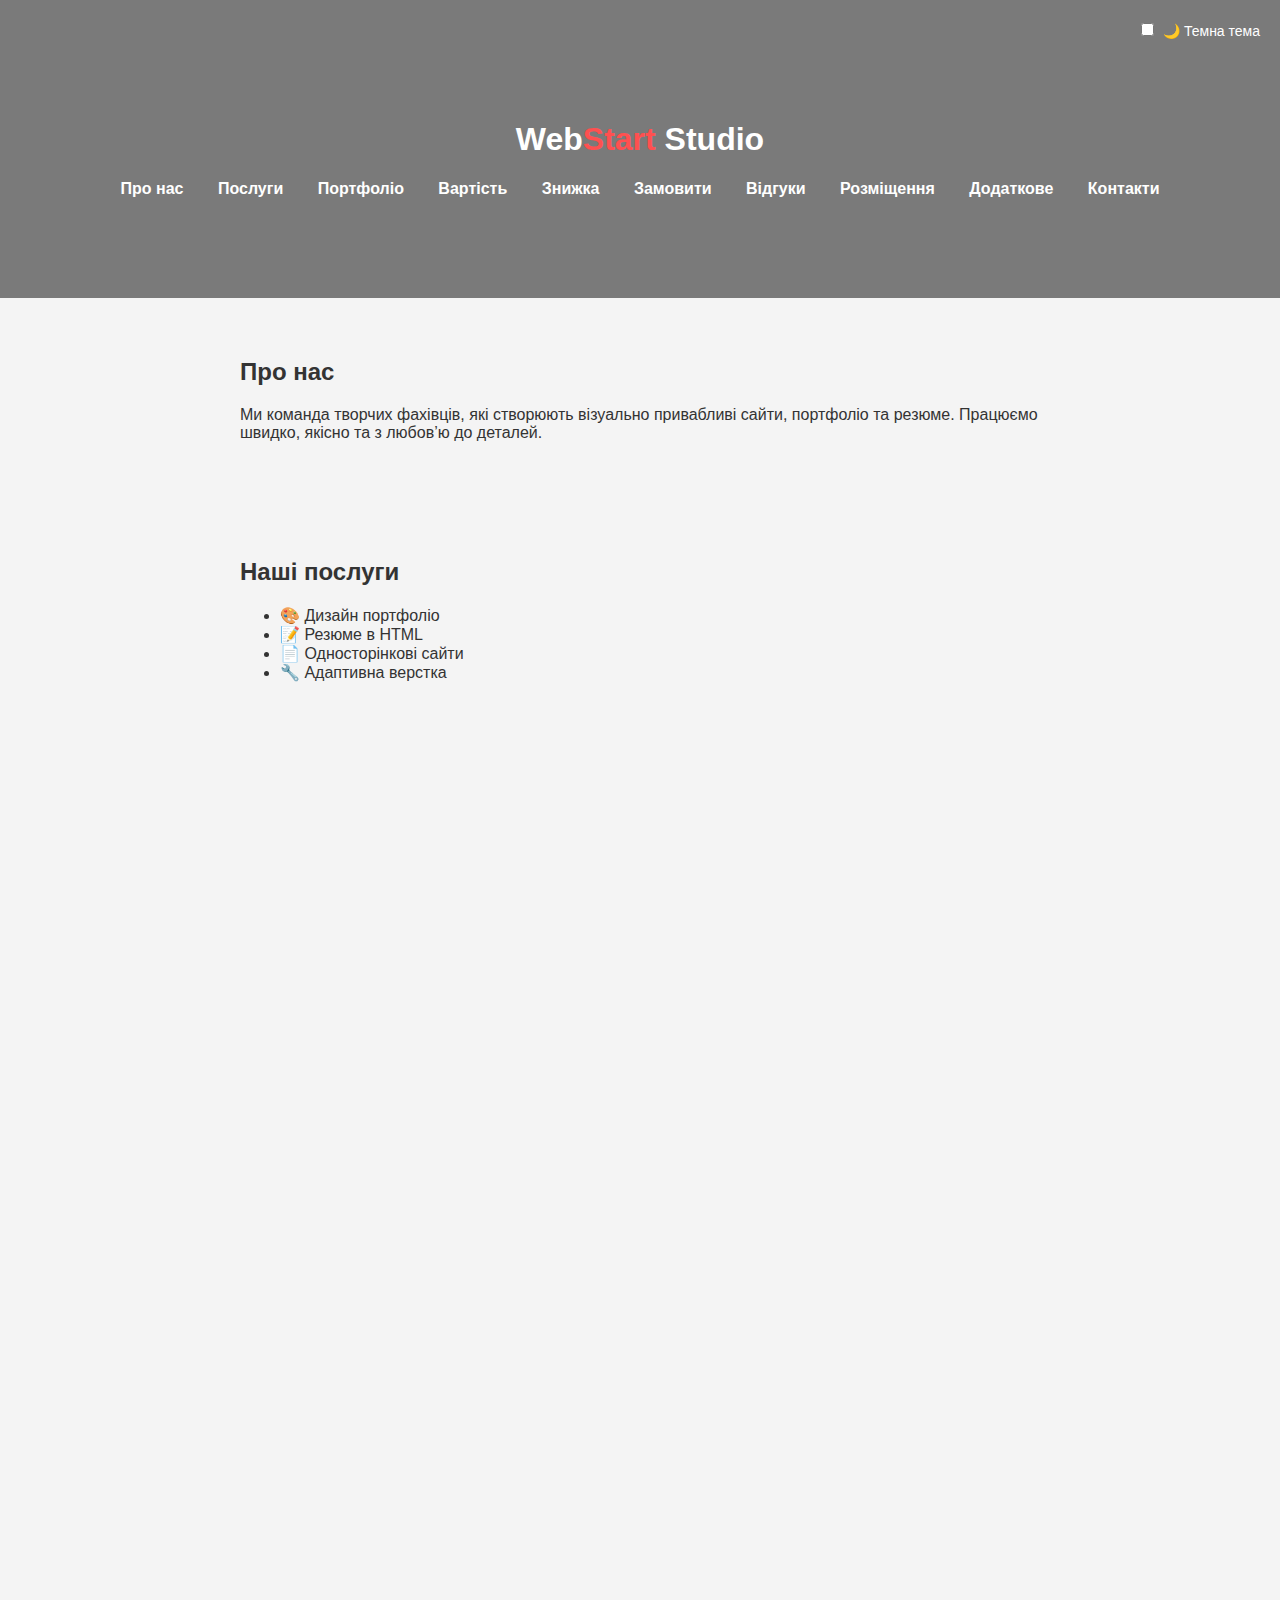
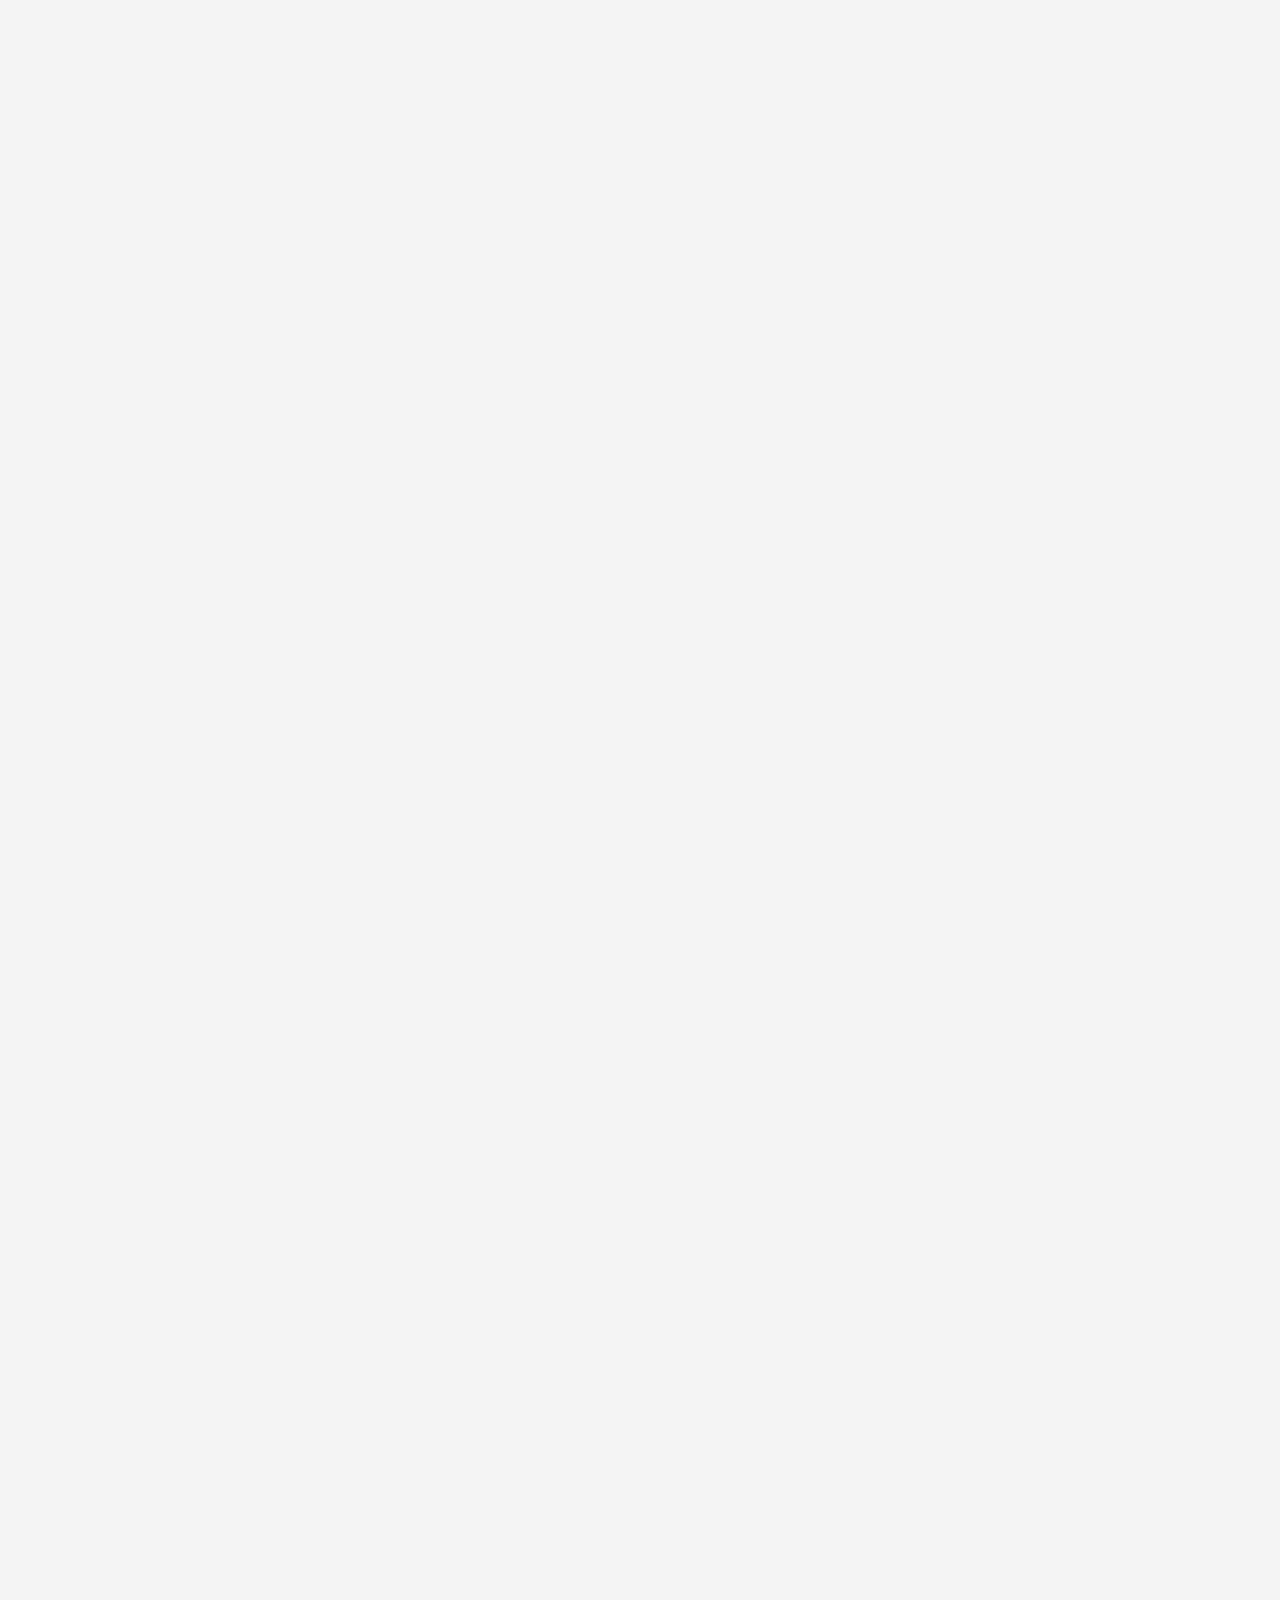
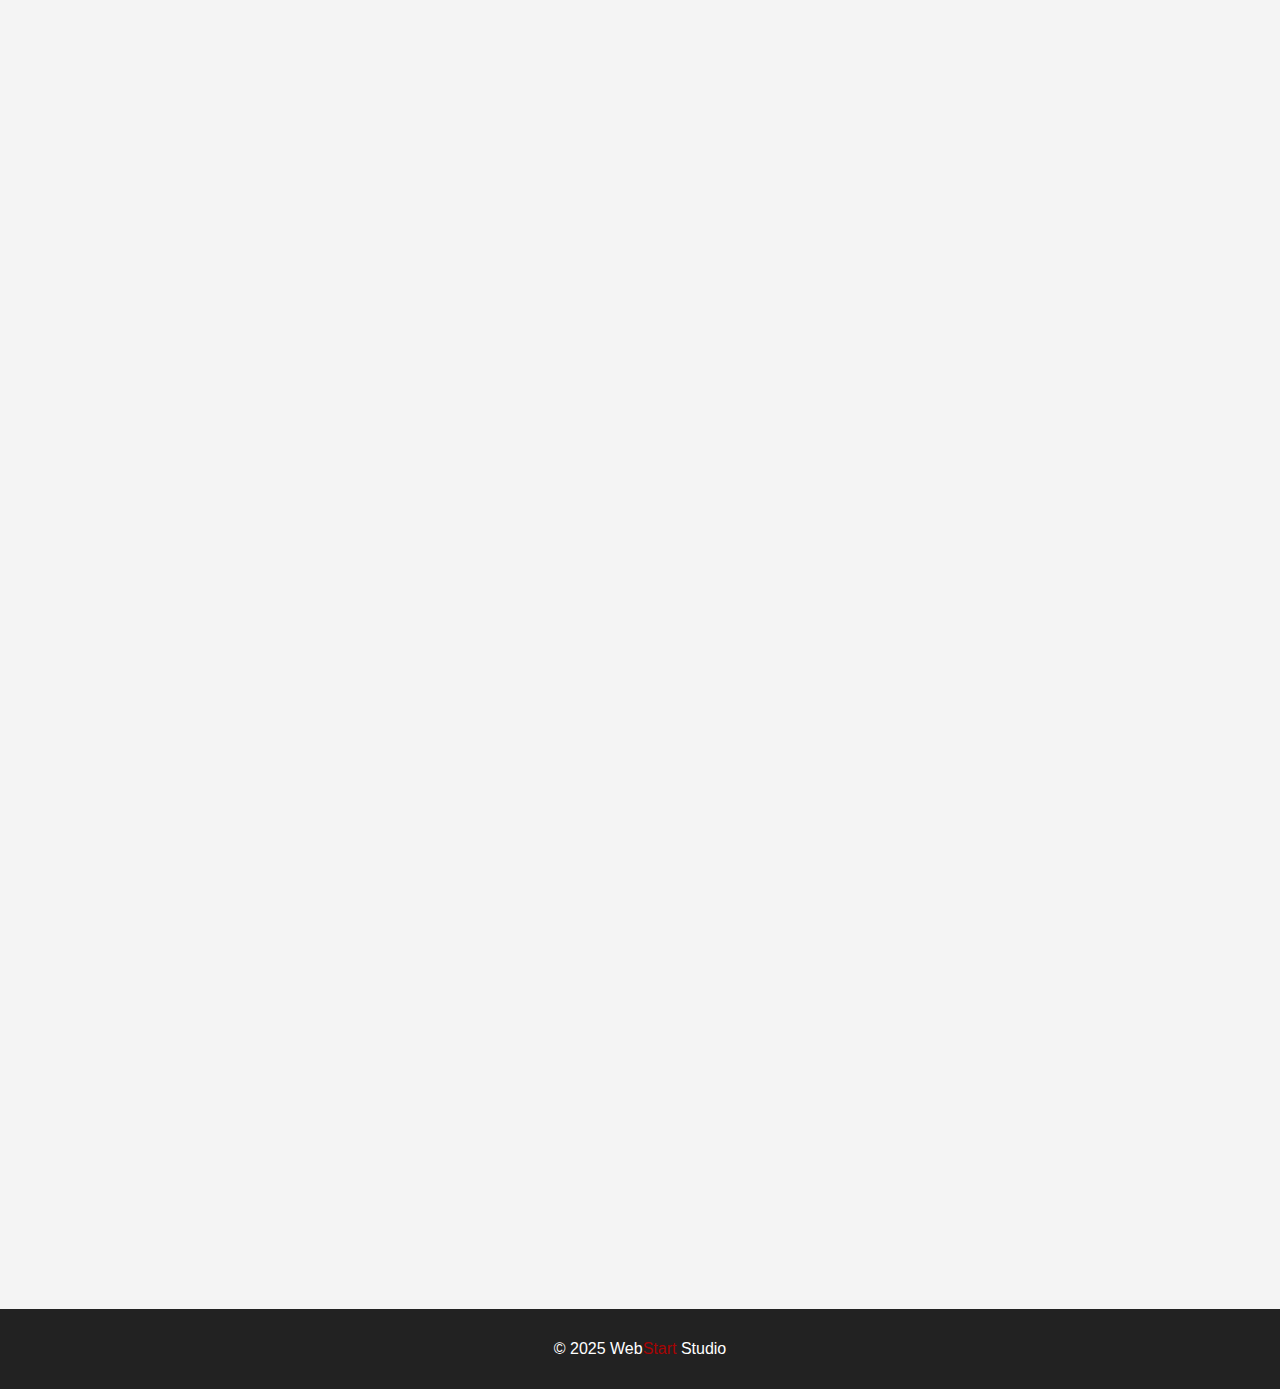
<file: WebStart Studio 1/index.html>
<!DOCTYPE html>
<html lang="uk">

<head>
    <meta charset="UTF-8" />
    <meta name="viewport" content="width=device-width, initial-scale=1.0" />
    <title>WebStart Studio</title>
    <link rel="stylesheet" href="https://cdnjs.cloudflare.com/ajax/libs/font-awesome/6.5.0/css/all.min.css">
    <link rel="stylesheet" href="style.css" />
    <link rel="icon" href="favicon-32x32.png" type="image/x-icon">
    <meta name="description"
        content="WebStart Studio — створення портфоліо, резюме та односторінкових сайтів. Адаптивна верстка, дизайн, реклама.">
    <meta name="keywords" content="портфоліо, резюме, лендінг, HTML, верстка, таргетована реклама">
    <!-- Google tag (gtag.js) -->
    <script async src="https://www.googletagmanager.com/gtag/js?id=G-PNL84GTKES"></script>
    <script>
        window.dataLayer = window.dataLayer || [];
        function gtag() { dataLayer.push(arguments); }
        gtag('js', new Date());

        gtag('config', 'G-PNL84GTKES');
    </script>
</head>

<body>
    <!-- Google Tag Manager (noscript) -->
    <noscript><iframe src="https://www.googletagmanager.com/ns.html?id=GTM-MGMWZKLK" height="0" width="0"
            style="display:none;visibility:hidden"></iframe></noscript>
    <!-- End Google Tag Manager (noscript) -->

    <header>
        <h1>Web<span class="logo-header">Start</span> Studio</h1>
        <nav>
            <a href="#about">Про нас</a>
            <a href="#services">Послуги</a>
            <a href="#portfolio">Портфоліо</a>
            <a href="#pricing">Вартість</a>
            <a href="#promo">Знижка</a>
            <a href="#briefs" class="nav-btn">Замовити</a>
            <a href="#testimonials">Відгуки</a>
            <a href="#hosting-help">Розміщення</a>
            <a href="#extras">Додаткове</a>
            <a href="#contact">Контакти</a>
        </nav>
        <label class="theme-toggle">
            <input type="checkbox" id="darkModeToggle">
            🌙 Темна тема
        </label>
    </header>

    <!-- Про нас  -->
    <section id="about">
        <h2>Про нас</h2>
        <p>Ми команда творчих фахівців, які створюють візуально
            привабливі
            сайти, портфоліо та резюме. Працюємо швидко, якісно та з любов’ю до деталей.</p>
    </section>
    <!-- Наші послуги -->
    <section id="services">
        <h2>Наші послуги</h2>
        <ul>
            <li>🎨 Дизайн портфоліо</li>
            <li>📝 Резюме в HTML</li>
            <li>📄 Односторінкові сайти</li>
            <li>🔧 Адаптивна верстка</li>
        </ul>
    </section>
    <!-- Наші роботи -->
    <section id="portfolio">
        <h2>Наші роботи</h2>
        <div class="portfolio-container">

            <div class="project-card">
                <div class="project-icon">🎨</div>
                <h3>Дизайн портфоліо</h3>
                <p>Ми створюємо стильні та функціональні макети, поєднуючи Developer style,Minimal style,Modern gradient
                    та безліч інших
                    трендових рішень. Кожен проєкт – це унікальне поєднання елегантного дизайну і адаптивності, що
                    підходить для різних
                    вакансій і платформ.</p>

                <details>
                    <summary> Переглянути </summary>
                    <a href="https://benevolent-naiad-cb3a58.netlify.app/" target="_blank" class="btn">Developer
                        style</a><br>
                    <a href="https://dashing-tanuki-7f8fb0.netlify.app/" target="_blank" class="btn">Minimal
                        style</a><br>
                    <a href="https://fantastic-parfait-65ff15.netlify.app/" target="_blank" class="btn">Modern
                        gradient</a><br>
                    <a href="https://starlit-tapioca-5f8da4.netlify.app/" target="_blank" class="btn">Premium</a>
                </details>
            </div>

            <div class="project-card">
                <div class="project-icon">📝</div>
                <h3>Резюме в HTML</h3>
                <p>Ми можемо створити різноманітні варіанти резюме, такі як класичне, креативне, мінімалістичне та
                    багато інших, в
                    залежності від вашого стилю та потреб. Легка HTML-сторінка з інтерактивним блоком навичок – це
                    ідеальний спосіб
                    ефективно презентувати свої вміння та досвід. Кожне резюме адаптується під різні пристрої, щоб
                    виглядати бездоганно на
                    будь-якому екрані.</p>
                <details>
                    <summary> Переглянути </summary>
                    <a href="https://cute-eclair-b92b0f.netlify.app/" target="_blank" class="btn">Classic</a>
                    <a href="https://resonant-fudge-055f66.netlify.app/" target="_blank" class="btn">Creative</a>
                    <a href="https://frolicking-sunflower-90993f.netlify.app/" target="_blank" class="btn">Minimal</a>
                    <a href="https://fluffy-sawine-100fa8.netlify.app/" target="_blank" class="btn">Premium</a>
                </details>
            </div>

            <div class="project-card">
                <div class="project-icon">📄</div>
                <h3>Односторінкові сайти</h3>
                <p>Ось деякі з наших проєктів, які ви можете оглянути: лендінг для Instagram "taplink", що ідеально
                    підходить для брендів і
                    фрілансерів; стильний лендінг для рекрутера, щоб залучати кандидатів; мікрокредитування для
                    просування, що дає
                    можливість швидко залучати клієнтів; а також сайт для пасажирських перевезень по ЄС, з легким
                    доступом до маршруту і
                    ціни. І це лише частина того, що ми можемо створити!</p>

                <details>
                    <summary> Переглянути </summary>
                    <a href="https://sage-naiad-50b7a5.netlify.app/" target="_blank" class="btn">Landing recruiter</a>
                    <a href="https://clinquant-melomakarona-a088a5.netlify.app/" target="_blank" class="btn">Instagram
                        "taplink"</a>
                    <a href="https://celebrated-faun-808026.netlify.app/" target="_blank" class="btn">Microlending for
                        promotion</a>
                    <a href="https://shimmering-tulumba-a21566.netlify.app/" target="_blank" class="btn">Eu Passenger
                        Transport Site</a>
                </details>
            </div>
        </div>
    </section>
    <!-- Вартість -->
    <section id="pricing">
        <h2>Вартість</h2>
        <table>
            <tr>
                <th>Послуга</th>
                <th>Ціна</th>
            </tr>
            <tr>
                <td>Портфоліо</td>
                <td>від 500 грн</td>
            </tr>
            <tr>
                <td>Резюме</td>
                <td>від 300 грн</td>
            </tr>
            <tr>
                <td>Лендінг</td>
                <td>від 800 грн</td>
            </tr>
            <tr>
                <td>Адаптивна верстка (мобільна версія)</td>
                <td>від 300 грн</td>
            </tr>
        </table>
    </section>
    <!-- Акція -->
    <section class="promo" id="promo">
        <div class="promo-container">
            <h2>Спеціальна пропозиція!</h2>
            <p>Замов резюме або портфоліо до 15 травня та отримай <strong>знижку 30%</strong>.</p>
            <div id="countdown" class="countdown"></div>
            <a href="https://t.me/Viktor_freelancer_recruiting_pit" target="_blank" class="promo-btn">Замовити зараз</a>
        </div>
    </section>
    <script>
        function startCountdown() {
            const countdown = document.getElementById("countdown");
            const deadline = new Date("2025-05-15T23:59:59");

            function updateCountdown() {
                const now = new Date();
                const diff = deadline - now;

                if (diff <= 0) {
                    countdown.innerHTML = "Час вийшов!";
                    return;
                }

                const days = Math.floor(diff / (1000 * 60 * 60 * 24));
                const hours = Math.floor((diff / (1000 * 60 * 60)) % 24);
                const minutes = Math.floor((diff / (1000 * 60)) % 60);
                const seconds = Math.floor((diff / 1000) % 60);

                countdown.innerHTML = `До кінця акції: ${days}д ${hours}г ${minutes}хв ${seconds}сек`;
            }

            updateCountdown();
            setInterval(updateCountdown, 1000);
        }

        document.addEventListener("DOMContentLoaded", startCountdown);
    </script>
    <!-- Замовити -->
    <section id="briefs" class="briefs">
        <div class="briefs-container">
            <h2 class="briefs-title">Замовити індивідуальний проєкт</h2>
            <p class="briefs-description">
                Оберіть напрям і завантажте короткий бриф. Після заповнення — надішліть його нам у Viber.
            </p>

            <div class="briefs-buttons">
                <a href="documents/brief_resume.docx" download class="brief-btn brief-resume">Бриф на резюме</a>
                <a href="documents/brief_portfolio.docx" download class="brief-btn brief-portfolio">Бриф на
                    портфоліо</a>
                <a href="documents/brief_site.docx" download class="brief-btn brief-site">Бриф на сайт</a>
            </div>
        </div>
    </section>
    <!-- Відгуки -->
    <section id="testimonials">
        <h2>Відгуки клієнтів</h2>
        <div class="testimonials-container">
            <div class="testimonial">
                <p>“Все зроблено за 3 дні — я у захваті!”</p>
                <cite>— Олена, маркетолог</cite>
            </div>
            <div class="testimonial">
                <p>“Замість довгих обіцянок — швидкий результат і якість. Рекомендую!”</p>
                <cite>— Андрій, власник онлайн-магазину</cite>
            </div>
            <div class="testimonial">
                <p>“Замовила сайт-резюме — виглядає сучасно, отримала нову роботу за тиждень.”</p>
                <cite>— Марія, безробітня</cite>
            </div>
        </div>
    </section>
    <!-- Хостинг -->
    <section id="hosting-help" class="info-section">
        <h2>Допомога з розміщенням сайту</h2>
        <p>
            Після створення вашого портфоліо, резюме або сайту, ви отримаєте архів з усіма файлами у форматі
            <strong>ZIP</strong>.
        </p>
        <p>
            Якщо у вас ще немає хостингу — ми допоможемо з <strong>реєстрацією на безкоштовних платформах</strong>,
            таких як
            <a href="https://www.netlify.com" target="_blank">Netlify</a> або <a href="https://vercel.com"
                target="_blank">Vercel</a>.
        </p>
        <p>
            Після цього ви зможете <strong>самостійно керувати сайтом</strong> або звернутися до нас за подальшою
            підтримкою.
        </p>
    </section>
    <!-- Додаткові можливості -->
    <section id="extras" class="extras-section">
        <h2>Додаткові можливості</h2>
        <div class="extras-container">
            <div class="extra-card">
                <div class="extra-icon">🎯</div>
                <h3>Таргетована реклама</h3>
                <p>Запускаємо ефективну рекламу в соціальних мережах для залучення клієнтів. <br>Ніша: <br>-Робота за
                    кордоном. <br>-Пасажирські перевезення до ЄС</p>
                <a href="calc.html" class="calc-button">Розрахувати рекламу</a>
            </div>
            <div class="extra-card">
                <div class="extra-icon">🖼️</div>
                <h3>Банери та Шаблони</h3>
                <p>Створюємо банери, обкладинки, креативи для реклами, соцмереж та сайтів.</p>
                <p class="price">Ціна: від 300 грн</p>
            </div>
        </div>
    </section>
    <!-- Контакти  -->
    <section id="contact">
        <h2>Контакти</h2>
        <p>📧 Email: <a href="mailto:webstartstudio978@gmail.com">webstartstudio978@gmail.com</a></p>
        <p>📱 Telefon: <a href="tel:+380661391932" target="_blank">+38(066) 139 19 32</a></p>
        <p>
            <a href="viber://chat?number=+380661391932" class="viber-button">Написати у Viber</a>

        </p>
    </section>

    <footer>
        <p>
            <a href="#" class="footer-link">&copy; 2025 Web<span class="logo-footer">Start</span> Studio</a>
        </p>
    </footer>

    <script src="script.js"></script>
</body>

</html>
</file>
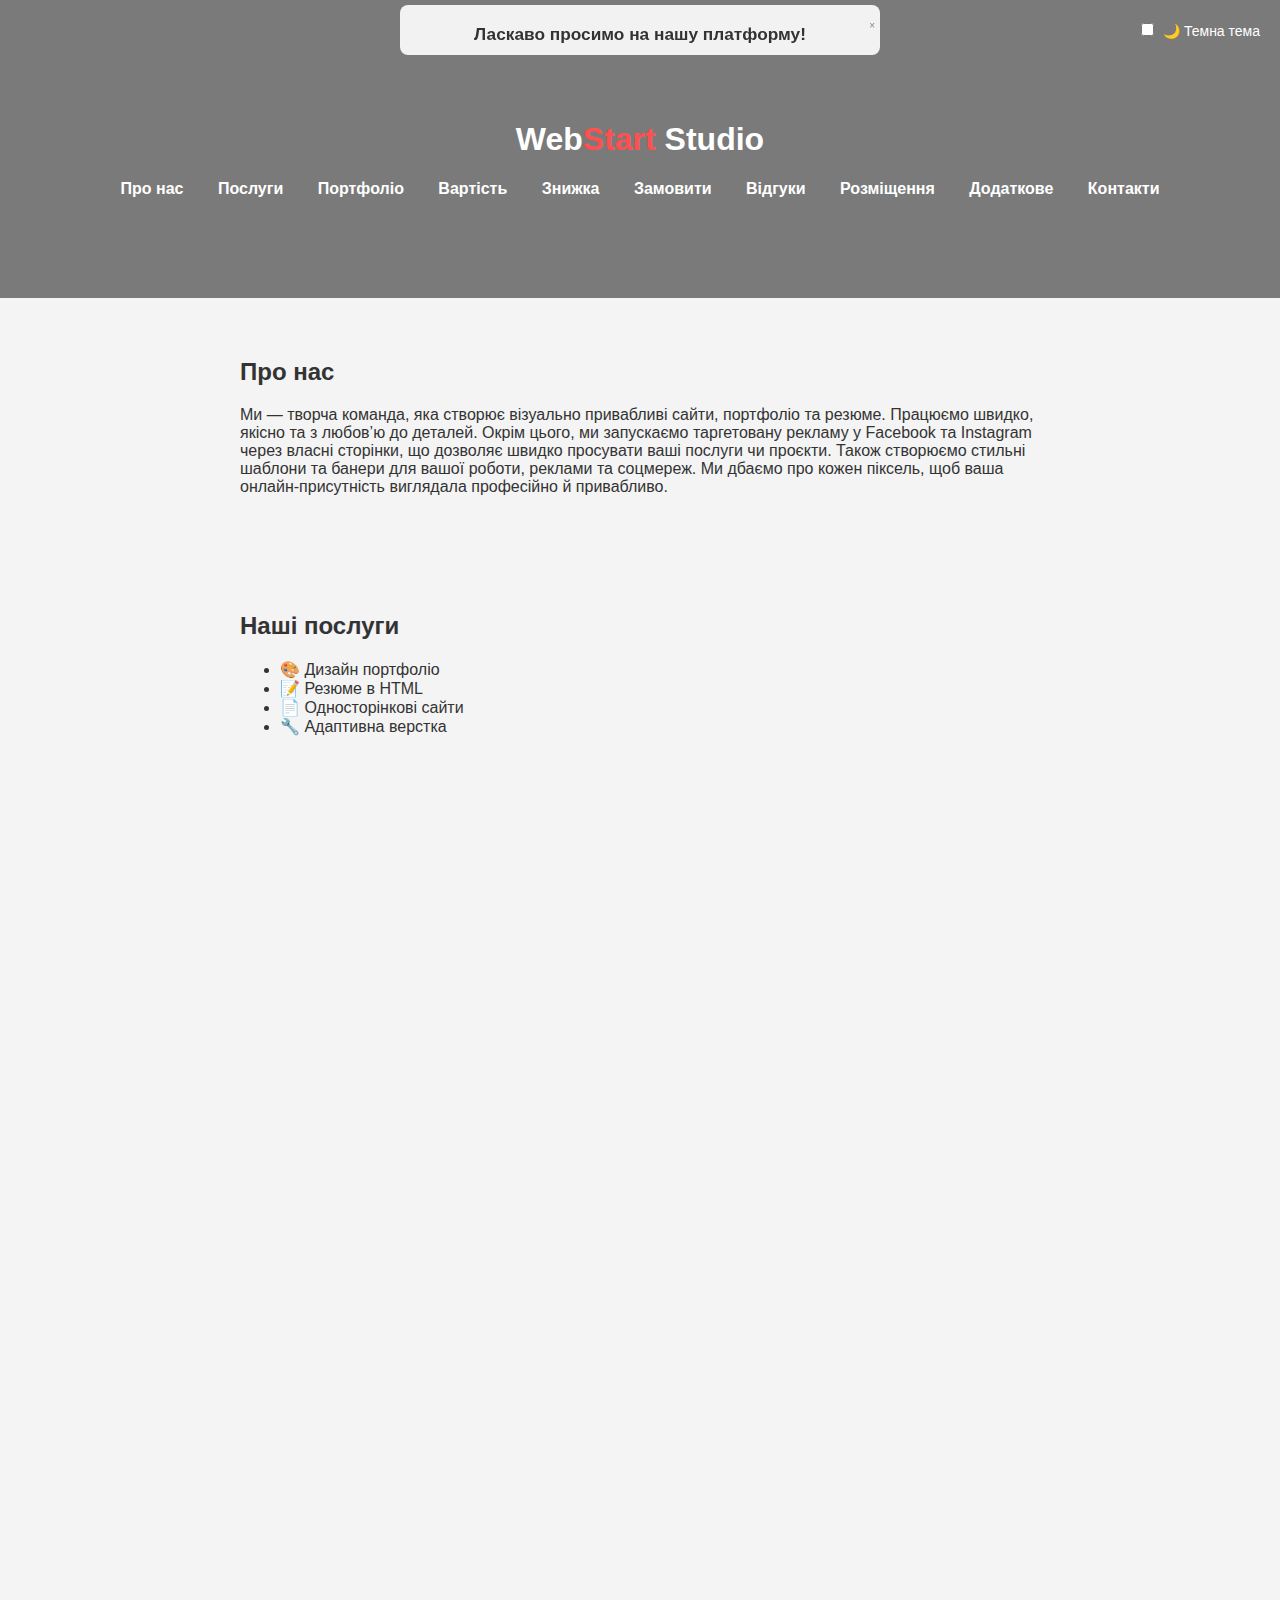
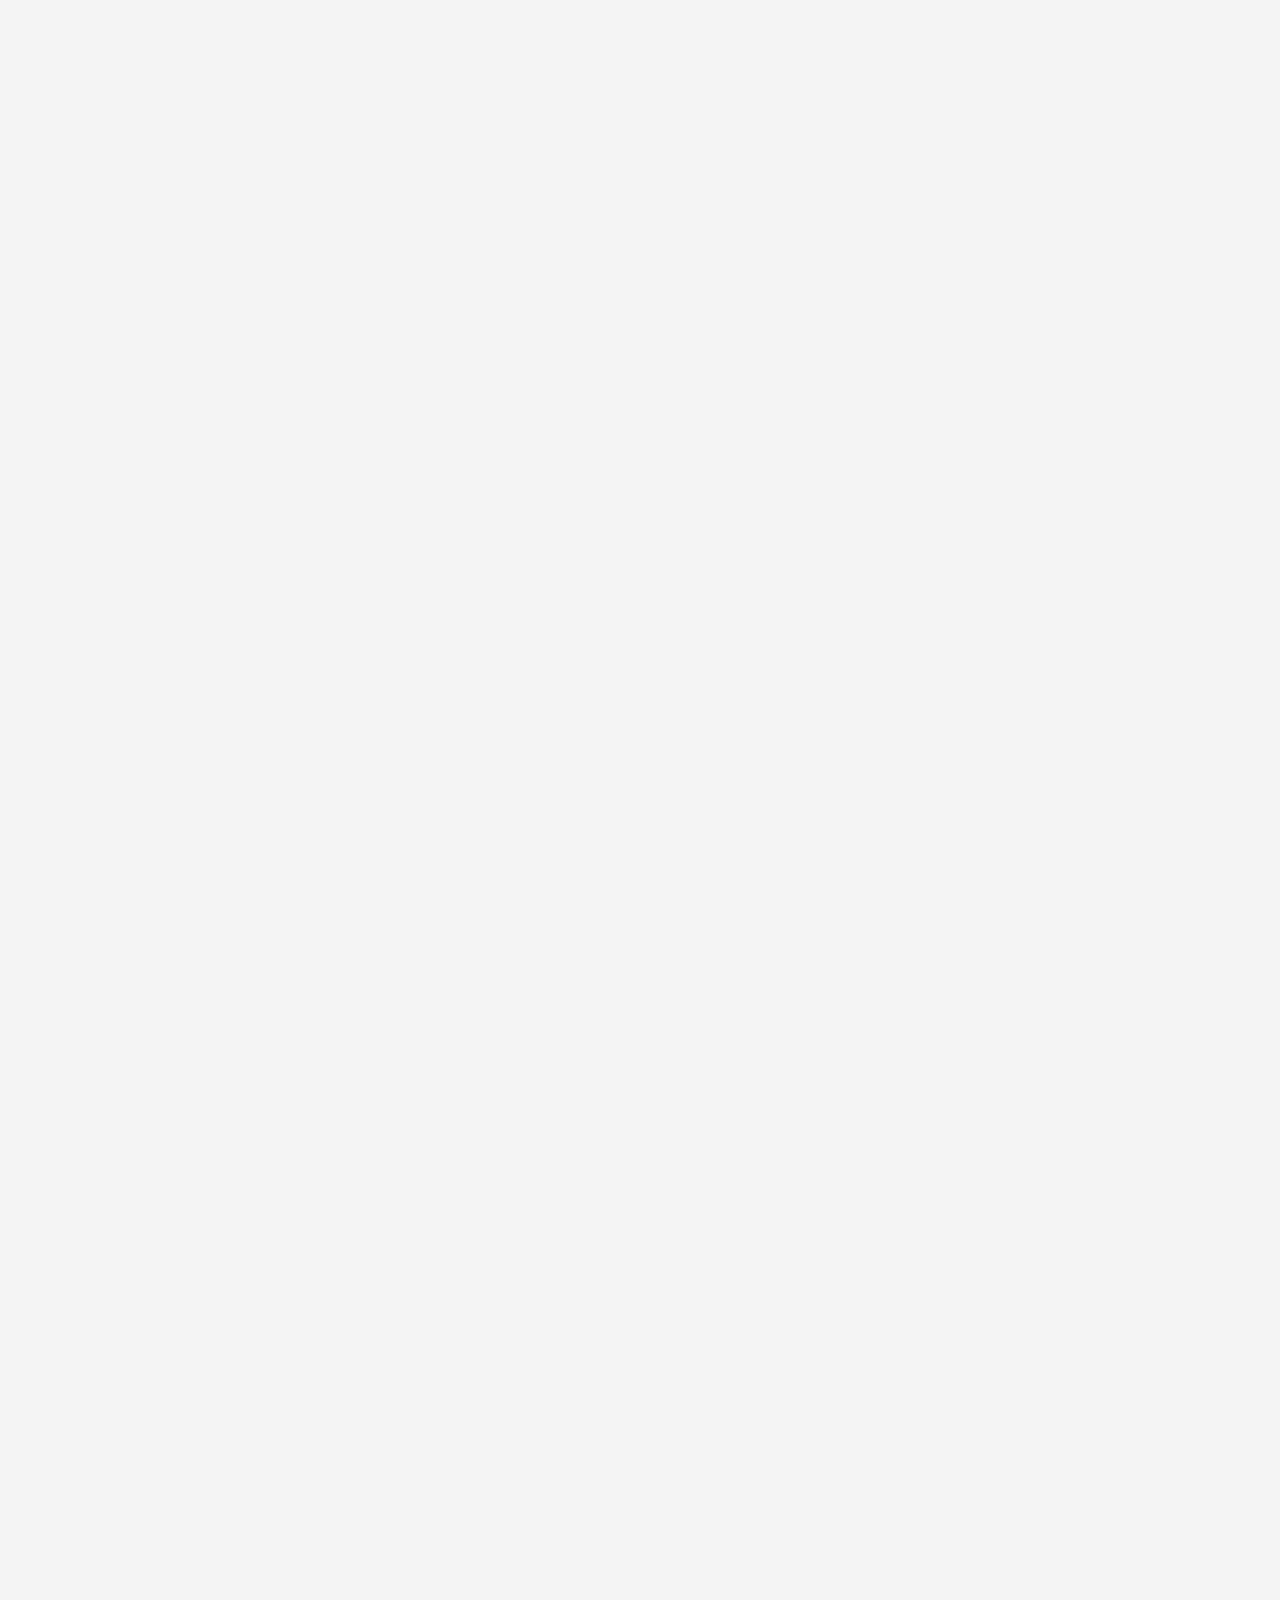
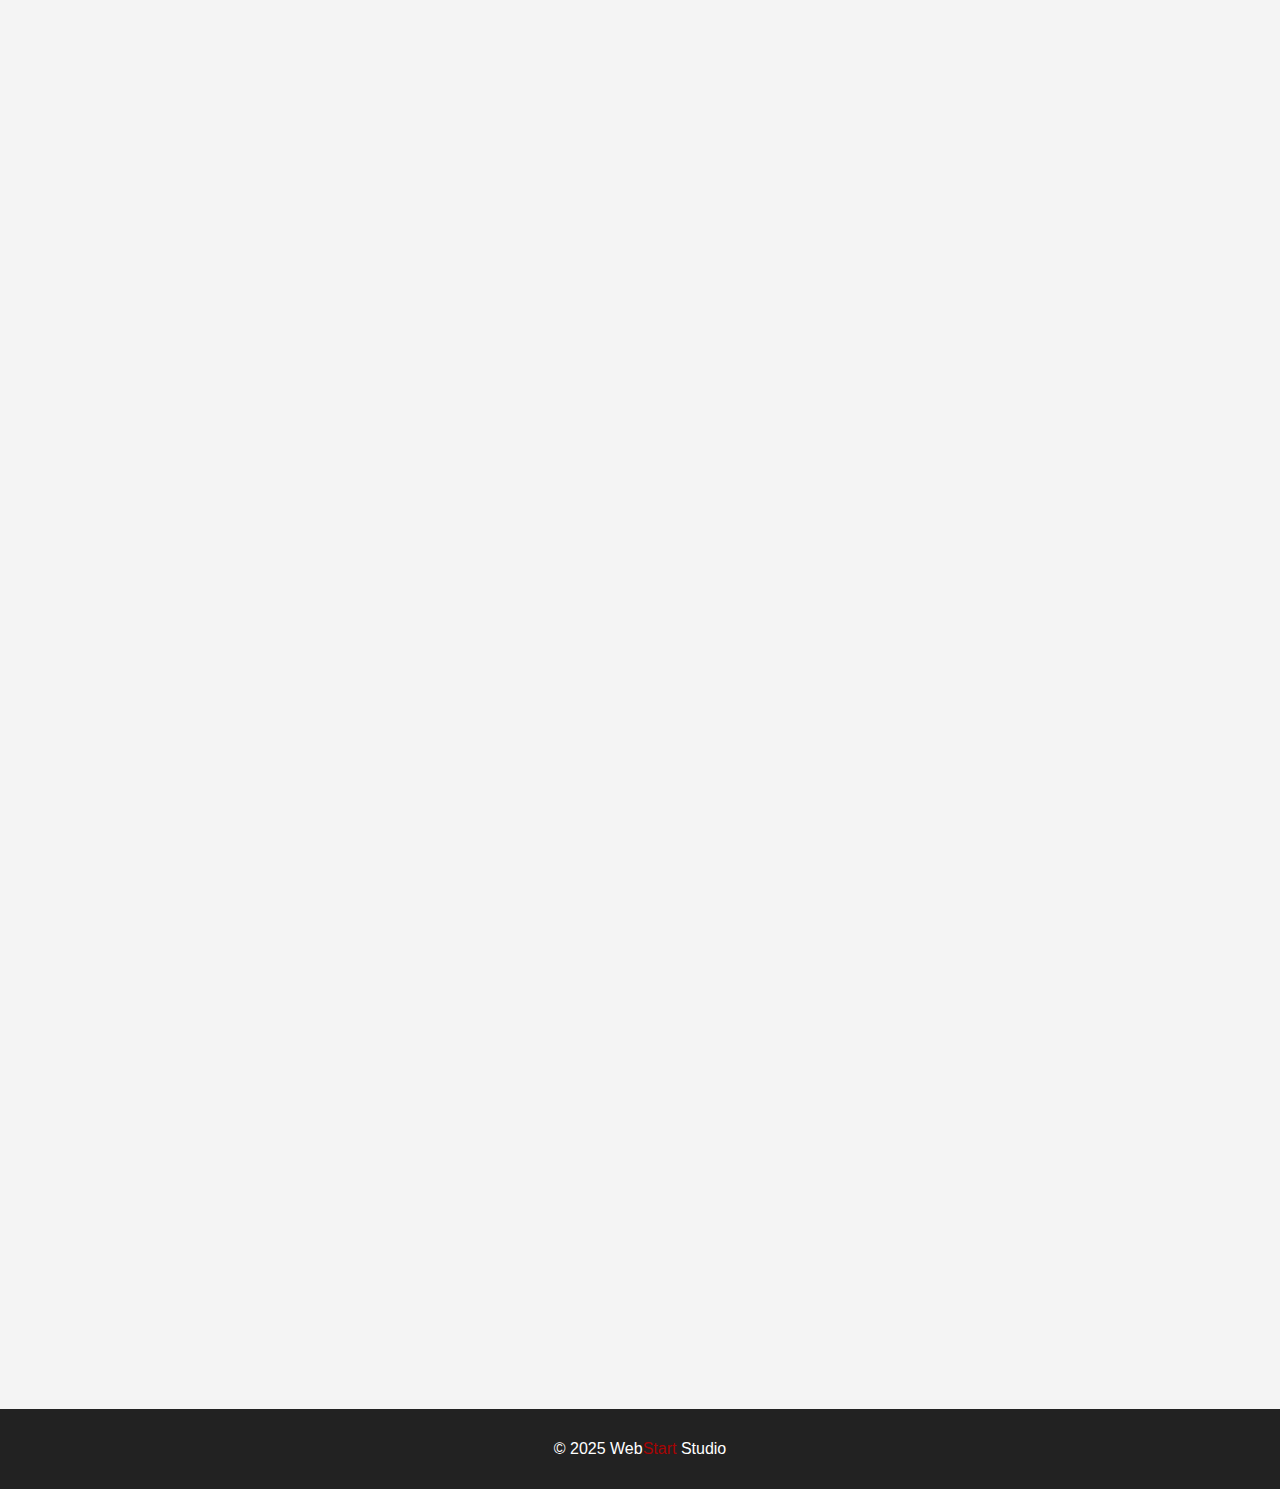
<file: WebStart Studio 2/index.html>
<!DOCTYPE html>
<html lang="uk">

<head>
    <meta charset="UTF-8" />
    <meta name="viewport" content="width=device-width, initial-scale=1.0" />
    <title>WebStart Studio</title>
    <link rel="stylesheet" href="https://cdnjs.cloudflare.com/ajax/libs/font-awesome/6.5.0/css/all.min.css">
    <link rel="stylesheet" href="style.css" />
    <link rel="icon" href="favicon-32x32.png" type="image/x-icon">
    <meta name="description"
        content="WebStart Studio — створення портфоліо, резюме та односторінкових сайтів. Адаптивна верстка, дизайн, реклама.">
    <meta name="keywords" content="портфоліо, резюме, лендінг, HTML, верстка, таргетована реклама">

    <!-- Google tag (gtag.js) -->
    <script async src="https://www.googletagmanager.com/gtag/js?id=G-PNL84GTKES"></script>
    <script>
        window.dataLayer = window.dataLayer || [];
        function gtag() { dataLayer.push(arguments); }
        gtag('js', new Date());

        gtag('config', 'G-PNL84GTKES');
    </script>

    <script src="script.js" defer></script>
</head>

<body>

    <!-- Google Tag Manager (noscript) -->
    <noscript><iframe src="https://www.googletagmanager.com/ns.html?id=GTM-MGMWZKLK" height="0" width="0"
            style="display:none;visibility:hidden"></iframe></noscript>
    <!-- End Google Tag Manager (noscript) -->

    <!-- Привітальне вікно -->
    <div id="welcome-modal" class="modal">
        <div class="modal-content">
            <span class="close-btn" id="close-btn">&times;</span>
            <h2>Ласкаво просимо на нашу платформу!</h2>
        </div>
    </div>

    <header>
        <h1>Web<span class="logo-header">Start</span> Studio</h1>
        <nav>
            <a href="#about">Про нас</a>
            <a href="#services">Послуги</a>
            <a href="#portfolio">Портфоліо</a>
            <a href="#pricing">Вартість</a>
            <a href="#promo">Знижка</a>
            <a href="#briefs" class="nav-btn">Замовити</a>
            <a href="#testimonials">Відгуки</a>
            <a href="#hosting-help">Розміщення</a>
            <a href="#extras">Додаткове</a>
            <a href="#contact">Контакти</a>
        </nav>

        <label class="theme-toggle">
            <input type="checkbox" id="darkModeToggle">
            🌙 Темна тема
        </label>
    </header>

    <!-- Про нас  -->
    <section id="about">
        <h2>Про нас</h2>
        <p>Ми — творча команда, яка створює візуально привабливі сайти, портфоліо та резюме. Працюємо швидко, якісно та
            з любов’ю
            до деталей.
            Окрім цього, ми запускаємо таргетовану рекламу у Facebook та Instagram через власні сторінки, що дозволяє
            швидко
            просувати ваші послуги чи проєкти.
            Також створюємо стильні шаблони та банери для вашої роботи, реклами та соцмереж. Ми дбаємо про кожен
            піксель, щоб ваша
            онлайн-присутність виглядала професійно й привабливо.</p>
    </section>
    <!-- Наші послуги -->
    <section id="services">
        <h2>Наші послуги</h2>
        <ul>
            <li>🎨 Дизайн портфоліо</li>
            <li>📝 Резюме в HTML</li>
            <li>📄 Односторінкові сайти</li>
            <li>🔧 Адаптивна верстка</li>
        </ul>
    </section>
    <!-- Наші роботи -->
    <section id="portfolio">
        <h2>Наші роботи</h2>
        <div class="portfolio-container">

            <div class="project-card">
                <div class="project-icon">🎨</div>
                <h3>Дизайн портфоліо</h3>
                <p>Ми створюємо стильні та функціональні макети, поєднуючи Developer style,Minimal style,Modern gradient
                    та безліч інших
                    трендових рішень. Кожен проєкт – це унікальне поєднання елегантного дизайну і адаптивності, що
                    підходить для різних
                    вакансій і платформ.</p>

                <details>
                    <summary> Переглянути </summary>
                    <a href="https://benevolent-naiad-cb3a58.netlify.app/" target="_blank" class="btn">Developer
                        style</a><br>
                    <a href="https://dashing-tanuki-7f8fb0.netlify.app/" target="_blank" class="btn">Minimal
                        style</a><br>
                    <a href="https://fantastic-parfait-65ff15.netlify.app/" target="_blank" class="btn">Modern
                        gradient</a><br>
                    <a href="https://starlit-tapioca-5f8da4.netlify.app/" target="_blank" class="btn">Premium</a>
                </details>
            </div>

            <div class="project-card">
                <div class="project-icon">📝</div>
                <h3>Резюме в HTML</h3>
                <p>Ми можемо створити різноманітні варіанти резюме, такі як класичне, креативне, мінімалістичне та
                    багато інших, в
                    залежності від вашого стилю та потреб. Легка HTML-сторінка з інтерактивним блоком навичок – це
                    ідеальний спосіб
                    ефективно презентувати свої вміння та досвід. Кожне резюме адаптується під різні пристрої, щоб
                    виглядати бездоганно на
                    будь-якому екрані.</p>
                <details>
                    <summary> Переглянути </summary>
                    <a href="https://cute-eclair-b92b0f.netlify.app/" target="_blank" class="btn">Classic</a>
                    <a href="https://resonant-fudge-055f66.netlify.app/" target="_blank" class="btn">Creative</a>
                    <a href="https://frolicking-sunflower-90993f.netlify.app/" target="_blank" class="btn">Minimal</a>
                    <a href="https://fluffy-sawine-100fa8.netlify.app/" target="_blank" class="btn">Premium</a>
                </details>
            </div>

            <div class="project-card">
                <div class="project-icon">📄</div>
                <h3>Односторінкові сайти</h3>
                <p>Ось деякі з наших проєктів, які ви можете оглянути: лендінг для Instagram "taplink", що ідеально
                    підходить для брендів і
                    фрілансерів; стильний лендінг для рекрутера, щоб залучати кандидатів; мікрокредитування для
                    просування, що дає
                    можливість швидко залучати клієнтів; а також сайт для пасажирських перевезень по ЄС, з легким
                    доступом до маршруту і
                    ціни. І це лише частина того, що ми можемо створити!</p>

                <details>
                    <summary> Переглянути </summary>
                    <a href="https://sage-naiad-50b7a5.netlify.app/" target="_blank" class="btn">Landing recruiter</a>
                    <a href="https://clinquant-melomakarona-a088a5.netlify.app/" target="_blank" class="btn">Instagram
                        "taplink"</a>
                    <a href="https://celebrated-faun-808026.netlify.app/" target="_blank" class="btn">Microlending for
                        promotion</a>
                    <a href="https://shimmering-tulumba-a21566.netlify.app/" target="_blank" class="btn">Eu Passenger
                        Transport Site</a>
                </details>
            </div>
        </div>
    </section>
    <!-- Вартість -->
    <section id="pricing">
        <h2>Вартість</h2>
        <table>
            <tr>
                <th>Послуга</th>
                <th>Ціна</th>
            </tr>
            <tr>
                <td>Портфоліо</td>
                <td>від 500 грн</td>
            </tr>
            <tr>
                <td>Резюме</td>
                <td>від 300 грн</td>
            </tr>
            <tr>
                <td>Лендінг</td>
                <td>від 800 грн</td>
            </tr>
            <tr>
                <td>Адаптивна верстка (мобільна версія)</td>
                <td>від 300 грн</td>
            </tr>
        </table>
    </section>
    <!-- Акція -->
    <section class="promo" id="promo">
        <div class="promo-container">
            <h2>Спеціальна пропозиція!</h2>
            <p>Замов резюме або портфоліо до 15 травня та отримай <strong>знижку 30%</strong>.</p>
            <div id="countdown" class="countdown"></div>
            <a href="https://t.me/Viktor_freelancer_recruiting_pit" target="_blank" class="promo-btn">Замовити зараз</a>
        </div>
    </section>
    <!-- Замовити -->
    <section id="briefs" class="briefs">
        <div class="briefs-container">
            <h2 class="briefs-title">Замовити індивідуальний проєкт</h2>
            <p class="briefs-description">
                Оберіть напрям і завантажте короткий бриф. Після заповнення — надішліть його нам у Viber.
            </p>

            <div class="briefs-buttons">
                <a href="documents/brief_resume.docx" download class="brief-btn brief-resume">Бриф на резюме</a>
                <a href="documents/brief_portfolio.docx" download class="brief-btn brief-portfolio">Бриф на
                    портфоліо</a>
                <a href="documents/brief_site.docx" download class="brief-btn brief-site">Бриф на сайт</a>
            </div>
        </div>
    </section>
    <!-- Відгуки -->
    <section id="testimonials">
        <h2>Відгуки клієнтів</h2>
        <div class="testimonials-container">
            <div class="testimonial">
                <p>“Все зроблено за 3 дні — я у захваті!”</p>
                <cite>— Олена, маркетолог</cite>
            </div>
            <div class="testimonial">
                <p>“Замість довгих обіцянок — швидкий результат і якість. Рекомендую!”</p>
                <cite>— Андрій, власник онлайн-магазину</cite>
            </div>
            <div class="testimonial">
                <p>“Замовила сайт-резюме — виглядає сучасно, отримала нову роботу за тиждень.”</p>
                <cite>— Марія, безробітня</cite>
            </div>
        </div>
    </section>
    <!-- Хостинг -->
    <section id="hosting-help" class="info-section">
        <h2>Допомога з розміщенням сайту</h2>
        <p>
            Після створення вашого портфоліо, резюме або сайту, ви отримаєте архів з усіма файлами у форматі
            <strong>ZIP</strong>.
        </p>
        <p>
            Якщо у вас ще немає хостингу — ми допоможемо з <strong>реєстрацією на безкоштовних платформах</strong>,
            таких як
            <a href="https://www.netlify.com" target="_blank">Netlify</a> або <a href="https://vercel.com"
                target="_blank">Vercel</a>.
        </p>
        <p>
            Після цього ви зможете <strong>самостійно керувати сайтом</strong> або звернутися до нас за подальшою
            підтримкою.
        </p>
    </section>
    <!-- Додаткові можливості -->
    <section id="extras" class="extras-section">
        <h2>Додаткові можливості</h2>
        <div class="extras-container">
            <div class="extra-card">
                <div class="extra-icon">🎯</div>
                <h3>Таргетована реклама</h3>
                <p>Запускаємо ефективну рекламу у Facebook та Instagram, щоб допомогти вам залучати більше клієнтів.
                    <br>Ніша: <br>-Робота за
                    кордоном. <br>-Пасажирські перевезення до ЄС
                </p>
                <a href="calc.html" class="calc-button">Розрахувати рекламу</a>
            </div>
            <div class="extra-card">
                <div class="extra-icon">🖼️</div>
                <h3>Банери та Шаблони</h3>
                <p>Створюємо банери, шаблони та креативи для реклами, соцмереж і сайтів за допомогою Canva. Розробляємо
                    шаблони з
                    урахуванням вашого стилю, можемо додати QR-коди, згенерувати фото,штучним інтелектом та інші
                    елементи для максимального
                    візуального ефекту.</p>
                <p class="price">Ціна: від 300 грн</p>
                <details>
                    <summary> Детальніше </summary>
                    <section>
                        <h2>Вартість</h2>
                        <table>
                            <tr>
                                <th>Послуга</th>
                                <th>Ціна</th>
                            </tr>
                            <tr>
                                <td>Простий банер (фото + текст + телефон + пошта)</td>
                                <td>300 грн</td>
                            </tr>
                            <tr>
                                <td>Додавання QR-коду</td>
                                <td>100 грн</td>
                            </tr>
                            <tr>
                                <td>Генерація фото штучним інтелектом</td>
                                <td>100 грн</td>
                            </tr>
                        </table>
                    </section>
                </details>
            </div>
        </div>
    </section>
    <!-- Контакти  -->
    <section id="contact">
        <h2>Контакти</h2>
        <p>📧 Email: <a href="mailto:webstartstudio978@gmail.com">webstartstudio978@gmail.com</a></p>
        <p>📱 Telefon: <a href="tel:+380661391932" target="_blank">+38(066) 139 19 32</a></p>
        <p>
            <a href="viber://chat?number=+380661391932" class="viber-button">Написати у Viber</a>

        </p>
    </section>

    <footer>
        <p>
            <a href="#" class="footer-link">&copy; 2025 Web<span class="logo-footer">Start</span> Studio</a>
        </p>
    </footer>

    <!-- Вікно допомоги -->
    <div id="popup" class="popup">
        <div class="popup-content">
            <p>Привіт! 👋<br>Мене звати Viktor. <br>Якщо потрібна допомога, <br>пишіть нам у <br><a
                    href="viber://chat?number=+380661391932" target="_blank">Viber 📱</a> чи <a
                    href="https://t.me/Viktor_freelancer_recruiting_pit" target="_blank">Telegram 💬</a>.</p>
            <button id="close-popup" class="close-btn">❌</button>
        </div>
    </div>

</body>

</html>
</file>
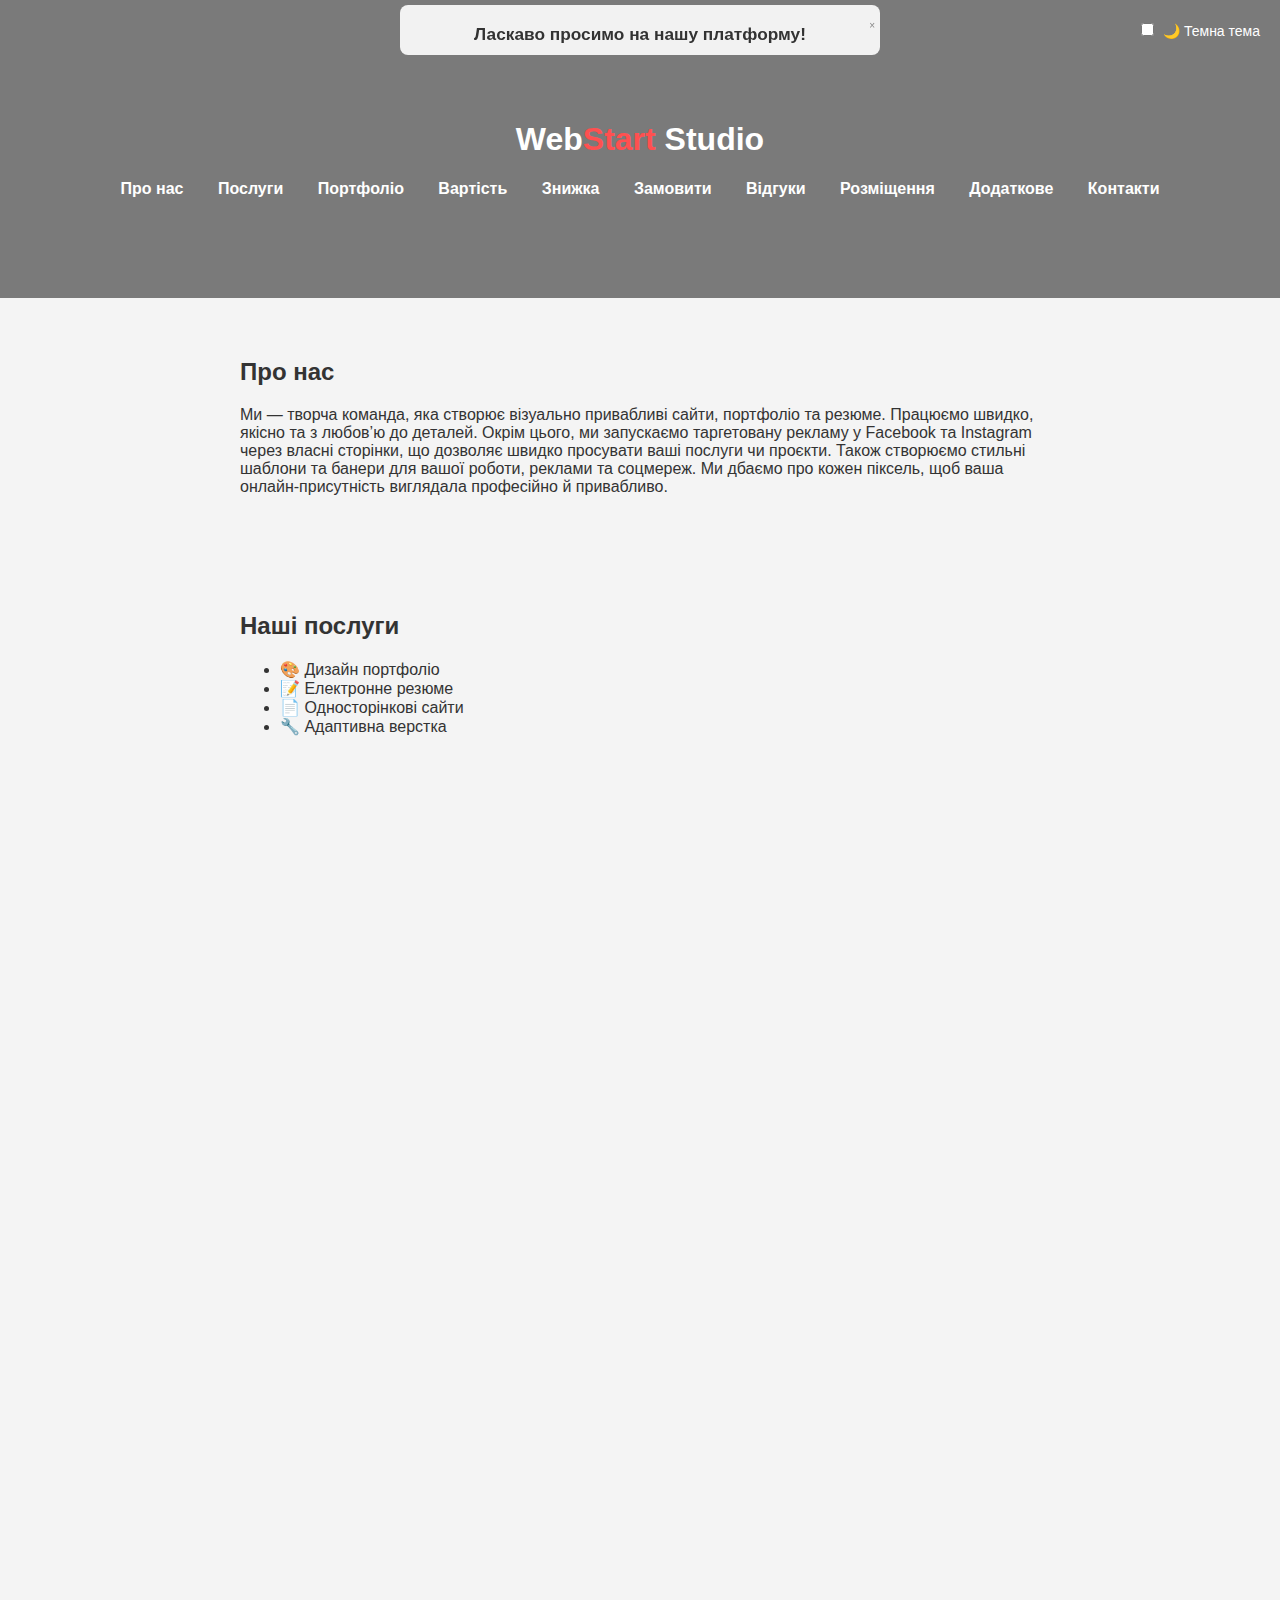
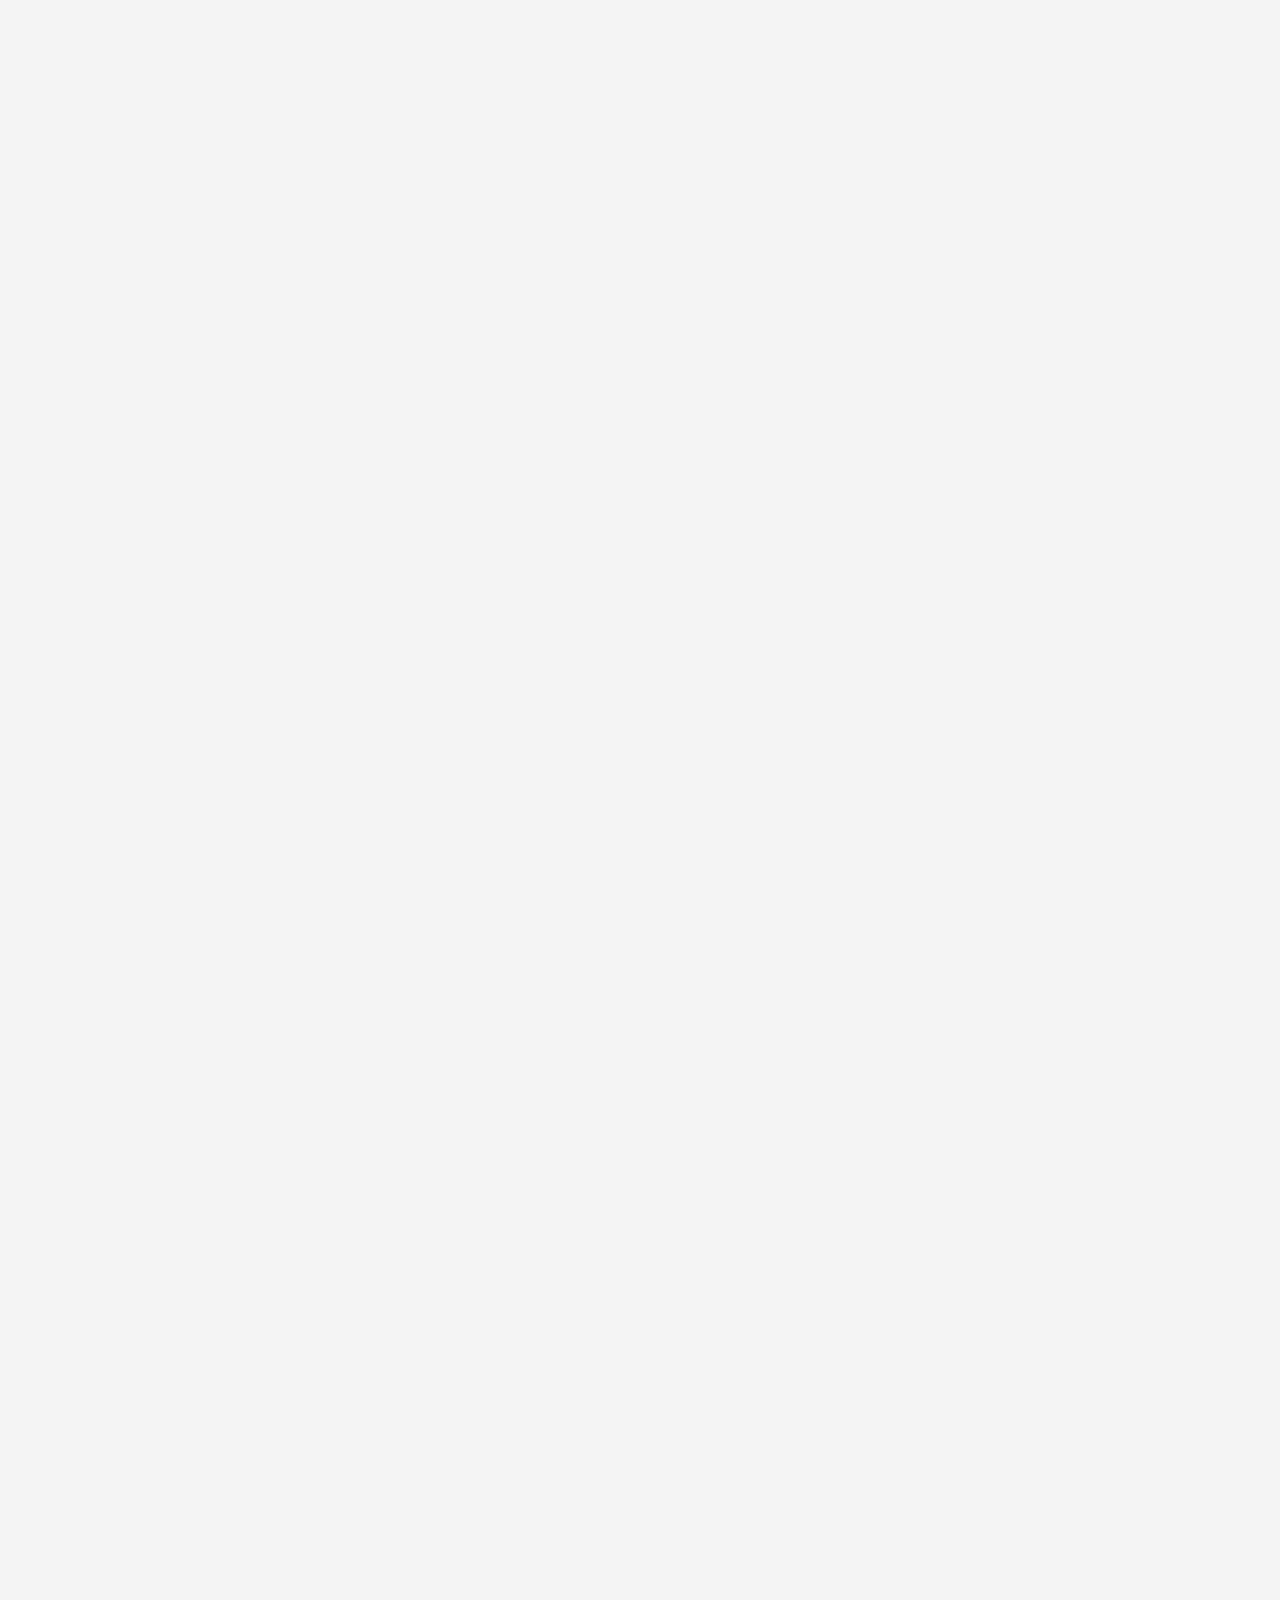
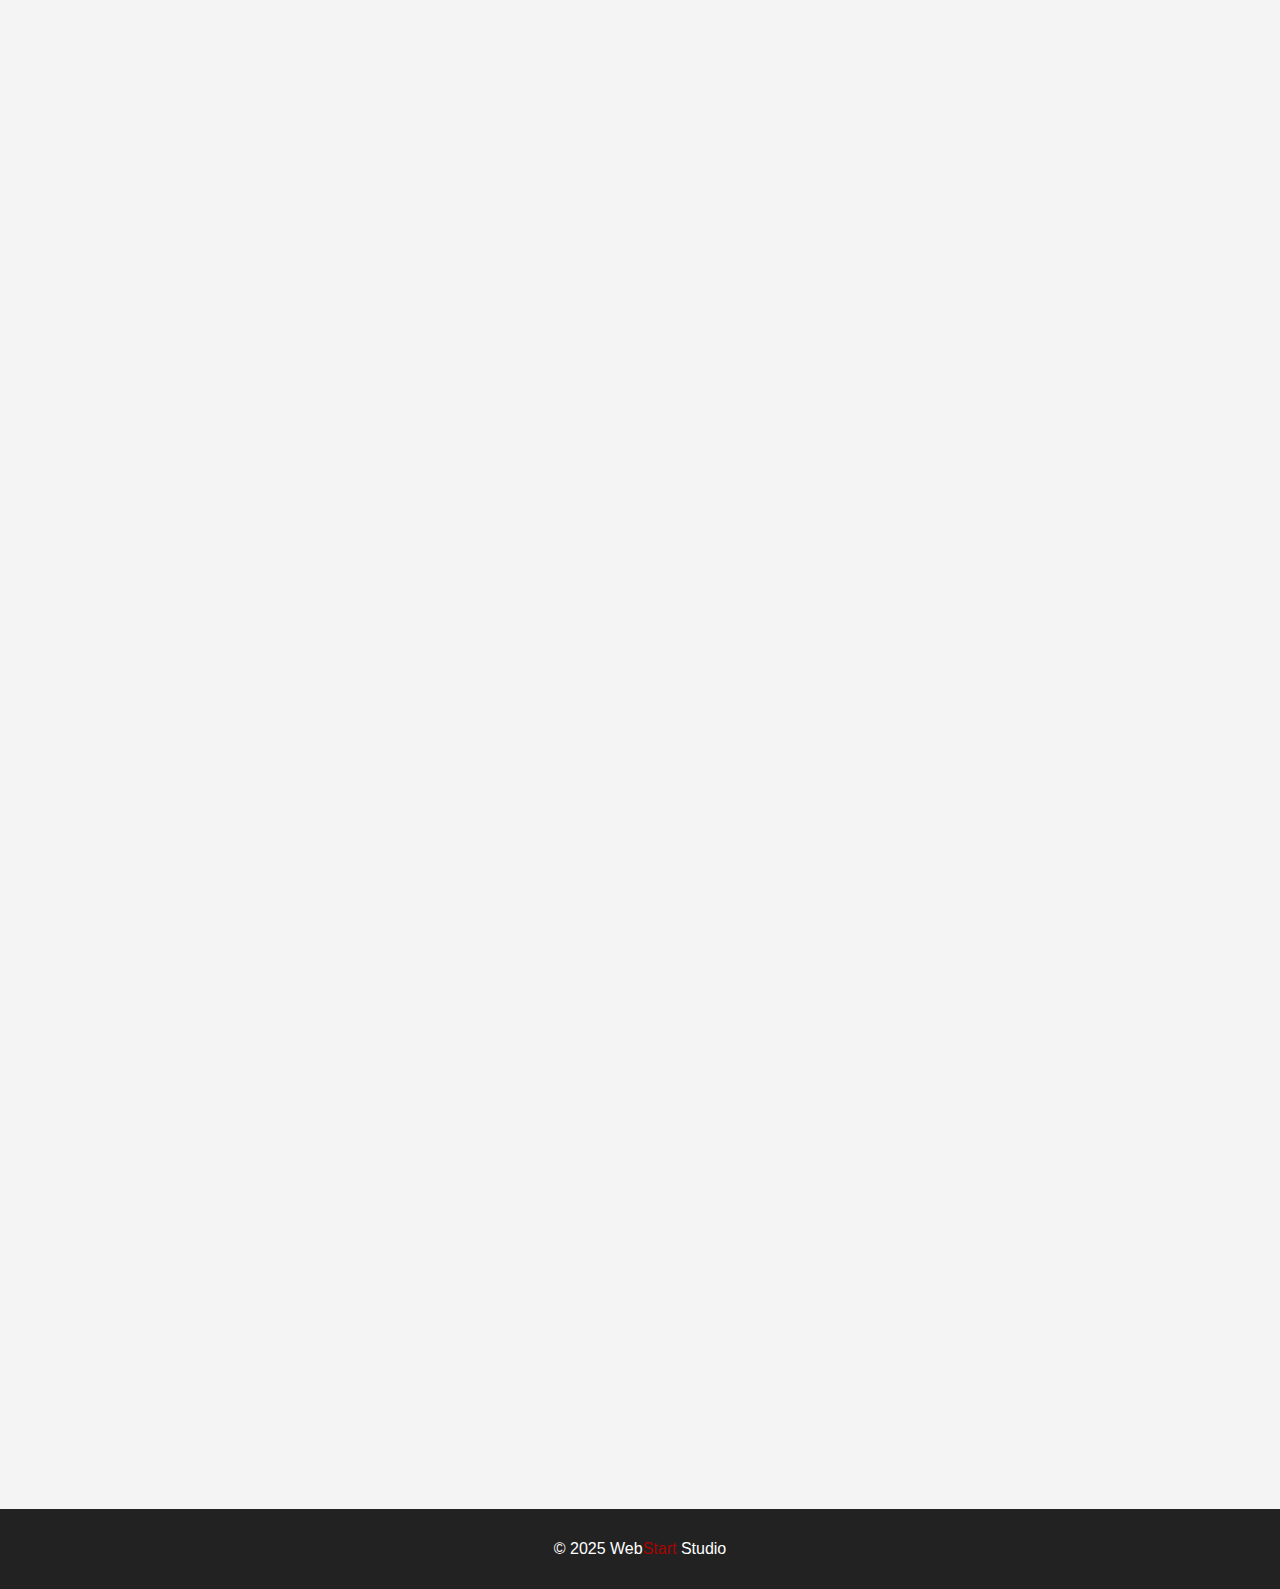
<file: WebStart Studio 3/index.html>
<!DOCTYPE html>
<html lang="uk">

<head>
    <meta charset="UTF-8" />
    <meta name="viewport" content="width=device-width, initial-scale=1.0" />
    <title>WebStart Studio</title>
    <link rel="stylesheet" href="https://cdnjs.cloudflare.com/ajax/libs/font-awesome/6.5.0/css/all.min.css">
    <link rel="stylesheet" href="style.css" />
    <link rel="icon" href="favicon-32x32.png" type="image/x-icon">
    <meta name="description"
        content="WebStart Studio — створення портфоліо, резюме та односторінкових сайтів. Адаптивна верстка, дизайн, реклама.">
    <meta name="keywords" content="портфоліо, резюме, лендінг, HTML, верстка, таргетована реклама">

    <!-- Open Graph для соцмереж -->
    <meta property="og:title" content="WebStart Studio" />
    <meta property="og:description"
        content="Створення портфоліо, резюме та односторінкових сайтів. Адаптивна верстка, дизайн, реклама." />
    <meta property="og:image"
        content="https://images.unsplash.com/photo-1506765515384-028b60a970df?auto=format&fit=crop&w=1600&q=80" />
    <meta property="og:url" content="https://scintillating-sunshine-94e986.netlify.app/" />
    <meta property="og:type" content="website" />
    <meta property="og:locale" content="uk_UA" />

    <!-- Twitter Card (опціонально) -->
    <meta name="twitter:card" content="summary_large_image" />
    <meta name="twitter:title" content="WebStart Studio" />
    <meta name="twitter:description"
        content="Створення портфоліо, резюме та односторінкових сайтів. Адаптивна верстка, дизайн, реклама." />
    <meta name="twitter:image"
        content="https://images.unsplash.com/photo-1506765515384-028b60a970df?auto=format&fit=crop&w=1600&q=80" />

    <!-- Google tag (gtag.js) -->
    <script async src="https://www.googletagmanager.com/gtag/js?id=G-PNL84GTKES"></script>
    <script>
        window.dataLayer = window.dataLayer || [];
        function gtag() { dataLayer.push(arguments); }
        gtag('js', new Date());

        gtag('config', 'G-PNL84GTKES');
    </script>

    <script src="script.js" defer></script>
</head>

<body>

    <!-- Google Tag Manager (noscript) -->
    <noscript><iframe src="https://www.googletagmanager.com/ns.html?id=GTM-MGMWZKLK" height="0" width="0"
            style="display:none;visibility:hidden"></iframe></noscript>
    <!-- End Google Tag Manager (noscript) -->

    <!-- Привітальне вікно -->
    <div id="welcome-modal" class="modal">
        <div class="modal-content">
            <span class="close-btn" id="close-btn">&times;</span>
            <h2>Ласкаво просимо на нашу платформу!</h2>
        </div>
    </div>

    <header>
        <h1>Web<span class="logo-header">Start</span> Studio</h1>

        <!-- Бургер-іконка -->
        <div class="burger" id="burger">
            <span></span>
            <span></span>
            <span></span>
        </div>

        <!-- Навігація -->
        <nav id="navMenu">
            <a href="#about">Про нас</a>
            <a href="#services">Послуги</a>
            <a href="#portfolio">Портфоліо</a>
            <a href="#pricing">Вартість</a>
            <a href="#promo">Знижка</a>
            <a href="#briefs" class="nav-btn">Замовити</a>
            <a href="#testimonials">Відгуки</a>
            <a href="#hosting-help">Розміщення</a>
            <a href="#extras">Додаткове</a>
            <a href="#contact">Контакти</a>
        </nav>

        <label class="theme-toggle">
            <input type="checkbox" id="darkModeToggle" />
            🌙 Темна тема
        </label>

    </header>

    <!-- Про нас  -->
    <section id="about">
        <h2>Про нас</h2>
        <p>Ми — творча команда, яка створює візуально привабливі сайти, портфоліо та резюме. Працюємо швидко, якісно та
            з любов’ю
            до деталей.
            Окрім цього, ми запускаємо таргетовану рекламу у Facebook та Instagram через власні сторінки, що дозволяє
            швидко
            просувати ваші послуги чи проєкти.
            Також створюємо стильні шаблони та банери для вашої роботи, реклами та соцмереж. Ми дбаємо про кожен
            піксель, щоб ваша
            онлайн-присутність виглядала професійно й привабливо.</p>
    </section>
    <!-- Наші послуги -->
    <section id="services">
        <h2>Наші послуги</h2>
        <ul>
            <li>🎨 Дизайн портфоліо</li>
            <li>📝 Електронне резюме </li>
            <li>📄 Односторінкові сайти</li>
            <li>🔧 Адаптивна верстка</li>
        </ul>
    </section>
    <!-- Наші роботи -->
    <section id="portfolio">
        <h2>Наші роботи</h2>
        <div class="portfolio-container">

            <div class="project-card">
                <div class="project-icon">🎨</div>
                <h3>Дизайн портфоліо</h3>
                <p>Ми створюємо стильні та функціональні макети, поєднуючи Developer style,Minimal style,Modern gradient
                    та безліч інших
                    трендових рішень. Кожен проєкт – це унікальне поєднання елегантного дизайну і адаптивності, що
                    підходить для різних
                    вакансій і платформ.</p>

                <details>
                    <summary> Переглянути </summary>
                    <a href="https://benevolent-naiad-cb3a58.netlify.app/" target="_blank" class="btn">Developer
                        style</a><br>
                    <a href="https://dashing-tanuki-7f8fb0.netlify.app/" target="_blank" class="btn">Minimal
                        style</a><br>
                    <a href="https://fantastic-parfait-65ff15.netlify.app/" target="_blank" class="btn">Modern
                        gradient</a><br>
                    <a href="https://starlit-tapioca-5f8da4.netlify.app/" target="_blank" class="btn">Premium</a>
                </details>
            </div>

            <div class="project-card">
                <div class="project-icon">📝</div>
                <h3>Електронне резюме</h3>
                <p>Ми можемо створити різноманітні варіанти резюме, такі як класичне, креативне, мінімалістичне та
                    багато інших, в
                    залежності від вашого стилю та потреб. Легка сторінка з інтерактивним блоком навичок – це
                    ідеальний спосіб
                    ефективно презентувати свої вміння та досвід. Кожне резюме адаптується під різні пристрої, щоб
                    виглядати бездоганно на
                    будь-якому екрані.</p>
                <details>
                    <summary> Переглянути </summary>
                    <a href="https://cute-eclair-b92b0f.netlify.app/" target="_blank" class="btn">Classic</a>
                    <a href="https://resonant-fudge-055f66.netlify.app/" target="_blank" class="btn">Creative</a>
                    <a href="https://frolicking-sunflower-90993f.netlify.app/" target="_blank" class="btn">Minimal</a>
                    <a href="https://fluffy-sawine-100fa8.netlify.app/" target="_blank" class="btn">Premium</a>
                </details>
            </div>

            <div class="project-card">
                <div class="project-icon">📄</div>
                <h3>Односторінкові сайти</h3>
                <p>Ось деякі з наших проєктів, які ви можете оглянути: лендінг для Instagram "taplink", що ідеально
                    підходить для брендів і
                    фрілансерів; стильний лендінг для рекрутера, щоб залучати кандидатів; мікрокредитування для
                    просування, що дає
                    можливість швидко залучати клієнтів; а також сайт для пасажирських перевезень по ЄС, з легким
                    доступом до маршруту і
                    ціни. І це лише частина того, що ми можемо створити!</p>

                <details>
                    <summary> Переглянути </summary>
                    <a href="https://sage-naiad-50b7a5.netlify.app/" target="_blank" class="btn">Landing recruiter</a>
                    <a href="https://clinquant-melomakarona-a088a5.netlify.app/" target="_blank" class="btn">Instagram
                        "taplink"</a>
                    <a href="https://celebrated-faun-808026.netlify.app/" target="_blank" class="btn">Microlending for
                        promotion</a>
                    <a href="https://shimmering-tulumba-a21566.netlify.app/" target="_blank" class="btn">Eu Passenger
                        Transport Site</a>
                </details>
            </div>
        </div>
    </section>
    <!-- Вартість -->
    <section id="pricing">
        <h2>Вартість</h2>
        <table>
            <tr>
                <th>Послуга</th>
                <th>Ціна</th>
            </tr>
            <tr>
                <td>Портфоліо</td>
                <td>від 500 грн</td>
            </tr>
            <tr>
                <td>Резюме</td>
                <td>від 300 грн</td>
            </tr>
            <tr>
                <td>Лендінг</td>
                <td>від 800 грн</td>
            </tr>
            <tr>
                <td>Адаптивна верстка (мобільна версія)</td>
                <td>від 300 грн</td>
            </tr>
        </table>
    </section>
    <!-- Акція -->
    <section class="promo" id="promo">
        <div class="promo-container">
            <h2>Спеціальна пропозиція!</h2>
            <p>Замов резюме або портфоліо до 15 травня та отримай <strong>знижку 30%</strong>.</p>
            <div id="countdown" class="countdown"></div>
            <a href="https://t.me/Viktor_freelancer_recruiting_pit" target="_blank" class="promo-btn">Замовити зараз</a>
        </div>
    </section>
    <!-- Замовити -->
    <section id="briefs" class="briefs">
        <div class="briefs-container">
            <h2 class="briefs-title">Для оформлення замовлення індивідуального проєкту.</h2>
            <p class="briefs-description">
                Оберіть напрям і завантажте короткий бриф. <br>Після того, як ви його заповните, надішліть нам у <a
                    href="viber://chat?number=+380661391932">Viber</a>
            </p>

            <div class="briefs-buttons">
                <a href="documents/brief_resume.docx" download class="brief-btn brief-resume">Бриф на резюме</a>
                <a href="documents/brief_portfolio.docx" download class="brief-btn brief-portfolio">Бриф на
                    портфоліо</a>
                <a href="documents/brief_site.docx" download class="brief-btn brief-site">Бриф на сайт</a>
            </div>
        </div>
    </section>
    <!-- Відгуки -->
    <section id="testimonials">
        <h2>Відгуки клієнтів</h2>
        <div class="testimonials-container">
            <div class="testimonial">
                <p>“Все зроблено за 3 дні — я у захваті!”</p>
                <cite>— Олена, маркетолог</cite>
            </div>
            <div class="testimonial">
                <p>“Замість довгих обіцянок — швидкий результат і якість. Рекомендую!”</p>
                <cite>— Андрій, власник онлайн-магазину</cite>
            </div>
            <div class="testimonial">
                <p>“Замовила сайт-резюме — виглядає сучасно, отримала нову роботу за тиждень.”</p>
                <cite>— Марія, безробітня</cite>
            </div>
        </div>
    </section>
    <!-- Хостинг -->
    <section id="hosting-help" class="info-section">
        <h2>Розміщення та підтримка</h2>
        <p>
            Після створення вашого портфоліо, резюме або сайту, ви отримаєте архів з усіма файлами у форматі
            <strong>ZIP</strong>.
        </p>
        <p>
            Якщо у вас ще немає хостингу — ми допоможемо з <strong>реєстрацією на безкоштовній платформі</strong>,
            такі як
            <a href="https://www.netlify.com" target="_blank">Netlify</a>
        </p>
        <p>
            Після цього ви зможете <strong>самостійно керувати своїми файлами</strong> або звернутися до нас за
            подальшою
            підтримкою.
        </p>
        <a href="documents/Netlify_registration_instructions.docx" download class="brief-btn">Інструкція
            щодо реєстрації у Netlify</a>
    </section>
    <!-- Додаткові можливості -->
    <section id="extras" class="extras-section">
        <h2>Додаткові можливості</h2>
        <div class="extras-container">
            <div class="extra-card">
                <div class="extra-icon">🎯</div>
                <h3>Таргетована реклама</h3>
                <p>Запускаємо ефективну рекламу у Facebook та Instagram, щоб допомогти вам залучати більше клієнтів.
                    <br>Ніша: <br>-Робота за
                    кордоном. <br>-Пасажирські перевезення до ЄС
                </p>
                <a href="calc.html" class="calc-button">Розрахувати рекламу</a>
            </div>
            <div class="extra-card">
                <div class="extra-icon">🖼️</div>
                <h3>Банери та Шаблони</h3>
                <p>Створюємо банери, шаблони та креативи для реклами, соцмереж і сайтів за допомогою Canva. Розробляємо
                    шаблони з
                    урахуванням вашого стилю, можемо додати QR-коди, згенерувати фото,штучним інтелектом та інші
                    елементи для максимального
                    візуального ефекту.</p>
                <p class="price">Ціна: від 300 грн</p>
                <details>
                    <summary> Детальніше </summary>
                    <section>
                        <h2>Вартість</h2>
                        <table>
                            <tr>
                                <th>Послуга</th>
                                <th>Ціна</th>
                            </tr>
                            <tr>
                                <td>Простий банер (фото + текст + телефон + пошта)</td>
                                <td>300 грн</td>
                            </tr>
                            <tr>
                                <td>Додавання QR-коду</td>
                                <td>100 грн</td>
                            </tr>
                            <tr>
                                <td>Генерація фото штучним інтелектом</td>
                                <td>100 грн</td>
                            </tr>
                        </table>
                    </section>
                </details>
            </div>
        </div>
    </section>
    <!-- Контакти  -->
    <section id="contact">
        <h2>Контакти</h2>
        <p>📧 Email: <a href="mailto:webstartstudio978@gmail.com">webstartstudio978@gmail.com</a></p>
        <p>📱 Telefon: <a href="tel:+380661391932" target="_blank">+38(066) 139 19 32</a></p>
        <p>
            <a href="viber://chat?number=+380661391932" class="viber-button">Написати у Viber</a>

        </p>
    </section>

    <footer>
        <p>
            <a href="#" class="footer-link">&copy; 2025 Web<span class="logo-footer">Start</span> Studio</a>
        </p>
    </footer>

    <!-- Вікно допомоги -->
    <div id="popup" class="popup">
        <div class="popup-content">
            <p>Привіт! 👋<br>
                🤖 Я – Djon,<br>
                твій особистий гід у<br>
                WebStart Studio.<br>
                Якщо потрібна допомога,<br>
                пиши нам у <br>
                <a href="viber://chat?number=+380661391932" target="_blank">Viber 📱
                </a> чи <a href="https://t.me/Viktor_freelancer_recruiting_pit" target="_blank">Telegram 💬</a>.
            </p>
            <button id="close-popup" class="close-btn">❌</button>
        </div>
    </div>

    <script src="main.js" defer></script>

</body>

</html>
</file>
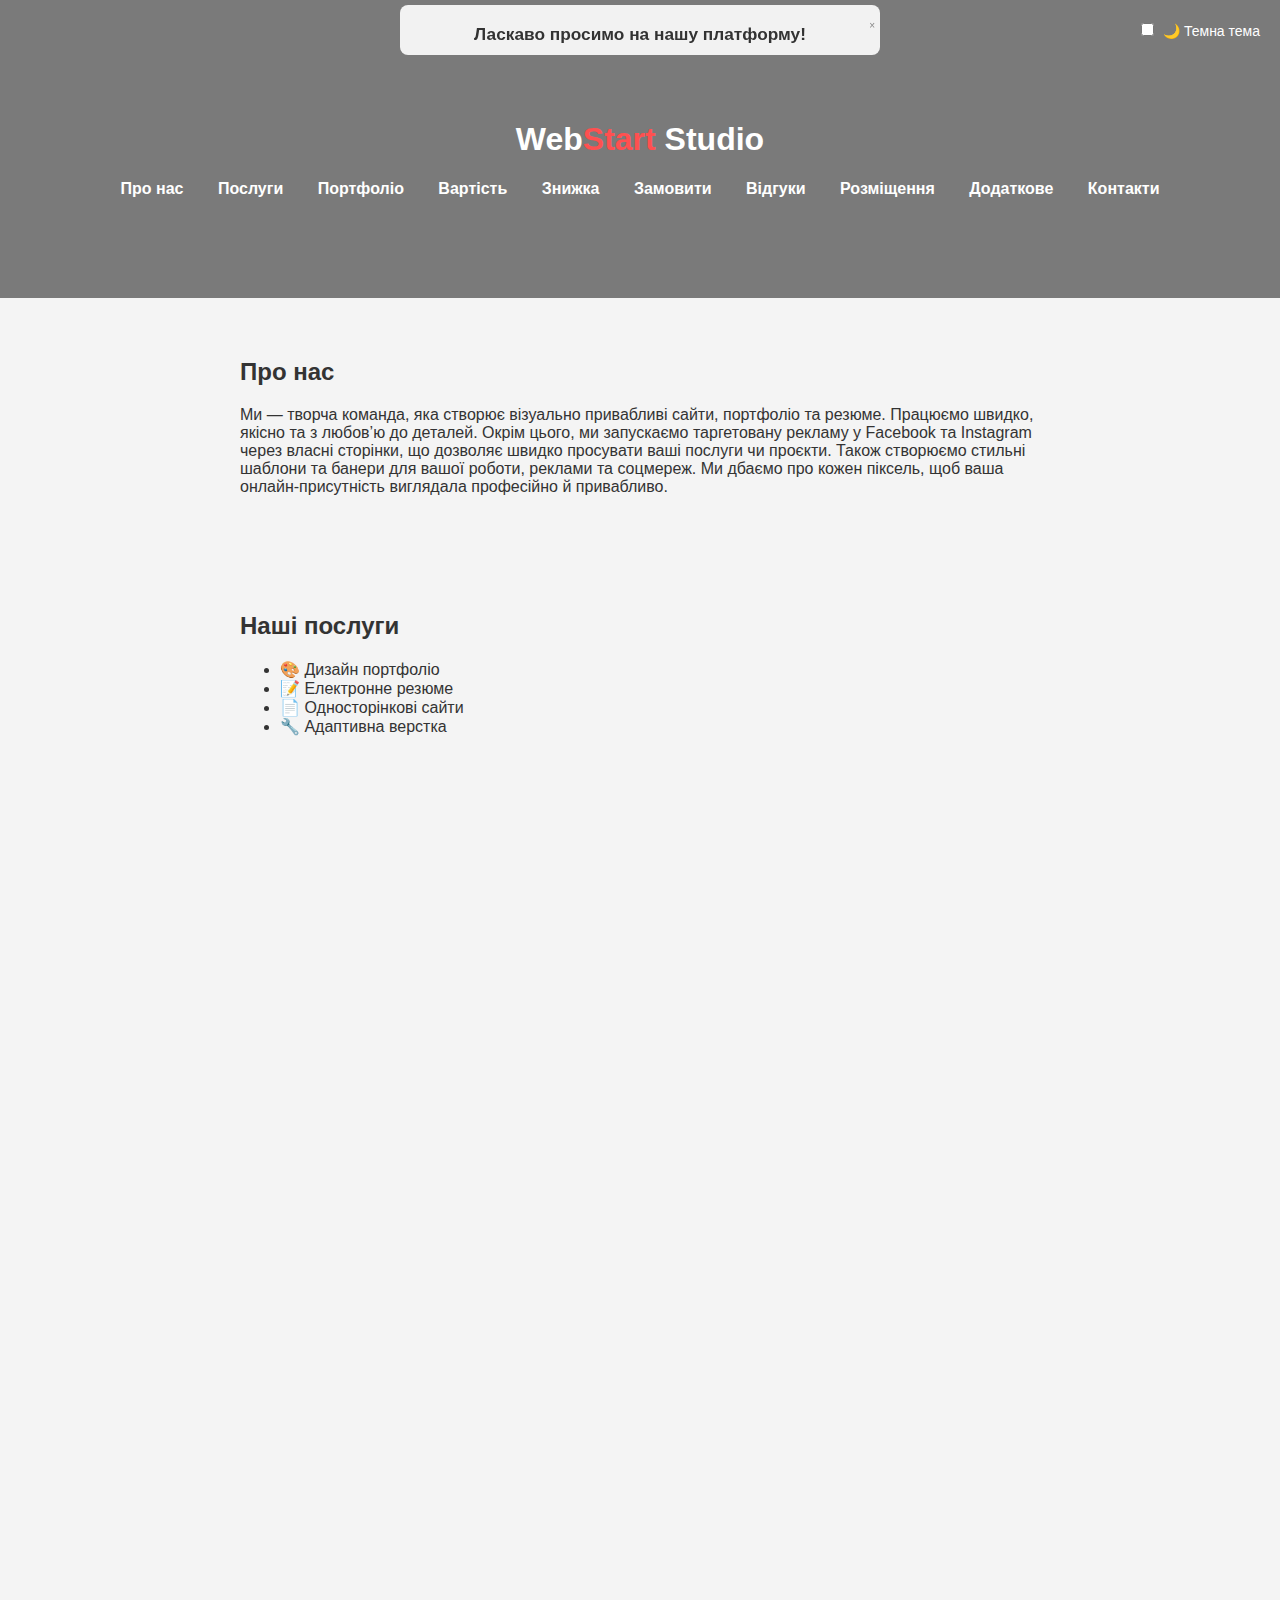
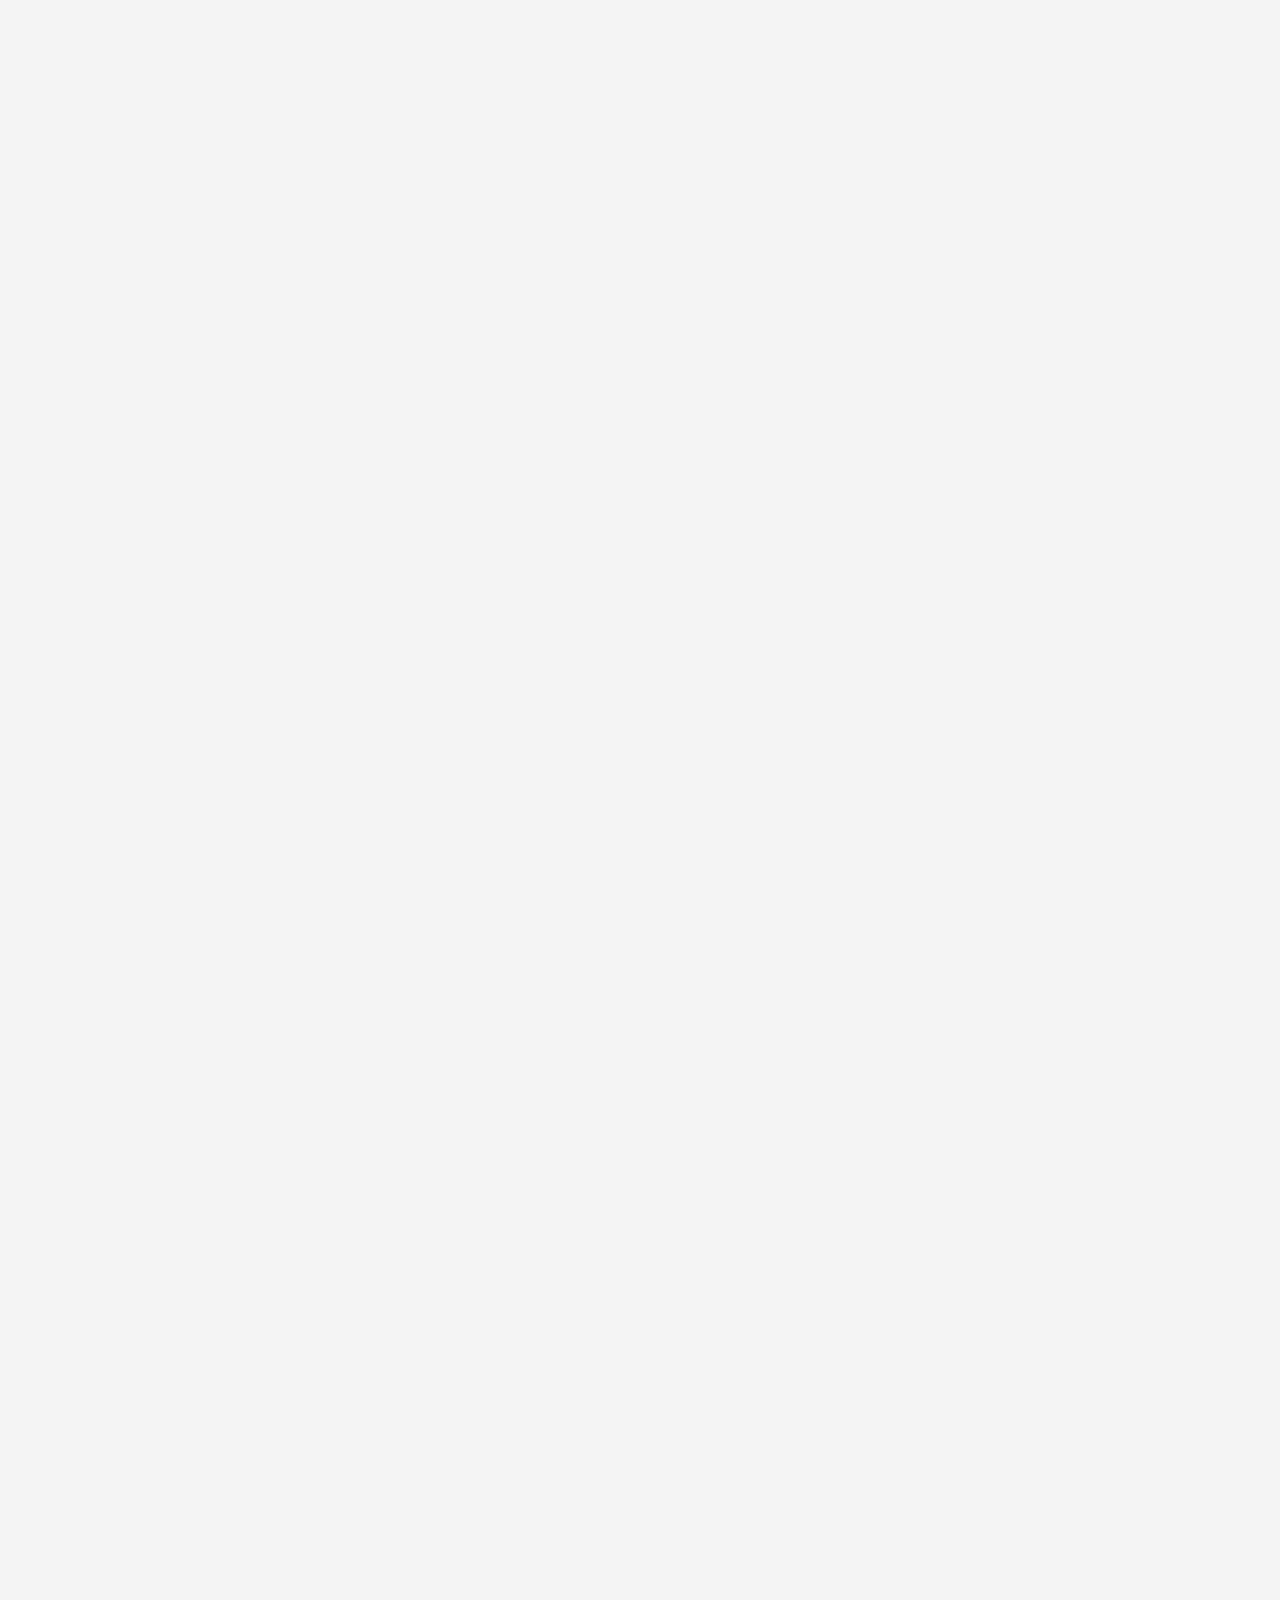
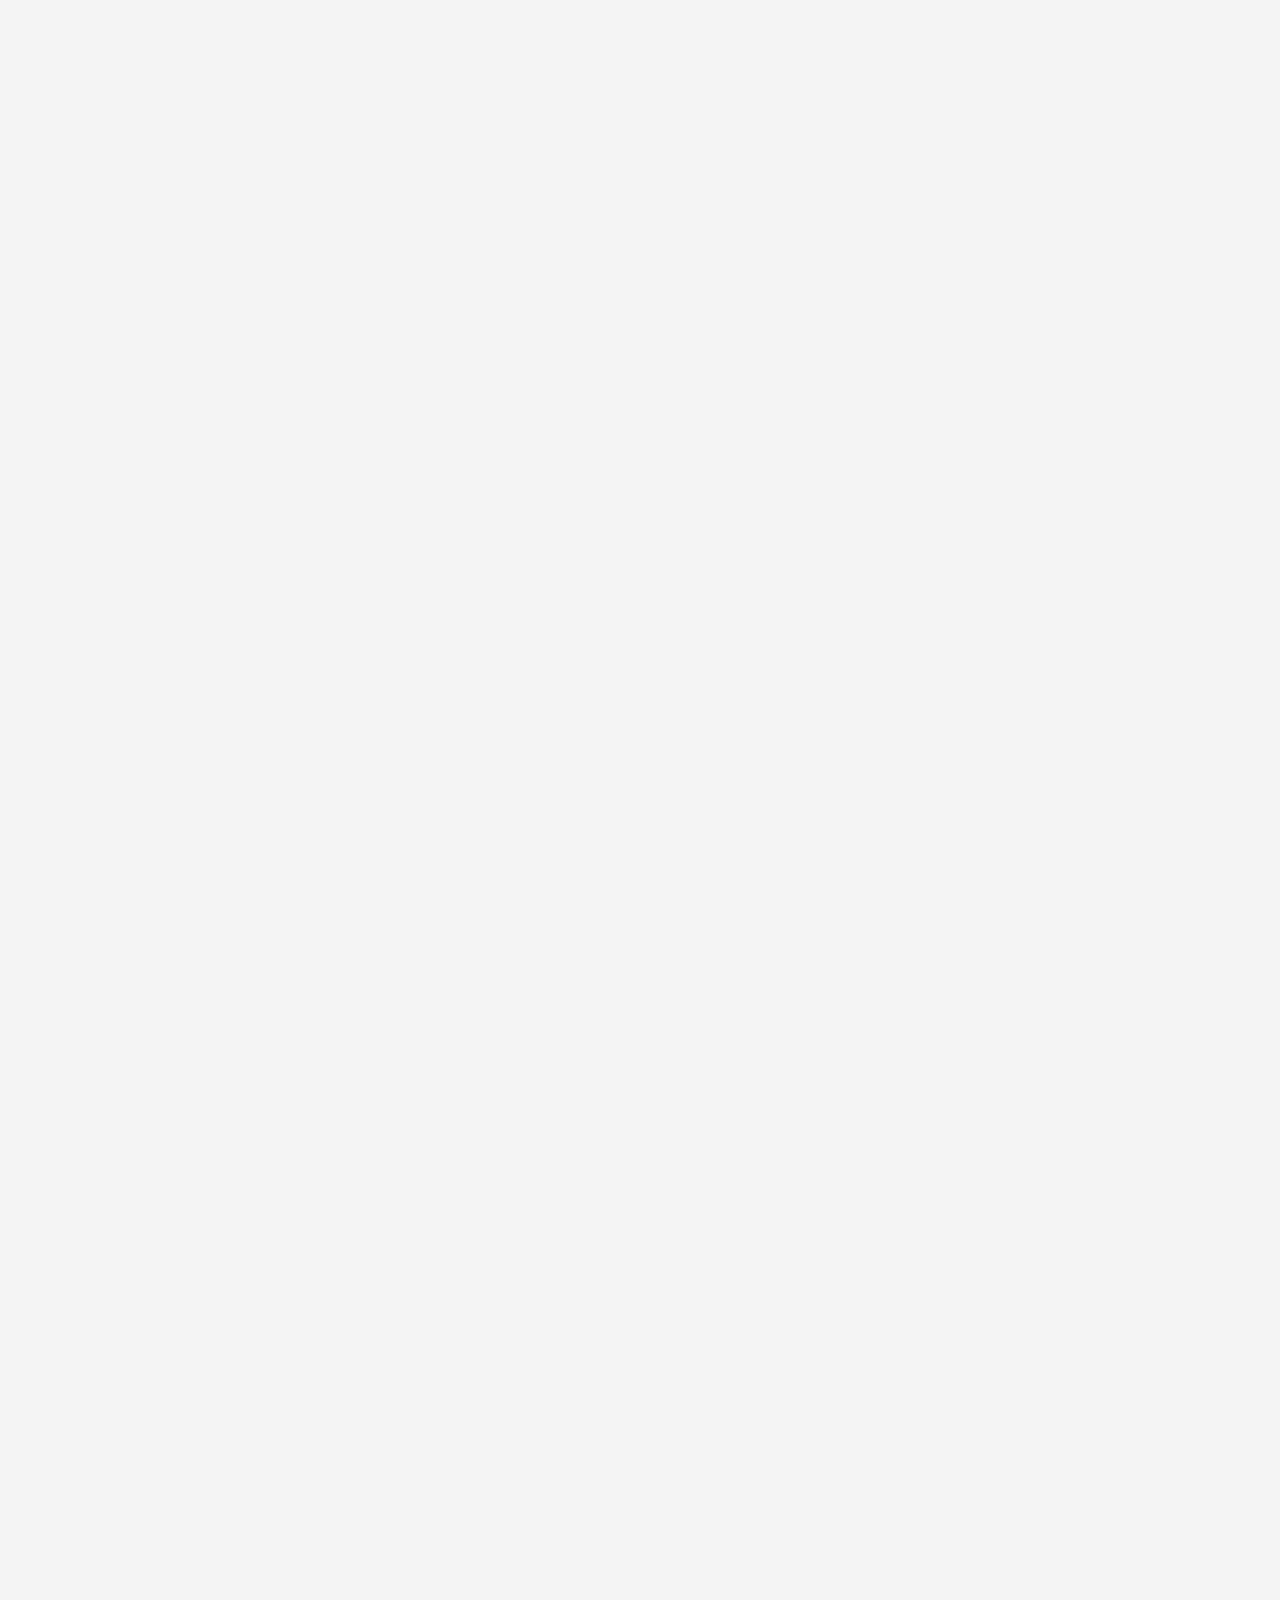
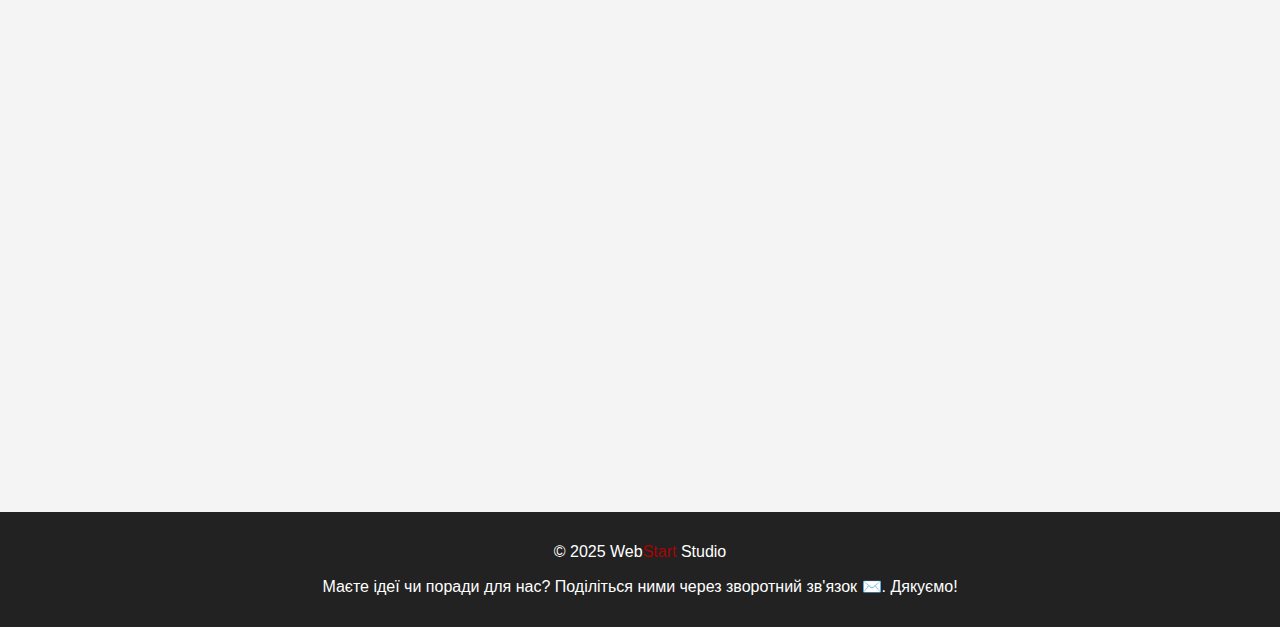
<file: WebStart Studio 4/index.html>
<!DOCTYPE html>
<html lang="uk">

<head>
    <meta charset="UTF-8" />
    <meta name="viewport" content="width=device-width, initial-scale=1.0" />
    <title>WebStart Studio</title>
    <link rel="stylesheet" href="https://cdnjs.cloudflare.com/ajax/libs/font-awesome/6.5.0/css/all.min.css">
    <link rel="stylesheet" href="style.css" />
    <link rel="icon" href="favicon-32x32.png" type="image/x-icon">
    <meta name="description"
        content="WebStart Studio — створення портфоліо, резюме та односторінкових сайтів. Адаптивна верстка, дизайн, реклама.">
    <meta name="keywords" content="портфоліо, резюме, лендінг, HTML, верстка, таргетована реклама">

    <!-- Open Graph для соцмереж -->
    <meta property="og:title" content="WebStart Studio" />
    <meta property="og:description"
        content="Створення портфоліо, резюме та односторінкових сайтів. Адаптивна верстка, дизайн, реклама." />
    <meta property="og:image"
        content="https://images.unsplash.com/photo-1506765515384-028b60a970df?auto=format&fit=crop&w=1600&q=80" />
    <meta property="og:url" content="https://scintillating-sunshine-94e986.netlify.app/" />
    <meta property="og:type" content="website" />
    <meta property="og:locale" content="uk_UA" />

    <!-- Twitter Card (опціонально) -->
    <meta name="twitter:card" content="summary_large_image" />
    <meta name="twitter:title" content="WebStart Studio" />
    <meta name="twitter:description"
        content="Створення портфоліо, резюме та односторінкових сайтів. Адаптивна верстка, дизайн, реклама." />
    <meta name="twitter:image"
        content="https://images.unsplash.com/photo-1506765515384-028b60a970df?auto=format&fit=crop&w=1600&q=80" />

    <!-- Google tag (gtag.js) -->
    <script async src="https://www.googletagmanager.com/gtag/js?id=G-PNL84GTKES"></script>
    <script>
        window.dataLayer = window.dataLayer || [];
        function gtag() { dataLayer.push(arguments); }
        gtag('js', new Date());

        gtag('config', 'G-PNL84GTKES');
    </script>

    <script src="script.js" defer></script>
</head>

<body>

    <!-- Google Tag Manager (noscript) -->
    <noscript><iframe src="https://www.googletagmanager.com/ns.html?id=GTM-MGMWZKLK" height="0" width="0"
            style="display:none;visibility:hidden"></iframe></noscript>
    <!-- End Google Tag Manager (noscript) -->

    <!-- Привітальне вікно -->
    <div id="welcome-modal" class="modal">
        <div class="modal-content">
            <span class="close-btn" id="close-btn">&times;</span>
            <h2>Ласкаво просимо на нашу платформу!</h2>
        </div>
    </div>

    <header>
        <h1>Web<span class="logo-header">Start</span> Studio</h1>

        <!-- Бургер-іконка -->
        <div class="burger" id="burger">
            <span></span>
            <span></span>
            <span></span>
        </div>

        <!-- Навігація -->
        <nav id="navMenu">
            <a href="#about">Про нас</a>
            <a href="#services">Послуги</a>
            <a href="#portfolio">Портфоліо</a>
            <a href="#pricing">Вартість</a>
            <a href="#promo">Знижка</a>
            <a href="#briefs" class="nav-btn">Замовити</a>
            <a href="#testimonials">Відгуки</a>
            <a href="#hosting-help">Розміщення</a>
            <a href="#extras">Додаткове</a>
            <a href="#contact">Контакти</a>
        </nav>

        <label class="theme-toggle">
            <input type="checkbox" id="darkModeToggle" />
            🌙 Темна тема
        </label>

    </header>

    <!-- Про нас  -->
    <section id="about">
        <h2>Про нас</h2>
        <p>Ми — творча команда, яка створює візуально привабливі сайти, портфоліо та резюме. Працюємо швидко, якісно та
            з любов’ю
            до деталей.
            Окрім цього, ми запускаємо таргетовану рекламу у Facebook та Instagram через власні сторінки, що дозволяє
            швидко
            просувати ваші послуги чи проєкти.
            Також створюємо стильні шаблони та банери для вашої роботи, реклами та соцмереж. Ми дбаємо про кожен
            піксель, щоб ваша
            онлайн-присутність виглядала професійно й привабливо.</p>
    </section>
    <!-- Наші послуги -->
    <section id="services">
        <h2>Наші послуги</h2>
        <ul>
            <li>🎨 Дизайн портфоліо</li>
            <li>📝 Електронне резюме </li>
            <li>📄 Односторінкові сайти</li>
            <li>🔧 Адаптивна верстка</li>
        </ul>
    </section>
    <!-- Наші роботи -->
    <section id="portfolio">
        <h2>Наші роботи</h2>
        <div class="portfolio-container">

            <div class="project-card">
                <div class="project-icon">🎨</div>
                <h3>Дизайн портфоліо</h3>
                <p>Ми створюємо стильні та функціональні макети, поєднуючи Developer style,Minimal style,Modern gradient
                    та безліч інших
                    трендових рішень. Кожен проєкт – це унікальне поєднання елегантного дизайну і адаптивності, що
                    підходить для різних
                    вакансій і платформ.</p>

                <details>
                    <summary> Переглянути </summary>
                    <a href="https://benevolent-naiad-cb3a58.netlify.app/" target="_blank" class="btn">Developer
                        style</a><br>
                    <a href="https://dashing-tanuki-7f8fb0.netlify.app/" target="_blank" class="btn">Minimal
                        style</a><br>
                    <a href="https://fantastic-parfait-65ff15.netlify.app/" target="_blank" class="btn">Modern
                        gradient</a><br>
                    <a href="https://starlit-tapioca-5f8da4.netlify.app/" target="_blank" class="btn">Premium</a>
                </details>
            </div>

            <div class="project-card">
                <div class="project-icon">📝</div>
                <h3>Електронне резюме</h3>
                <p>Ми можемо створити різноманітні варіанти резюме, такі як класичне, креативне, мінімалістичне та
                    багато інших, в
                    залежності від вашого стилю та потреб. Легка сторінка з інтерактивним блоком навичок – це
                    ідеальний спосіб
                    ефективно презентувати свої вміння та досвід. Кожне резюме адаптується під різні пристрої, щоб
                    виглядати бездоганно на
                    будь-якому екрані.</p>
                <details>
                    <summary> Переглянути </summary>
                    <a href="https://cute-eclair-b92b0f.netlify.app/" target="_blank" class="btn">Classic</a>
                    <a href="https://resonant-fudge-055f66.netlify.app/" target="_blank" class="btn">Creative</a>
                    <a href="https://frolicking-sunflower-90993f.netlify.app/" target="_blank" class="btn">Minimal</a>
                    <a href="https://fluffy-sawine-100fa8.netlify.app/" target="_blank" class="btn">Premium</a>
                </details>
            </div>

            <div class="project-card">
                <div class="project-icon">📄</div>
                <h3>Односторінкові сайти</h3>
                <p>Ось деякі з наших проєктів, які ви можете оглянути: лендінг для Instagram "taplink", що ідеально
                    підходить для брендів і
                    фрілансерів; стильний лендінг для рекрутера, щоб залучати кандидатів; мікрокредитування для
                    просування, що дає
                    можливість швидко залучати клієнтів; а також сайт для пасажирських перевезень по ЄС, з легким
                    доступом до маршруту і
                    ціни. І це лише частина того, що ми можемо створити!</p>

                <details>
                    <summary> Переглянути </summary>
                    <a href="https://sage-naiad-50b7a5.netlify.app/" target="_blank" class="btn">Landing recruiter</a>
                    <a href="https://clinquant-melomakarona-a088a5.netlify.app/" target="_blank" class="btn">Instagram
                        "taplink"</a>
                    <a href="https://celebrated-faun-808026.netlify.app/" target="_blank" class="btn">Microlending for
                        promotion</a>
                    <a href="https://shimmering-tulumba-a21566.netlify.app/" target="_blank" class="btn">Eu Passenger
                        Transport Site</a>
                </details>
            </div>
        </div>
    </section>
    <!-- Вартість -->
    <section id="pricing">
        <h2>Вартість</h2>
        <table>
            <tr>
                <th>Послуга</th>
                <th>Ціна</th>
            </tr>
            <tr>
                <td>Портфоліо</td>
                <td>від 500 грн</td>
            </tr>
            <tr>
                <td>Резюме</td>
                <td>від 300 грн</td>
            </tr>
            <tr>
                <td>Лендінг</td>
                <td>від 800 грн</td>
            </tr>
            <tr>
                <td>Адаптивна верстка (мобільна версія)</td>
                <td>від 300 грн</td>
            </tr>
        </table>
    </section>
    <!-- Акція -->
    <section class="promo" id="promo">
        <div class="promo-container">
            <h2>Спеціальна пропозиція!</h2>
            <p>Замов резюме або портфоліо до 15 травня та отримай <strong>знижку 30%</strong>.</p>
            <div id="countdown" class="countdown"></div>
            <a href="https://t.me/Viktor_freelancer_recruiting_pit" target="_blank" class="promo-btn">Замовити зараз</a>
        </div>
    </section>
    <!-- Замовити -->
    <section id="briefs" class="briefs">
        <div class="briefs-container">
            <h2 class="briefs-title">Для оформлення замовлення індивідуального проєкту.</h2>
            <p class="briefs-description">
                Оберіть напрям і завантажте короткий бриф. <br>Після того, як ви його заповните, надішліть нам у <a
                    href="viber://chat?number=+380661391932">Viber</a>
            </p>

            <div class="briefs-buttons">
                <a href="documents/brief_resume.docx" download class="brief-btn brief-resume">Бриф на резюме</a>
                <a href="documents/brief_portfolio.docx" download class="brief-btn brief-portfolio">Бриф на
                    портфоліо</a>
                <a href="documents/brief_site.docx" download class="brief-btn brief-site">Бриф на сайт</a>
            </div>
        </div>
    </section>
    <!-- Відгуки -->
    <section id="testimonials">
        <h2>Відгуки клієнтів</h2>
        <div class="testimonials-container">
            <div class="testimonial">
                <img src="foto/elena.jpg" alt="Олена" class="testimonial-photo">
                <div class="testimonial-content">
                    <p>“Все зроблено за 3 дні — я у захваті!”</p>
                    <cite>— Олена, маркетолог</cite>
                </div>
            </div>
            <div class="testimonial">
                <img src="foto/andrew.jpg" alt="Андрій" class="testimonial-photo">
                <div class="testimonial-content">
                    <p>“Замість довгих обіцянок — швидкий результат і якість. Рекомендую!”</p>
                    <cite>— Андрій, власник онлайн-магазину</cite>
                </div>
            </div>
            <div class="testimonial">
                <img src="foto/mary.jpg" alt="Марія" class="testimonial-photo">
                <div class="testimonial-content">
                    <p>“Замовила електронне резюме — виглядає сучасно, отримала нову роботу за тиждень.”</p>
                    <cite>— Марія, безробітня</cite>
                </div>
            </div>
        </div>
    </section>
    <!-- Розміщення та допомога -->
    <section id="hosting-help" class="info-section">
        <h2>Розміщення та підтримка</h2>
        <p>
            Після створення вашого портфоліо, резюме або сайту, ви отримаєте архів з усіма файлами у форматі
            <strong>ZIP</strong>.
        </p>
        <p>
            Якщо у вас ще немає хостингу — ми допоможемо з <strong>реєстрацією на безкоштовній платформі</strong>,
            такі як
            <a href="https://www.netlify.com" target="_blank">Netlify</a>
        </p>
        <p>
            Після цього ви зможете <strong>самостійно керувати своїми файлами</strong> або звернутися до нас за
            подальшою
            підтримкою.
        </p>
        <a href="instruction.html" class="brief-btn">Детальна інструкція щодо Netlify</a>

    </section>
    <!-- Додаткові можливості -->
    <section id="extras" class="extras-section">
        <h2>Додаткові можливості</h2>
        <div class="extras-container">
            <div class="extra-card">
                <div class="extra-icon">🎯</div>
                <h3>Таргетована реклама</h3>
                <p>Запускаємо ефективну рекламу у Facebook та Instagram, щоб допомогти вам залучати більше клієнтів.
                    <br>Ніша: <br>-Робота за
                    кордоном. <br>-Пасажирські перевезення до ЄС
                </p>
                <a href="target.html" class="calc-button-1">Роз'яснення</a>
                <a href="calc.html" class="calc-button">Розрахувати рекламу</a>
            </div>
            <div class="extra-card">
                <div class="extra-icon">🖼️</div>
                <h3>Банери та Шаблони</h3>
                <p>Створюємо банери, шаблони та креативи для реклами, соцмереж і сайтів за допомогою Canva. Розробляємо
                    шаблони з урахуванням вашого стилю, можемо додати QR-коди, згенерувати фото штучним інтелектом та
                    інші
                    елементи для максимального візуального ефекту.</p>
                <a href="price.html" class="price-btn">Переглянути вартість</a>
            </div>
            <div class="extra-card">
                <div class="extra-icon">🧾</div>
                <h3>Повернення податків з Польщі</h3>
                <p>Допомагаємо повертати податки після офіційної роботи в Польщі. Оформлюємо декларацію онлайн, працюємо
                    з PIT-11,
                    коригуємо помилки. Усе просто — надаєш документи, ми робимо решту.</p>
                <a href="declaration.html" class="price-btn-1">Дізнатись більше</a>
            </div>
        </div>
    </section>
    <!-- Контакти  -->
    <section id="contact">
        <h2>Контакти</h2>
        <p>📧 Email: <a href="mailto:webstartstudio978@gmail.com">webstartstudio978@gmail.com</a></p>
        <p>📱 Telefon: <a href="tel:+380661391932" target="_blank">+38(066) 139 19 32</a></p>
        <p>
            <a href="viber://chat?number=+380661391932" class="viber-button">Написати у Viber</a>
        </p>
    </section>
    <!-- Соцмережі -->
    <section class="socials">
        <h2>Ми в соцмережах</h2>
        <ul class="social-list">
            <li><a href="https://t.me/+IleSiwteF2NlOWVi" target="_blank" class="telegram">Telegram</a></li>
            <li><a href="https://invite.viber.com/?g2=AQB%2FfR4KvKip91SwMbV0bYMLZbEbchx7bj7gNYwkp7xEy3eZ8%2BIvyHL9YpqymDtE"
                    target="_blank" class="viber">Viber</a></li>
            <li><a href="https://www.facebook.com/profile.php?id=61575866647011&locale=uk_UA" target="_blank"
                    class="facebook">Facebook</a></li>
            <li><a href="https://chat.whatsapp.com/H5Mz1CTwCwDJAXvyhPKUka" target="_blank" class="whatsapp">WhatsApp</a>
            </li>
        </ul>
    </section>

    <footer>
        <p>
            <a href="#" class="footer-link">&copy; 2025 Web<span class="logo-footer">Start</span> Studio</a>
        </p>
        <p>Маєте ідеї чи поради для нас? Поділіться ними через <a href="contact.html"
                class="footer-link highlighted">зворотний
                зв'язок <span class="highlighted-icon">✉️</span></a>. Дякуємо!</p>
    </footer>

    <!-- Вікно допомоги -->
    <div id="popup" class="popup">
        <div class="popup-content">
            <p>Привіт! 👋<br>
                🤖 Я – Djon,<br>
                твій особистий гід у<br>
                WebStart Studio.<br>
                Якщо потрібна допомога,<br>
                пиши нам у <br>
                <a href="viber://chat?number=+380661391932" target="_blank">Viber 📱</a>
                <a href="https://t.me/Viktor_freelancer_recruiting_pit" target="_blank">Telegram 💬</a><br>
                або залиш запит у <a href="contact.html" target="_blank">Зворотньому зв'язку ✉️</a>
            </p>
            <button id="close-popup" class="close-btn">❌</button>
        </div>
    </div>

    <script src="main.js" defer></script>

</body>

</html>
</file>
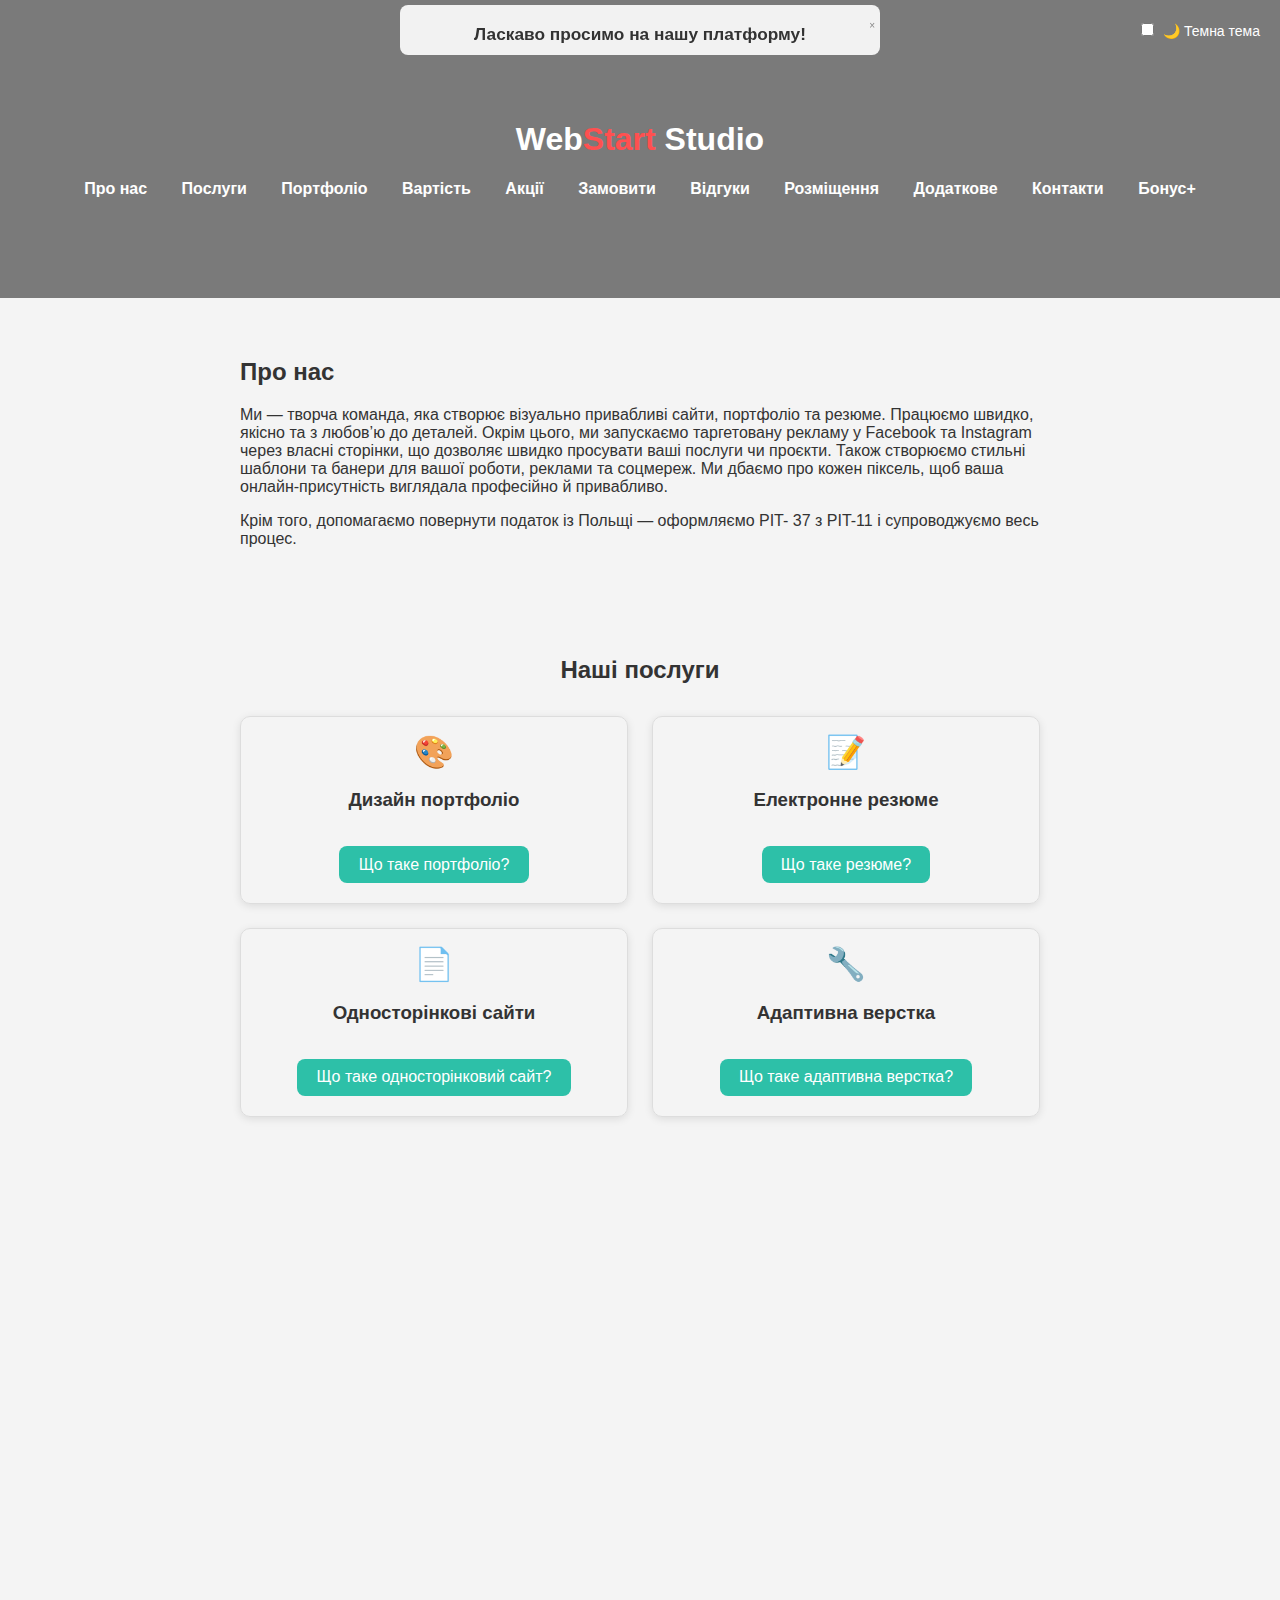
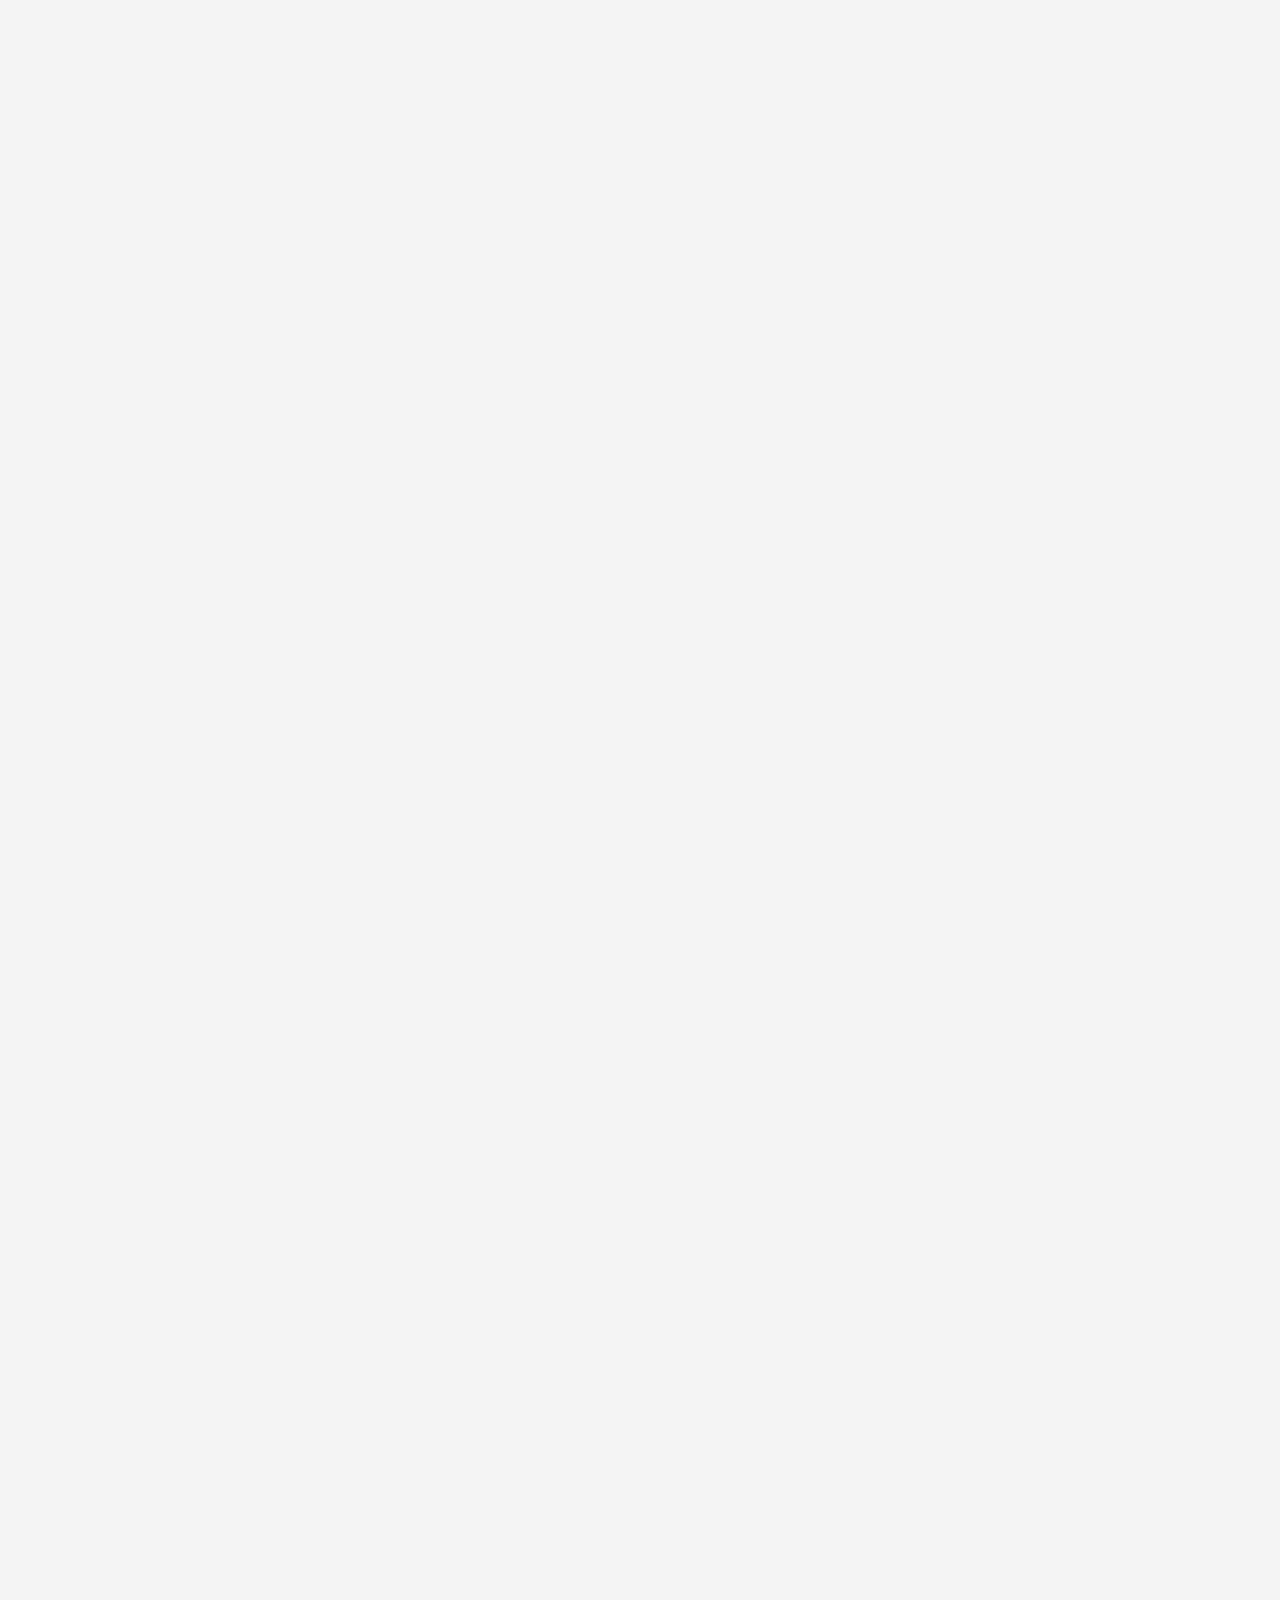
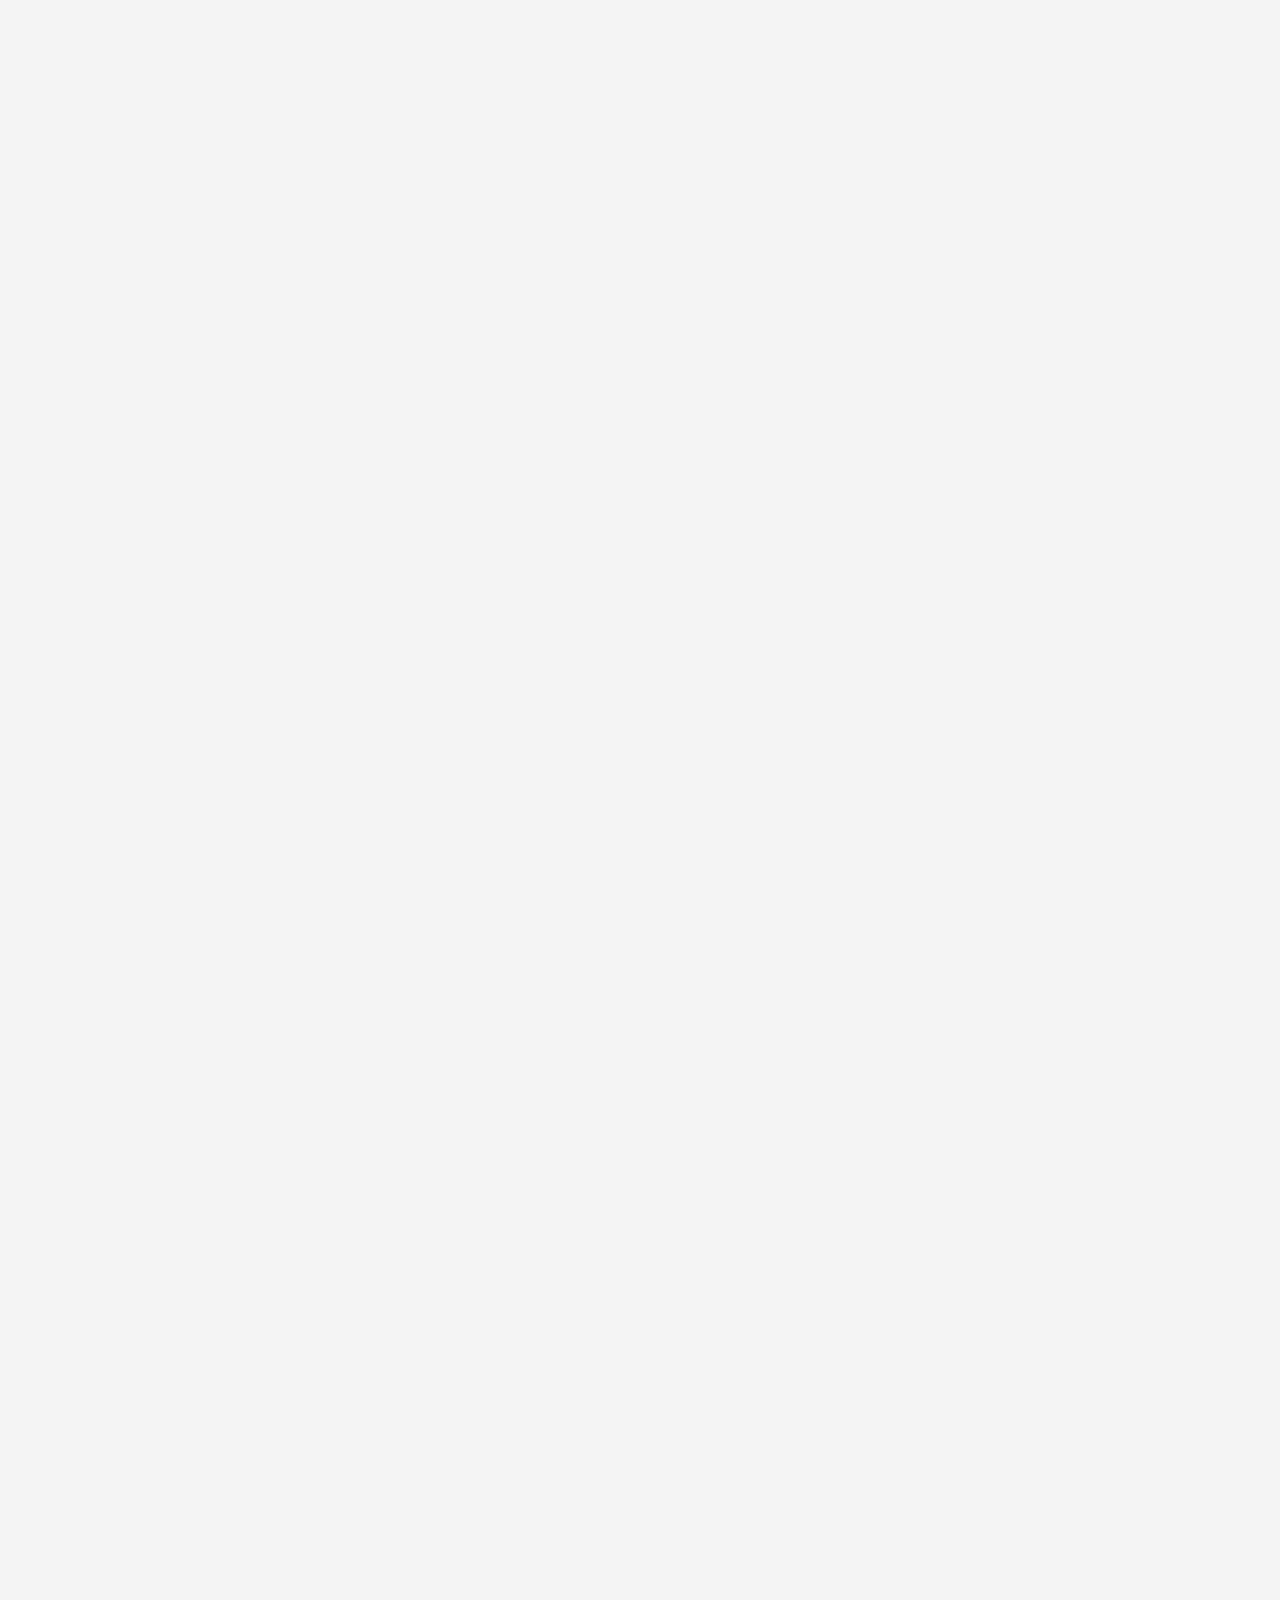
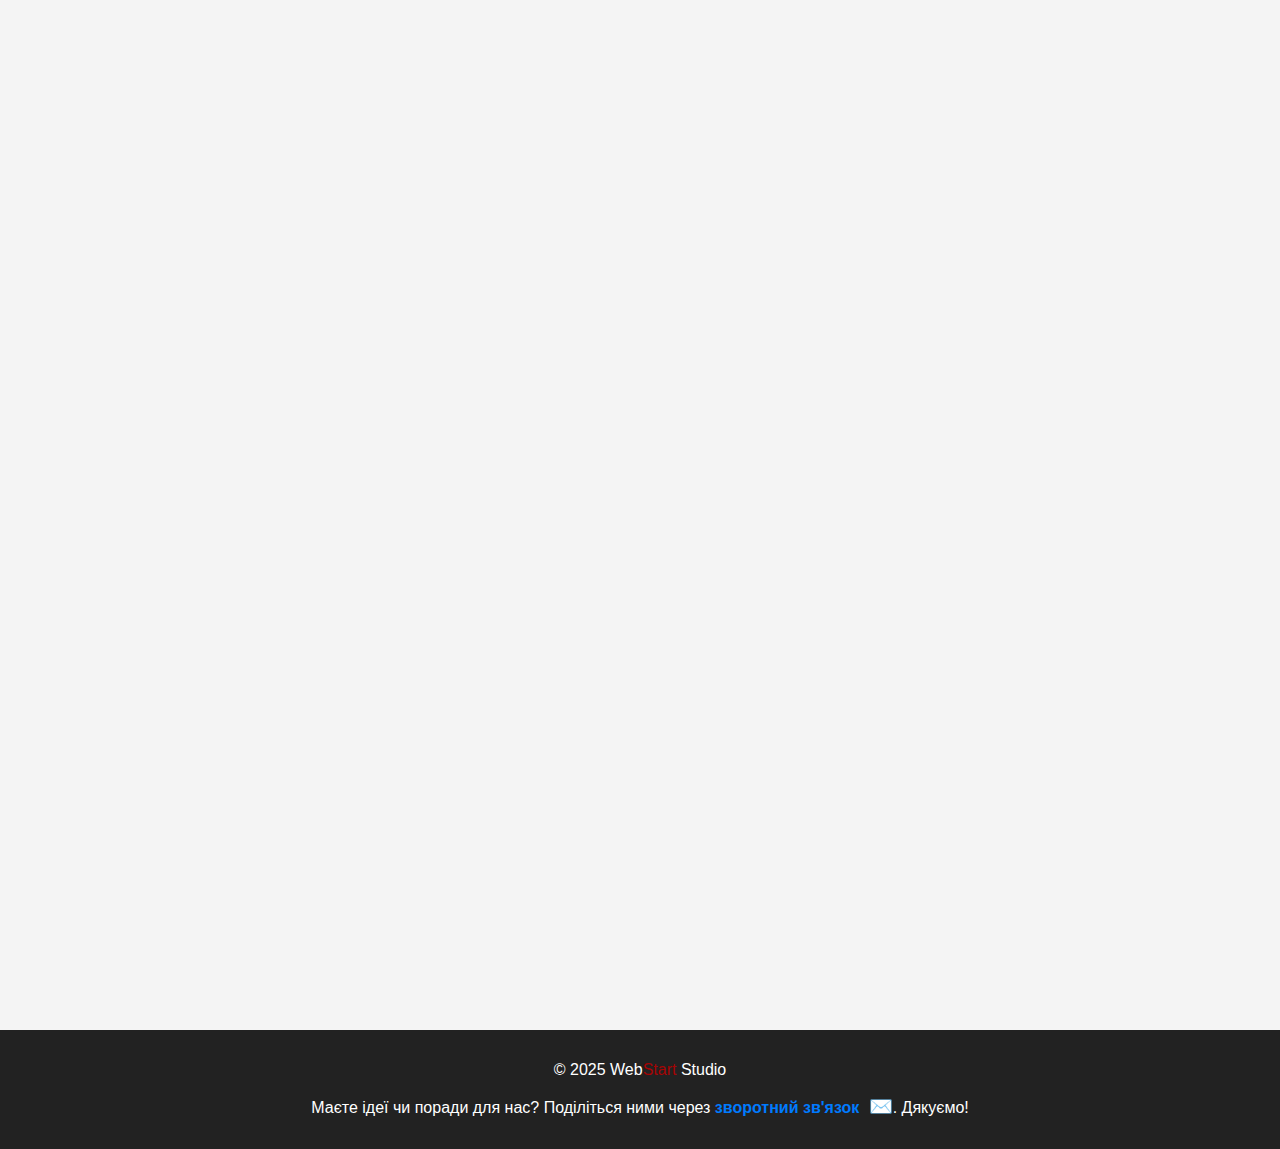
<file: WebStart Studio 5/index.html>
<!DOCTYPE html>
<html lang="uk">

<head>
    <meta charset="UTF-8" />
    <meta name="viewport" content="width=device-width, initial-scale=1.0" />
    <title>WebStart Studio</title>
    <link rel="stylesheet" href="https://cdnjs.cloudflare.com/ajax/libs/font-awesome/6.5.0/css/all.min.css">
    <link rel="stylesheet" href="style.css" />
    <link rel="icon" href="favicon-32x32.png" type="image/x-icon">
    <meta name="description"
        content="WebStart Studio — створення портфоліо, резюме та односторінкових сайтів. Адаптивна верстка, дизайн, реклама.">
    <meta name="keywords" content="портфоліо, резюме, лендінг, HTML, верстка, таргетована реклама">

    <!-- Open Graph для соцмереж -->
    <meta property="og:title" content="WebStart Studio" />
    <meta property="og:description"
        content="Створення портфоліо, резюме та односторінкових сайтів. Адаптивна верстка, дизайн, реклама." />
    <meta property="og:image"
        content="https://images.unsplash.com/photo-1506765515384-028b60a970df?auto=format&fit=crop&w=1600&q=80" />
    <meta property="og:url" content="https://scintillating-sunshine-94e986.netlify.app/" />
    <meta property="og:type" content="website" />
    <meta property="og:locale" content="uk_UA" />

    <!-- Twitter Card (опціонально) -->
    <meta name="twitter:card" content="summary_large_image" />
    <meta name="twitter:title" content="WebStart Studio" />
    <meta name="twitter:description"
        content="Створення портфоліо, резюме та односторінкових сайтів. Адаптивна верстка, дизайн, реклама." />
    <meta name="twitter:image"
        content="https://images.unsplash.com/photo-1506765515384-028b60a970df?auto=format&fit=crop&w=1600&q=80" />

    <!-- Google tag (gtag.js) -->
    <script async src="https://www.googletagmanager.com/gtag/js?id=G-PNL84GTKES"></script>
    <script>
        window.dataLayer = window.dataLayer || [];
        function gtag() { dataLayer.push(arguments); }
        gtag('js', new Date());

        gtag('config', 'G-PNL84GTKES');
    </script>

    <script src="script.js" defer></script>
</head>

<body>

    <!-- Google Tag Manager (noscript) -->
    <noscript><iframe src="https://www.googletagmanager.com/ns.html?id=GTM-MGMWZKLK" height="0" width="0"
            style="display:none;visibility:hidden"></iframe></noscript>
    <!-- End Google Tag Manager (noscript) -->

    <!-- Привітальне вікно -->
    <div id="welcome-modal" class="modal">
        <div class="modal-content">
            <span class="close-btn" id="close-btn">&times;</span>
            <h2>Ласкаво просимо на нашу платформу!</h2>
        </div>
    </div>

    <header>
        <h1>Web<span class="logo-header">Start</span> Studio</h1>

        <!-- Бургер-іконка -->
        <div class="burger" id="burger">
            <span></span>
            <span></span>
            <span></span>
        </div>

        <!-- Навігація -->
        <nav id="navMenu">
            <a href="#about">Про нас</a>
            <a href="#services">Послуги</a>
            <a href="#portfolio">Портфоліо</a>
            <a href="#pricing">Вартість</a>
            <a href="#promo">Акції</a>
            <a href="#briefs" class="nav-btn">Замовити</a>
            <a href="#testimonials">Відгуки</a>
            <a href="#hosting-help">Розміщення</a>
            <a href="#extras">Додаткове</a>
            <a href="#contact-gift-wrapper">Контакти</a>
            <a href="#guide-bonus">Бонус+</a>
        </nav>

        <label class="theme-toggle">
            <input type="checkbox" id="darkModeToggle" />
            🌙 Темна тема
        </label>

    </header>

    <!-- Про нас  -->
    <section id="about">
        <h2>Про нас</h2>
        <p>Ми — творча команда, яка створює візуально привабливі сайти, портфоліо та резюме.
            Працюємо швидко, якісно та з любов’ю до деталей.
            Окрім цього, ми запускаємо таргетовану рекламу у Facebook та Instagram
            через власні сторінки, що дозволяє швидко просувати ваші послуги чи проєкти.
            Також створюємо стильні шаблони та банери для вашої роботи, реклами та соцмереж.
            Ми дбаємо про кожен піксель, щоб ваша онлайн-присутність виглядала професійно й привабливо.</p>

        <p>Крім того, допомагаємо повернути податок із Польщі
            — оформляємо PIT- 37 з PIT-11 і супроводжуємо весь процес.</p>

    </section>
    <!-- Наші послуги -->
    <section id="services" style="max-width:800px; margin:auto; padding:2rem;">
        <h2 style="text-align:center; margin-bottom:2rem;">Наші послуги</h2>
        <div style="display:flex; flex-wrap:wrap; gap:1.5rem; justify-content:center;">

            <div
                style="flex:1 1 250px; border:1px solid #ddd; border-radius:10px; padding:1rem; box-shadow:0 2px 8px rgba(0,0,0,0.1); text-align:center;">
                <div style="font-size:2rem;">🎨</div>
                <h3>Дизайн портфоліо</h3>
                <a href="portfolio-info.html" class="btn"
                    style="display:inline-block; margin-top:1rem; padding:0.6rem 1.2rem; background:#2dc0a8; color:#fff; border-radius:8px; text-decoration:none;">Що
                    таке портфоліо?</a>
            </div>

            <div
                style="flex:1 1 250px; border:1px solid #ddd; border-radius:10px; padding:1rem; box-shadow:0 2px 8px rgba(0,0,0,0.1); text-align:center;">
                <div style="font-size:2rem;">📝</div>
                <h3>Електронне резюме</h3>
                <a href="resume-info.html" class="btn"
                    style="display:inline-block; margin-top:1rem; padding:0.6rem 1.2rem; background:#2dc0a8; color:#fff; border-radius:8px; text-decoration:none;">Що
                    таке резюме?</a>
            </div>

            <div
                style="flex:1 1 250px; border:1px solid #ddd; border-radius:10px; padding:1rem; box-shadow:0 2px 8px rgba(0,0,0,0.1); text-align:center;">
                <div style="font-size:2rem;">📄</div>
                <h3>Односторінкові сайти</h3>
                <a href="landing-info.html" class="btn"
                    style="display:inline-block; margin-top:1rem; padding:0.6rem 1.2rem; background:#2dc0a8; color:#fff; border-radius:8px; text-decoration:none;">Що
                    таке односторінковий сайт?</a>
            </div>

            <div
                style="flex:1 1 250px; border:1px solid #ddd; border-radius:10px; padding:1rem; box-shadow:0 2px 8px rgba(0,0,0,0.1); text-align:center;">
                <div style="font-size:2rem;">🔧</div>
                <h3>Адаптивна верстка</h3>
                <a href="adaptive-info.html" class="btn"
                    style="display:inline-block; margin-top:1rem; padding:0.6rem 1.2rem; background:#2dc0a8; color:#fff; border-radius:8px; text-decoration:none;">Що
                    таке адаптивна верстка?</a>
            </div>

        </div>
    </section>
    <!-- Наші роботи -->
    <section id="portfolio">
        <h2>Наші роботи</h2>
        <div class="portfolio-container">

            <div class="project-card">
                <div class="project-icon">🎨</div>
                <h3>Дизайн портфоліо</h3>
                <p>Ми створюємо стильні та функціональні макети, поєднуючи Developer style,Minimal style,Modern gradient
                    та безліч інших
                    трендових рішень. Кожен проєкт – це унікальне поєднання елегантного дизайну і адаптивності, що
                    підходить для різних
                    вакансій і платформ.</p>

                <details>
                    <summary> Переглянути </summary>
                    <a href="https://benevolent-naiad-cb3a58.netlify.app/" target="_blank" class="btn">Developer
                        style</a><br>
                    <a href="https://dashing-tanuki-7f8fb0.netlify.app/" target="_blank" class="btn">Minimal
                        style</a><br>
                    <a href="https://fantastic-parfait-65ff15.netlify.app/" target="_blank" class="btn">Modern
                        gradient</a><br>
                    <a href="https://starlit-tapioca-5f8da4.netlify.app/" target="_blank" class="btn">Premium</a>
                </details>
            </div>

            <div class="project-card">
                <div class="project-icon">📝</div>
                <h3>Електронне резюме</h3>
                <p>Ми можемо створити різноманітні варіанти резюме, такі як класичне, креативне, мінімалістичне та
                    багато інших, в
                    залежності від вашого стилю та потреб. Легка сторінка з інтерактивним блоком навичок – це
                    ідеальний спосіб
                    ефективно презентувати свої вміння та досвід. Кожне резюме адаптується під різні пристрої, щоб
                    виглядати бездоганно на
                    будь-якому екрані.</p>
                <details>
                    <summary> Переглянути </summary>
                    <a href="https://cute-eclair-b92b0f.netlify.app/" target="_blank" class="btn">Classic</a>
                    <a href="https://resonant-fudge-055f66.netlify.app/" target="_blank" class="btn">Creative</a>
                    <a href="https://frolicking-sunflower-90993f.netlify.app/" target="_blank" class="btn">Minimal</a>
                    <a href="https://fluffy-sawine-100fa8.netlify.app/" target="_blank" class="btn">Premium</a>
                </details>
            </div>

            <div class="project-card">
                <div class="project-icon">📄</div>
                <h3>Односторінкові сайти</h3>
                <p>Ось деякі з наших проєктів, які ви можете оглянути: лендінг для Instagram "taplink", що ідеально
                    підходить для брендів і
                    фрілансерів; стильний лендінг для рекрутера, щоб залучати кандидатів; мікрокредитування для
                    просування, що дає
                    можливість швидко залучати клієнтів; а також сайт для пасажирських перевезень по ЄС, з легким
                    доступом до маршруту і
                    ціни. І це лише частина того, що ми можемо створити!</p>

                <details>
                    <summary> Переглянути </summary>
                    <a href="https://sage-naiad-50b7a5.netlify.app/" target="_blank" class="btn">Landing recruiter</a>
                    <a href="https://clinquant-melomakarona-a088a5.netlify.app/" target="_blank" class="btn">Instagram
                        "taplink"</a>
                    <a href="https://celebrated-faun-808026.netlify.app/" target="_blank" class="btn">Microlending for
                        promotion</a>
                    <a href="https://shimmering-tulumba-a21566.netlify.app/" target="_blank" class="btn">Eu Passenger
                        Transport Site</a>
                </details>
            </div>
        </div>
    </section>
    <!-- Вартість -->
    <section id="pricing">
        <h2>Вартість</h2>
        <table>
            <tr>
                <th>Послуга</th>
                <th>Ціна</th>
            </tr>
            <tr>
                <td>Портфоліо</td>
                <td>від 500 грн</td>
            </tr>
            <tr>
                <td>Резюме</td>
                <td>від 300 грн</td>
            </tr>
            <tr>
                <td>Лендінг</td>
                <td>від 800 грн</td>
            </tr>
            <tr>
                <td>Адаптивна верстка (мобільна версія)</td>
                <td>від 300 грн</td>
            </tr>
        </table>
    </section>
    <!-- Акція -->
    <section class="promo" id="promo">
        <div class="promo-container">
            <h2>🔥 Травнева вигода!</h2>
            <p>Замов портфоліо, резюме або односторінковий сайт до 31 травня —
                отримай безкоштовно банер або шаблон для соцмереж.</p>
            <div id="countdown" class="countdown"></div>
            <a href="https://t.me/Viktor_freelancer_recruiting_pit" target="_blank" class="promo-btn">Замовити зараз</a>
        </div>
    </section>
    <!-- Замовити -->
    <section id="briefs" class="briefs">
        <div class="briefs-container">
            <h2 class="briefs-title">Для оформлення замовлення індивідуального проєкту.</h2>
            <p class="briefs-description">
                Оберіть напрям і завантажте короткий бриф. <br>Після того, як ви його заповните, надішліть нам у <a
                    href="viber://chat?number=+380661391932">Viber</a>
            </p>

            <div class="briefs-buttons">
                <a href="documents/brief_resume.docx" download class="brief-btn brief-resume">Бриф на резюме</a>
                <a href="documents/brief_portfolio.docx" download class="brief-btn brief-portfolio">Бриф на
                    портфоліо</a>
                <a href="documents/brief_site.docx" download class="brief-btn brief-site">Бриф на сайт</a>
            </div>
        </div>
    </section>
    <!-- Відгуки -->
    <section id="testimonials">
        <h2>Відгуки клієнтів</h2>
        <div class="testimonials-container">

            <div class="testimonial" id="testimonial1">
                <img src="foto/elena.jpg" alt="Олена" class="testimonial-photo">
                <div class="testimonial-content">
                    <p>“Все зроблено за 3 дні — я у захваті!”</p>
                    <cite>— Олена, маркетолог</cite>
                </div>
            </div>

            <div class="testimonial" id="testimonial2">
                <img src="foto/andrew.jpg" alt="Андрій" class="testimonial-photo">
                <div class="testimonial-content">
                    <p>“Замість довгих обіцянок — швидкий результат і якість. Рекомендую!”</p>
                    <cite>— Андрій, власник онлайн-магазину</cite>
                </div>
            </div>

            <div class="testimonial" id="testimonial3">
                <img src="foto/mary.jpg" alt="Марія" class="testimonial-photo">
                <div class="testimonial-content">
                    <p>“Замовила електронне резюме — виглядає сучасно, отримала нову роботу за тиждень.”</p>
                    <cite>— Марія, безробітна</cite>
                </div>
            </div>

        </div>
    </section>
    <!-- Розміщення та допомога -->
    <section id="hosting-help" class="info-section">
        <h2>Розміщення та підтримка</h2>
        <p>
            Після створення вашого портфоліо, резюме або сайту, ви отримаєте архів з усіма файлами у форматі
            <strong>ZIP</strong>.
        </p>
        <p>
            Якщо у вас ще немає хостингу — ми допоможемо з <strong>реєстрацією на безкоштовній платформі</strong>,
            такі як
            <a href="https://www.netlify.com" target="_blank">Netlify</a>
        </p>
        <p>
            Після цього ви зможете <strong>самостійно керувати своїми файлами</strong> або звернутися до нас за
            подальшою
            підтримкою.
        </p>
        <a href="instruction.html" class="brief-btn">Детальна інструкція щодо Netlify</a>

    </section>
    <!-- Додаткові можливості -->
    <section id="extras" class="extras-section">
        <h2>Додаткові можливості</h2>
        <div class="extras-container">
            <div class="extra-card">
                <div class="extra-icon">🎯</div>
                <h3>Таргетована реклама</h3>
                <p>Запускаємо ефективну рекламу у Facebook та Instagram, щоб допомогти вам залучати більше клієнтів.
                    <br>Ніша: <br>-Робота за
                    кордоном. <br>-Пасажирські перевезення до ЄС
                </p>
                <a href="target.html" class="calc-button-1">Роз'яснення</a>
                <a href="calc.html" class="calc-button">Розрахувати рекламу</a>
            </div>
            <div class="extra-card">
                <div class="extra-icon">🖼️</div>
                <h3>Банери та Шаблони</h3>
                <p>Створюємо банери, шаблони та креативи для реклами, соцмереж і сайтів за допомогою Canva. Розробляємо
                    шаблони з урахуванням вашого стилю, можемо додати QR-коди, згенерувати фото штучним інтелектом та
                    інші
                    елементи для максимального візуального ефекту.</p>
                <a href="price.html" class="price-btn">Переглянути вартість</a>
            </div>
            <div class="extra-card">
                <div class="extra-icon">🧾</div>
                <h3>Повернення податків з Польщі</h3>
                <p>Допомагаємо повертати податки після офіційної роботи в Польщі. Оформлюємо декларацію онлайн, працюємо
                    з PIT-11,
                    коригуємо помилки. Усе просто — надаєш документи, ми робимо решту.</p>
                <a href="declaration.html" class="price-btn-1">Дізнатись більше</a>
            </div>
        </div>
    </section>
    <!-- Контакти  -->
    <section id="contact-gift-wrapper">
        <div class="contact-block">
            <h2>Контакти</h2>
            <p>📧 Email: <a href="mailto:webstartstudio978@gmail.com">webstartstudio978@gmail.com</a></p>
            <p>📱 Telefon: <a href="tel:+380661391932">+38(066) 139 19 32</a></p>
            <p>
                <a href="viber://chat?number=+380661391932" class="viber-button">Написати у Viber</a>
            </p>
        </div>

        <div class="gift-block" id="guide-bonus">
            <h3>🎁 Путівник новачка (бонус+)</h3>
            <p>🧑‍🎓 Завантажте наш безкоштовний путівник, щоб дізнатися, як створити своє перше портфоліо, навіть якщо
                у
                вас ще немає досвіду!</p>
            <a href="documents/WebStart_Portfolio_Guide.docx" download class="btn-primary">Завантажити путівник</a>
        </div>
    </section>
    <!-- Соцмережі -->
    <section class="socials">
        <h2>Ми в соцмережах</h2>
        <ul class="social-list">
            <li><a href="https://t.me/+IleSiwteF2NlOWVi" target="_blank" class="telegram">Telegram</a></li>
            <li><a href="https://invite.viber.com/?g2=AQB%2FfR4KvKip91SwMbV0bYMLZbEbchx7bj7gNYwkp7xEy3eZ8%2BIvyHL9YpqymDtE"
                    target="_blank" class="viber">Viber</a></li>
            <li><a href="https://www.facebook.com/profile.php?id=61575866647011&locale=uk_UA" target="_blank"
                    class="facebook">Facebook</a></li>
            <li><a href="https://chat.whatsapp.com/H5Mz1CTwCwDJAXvyhPKUka" target="_blank" class="whatsapp">WhatsApp</a>
            </li>
        </ul>
    </section>
    <!-- Футер -->
    <footer>
        <p>
            <a href="#" class="footer-link">&copy; 2025 Web<span class="logo-footer">Start</span> Studio</a>
        </p>
        <p>Маєте ідеї чи поради для нас? Поділіться ними через <a href="contact.html"
                class="footer-link highlighted">зворотний
                зв'язок <span class="highlighted-icon">✉️</span></a>. Дякуємо!</p>
    </footer>
    <!-- Вікно допомоги -->
    <div id="popup" class="popup">
        <div class="popup-content">
            <p>Привіт! 👋<br>
                🤖 Я – <a href="djon.html">Djon</a>,<br>
                твій особистий гід у<br>
                WebStart Studio.<br>
                Якщо потрібна допомога,<br>
                пиши нам у <br>
                <a href="viber://chat?number=+380661391932" target="_blank">Viber 📱</a>
                <a href="https://t.me/Viktor_freelancer_recruiting_pit" target="_blank">Telegram 💬</a><br>
                або залиш запит у <a href="contact.html" target="_blank">Зворотньому зв'язку ✉️</a>
            </p>
            <button id="close-popup" class="close-btn">❌</button>
        </div>
    </div>

    <script src="main.js" defer></script>

</body>

</html>
</file>
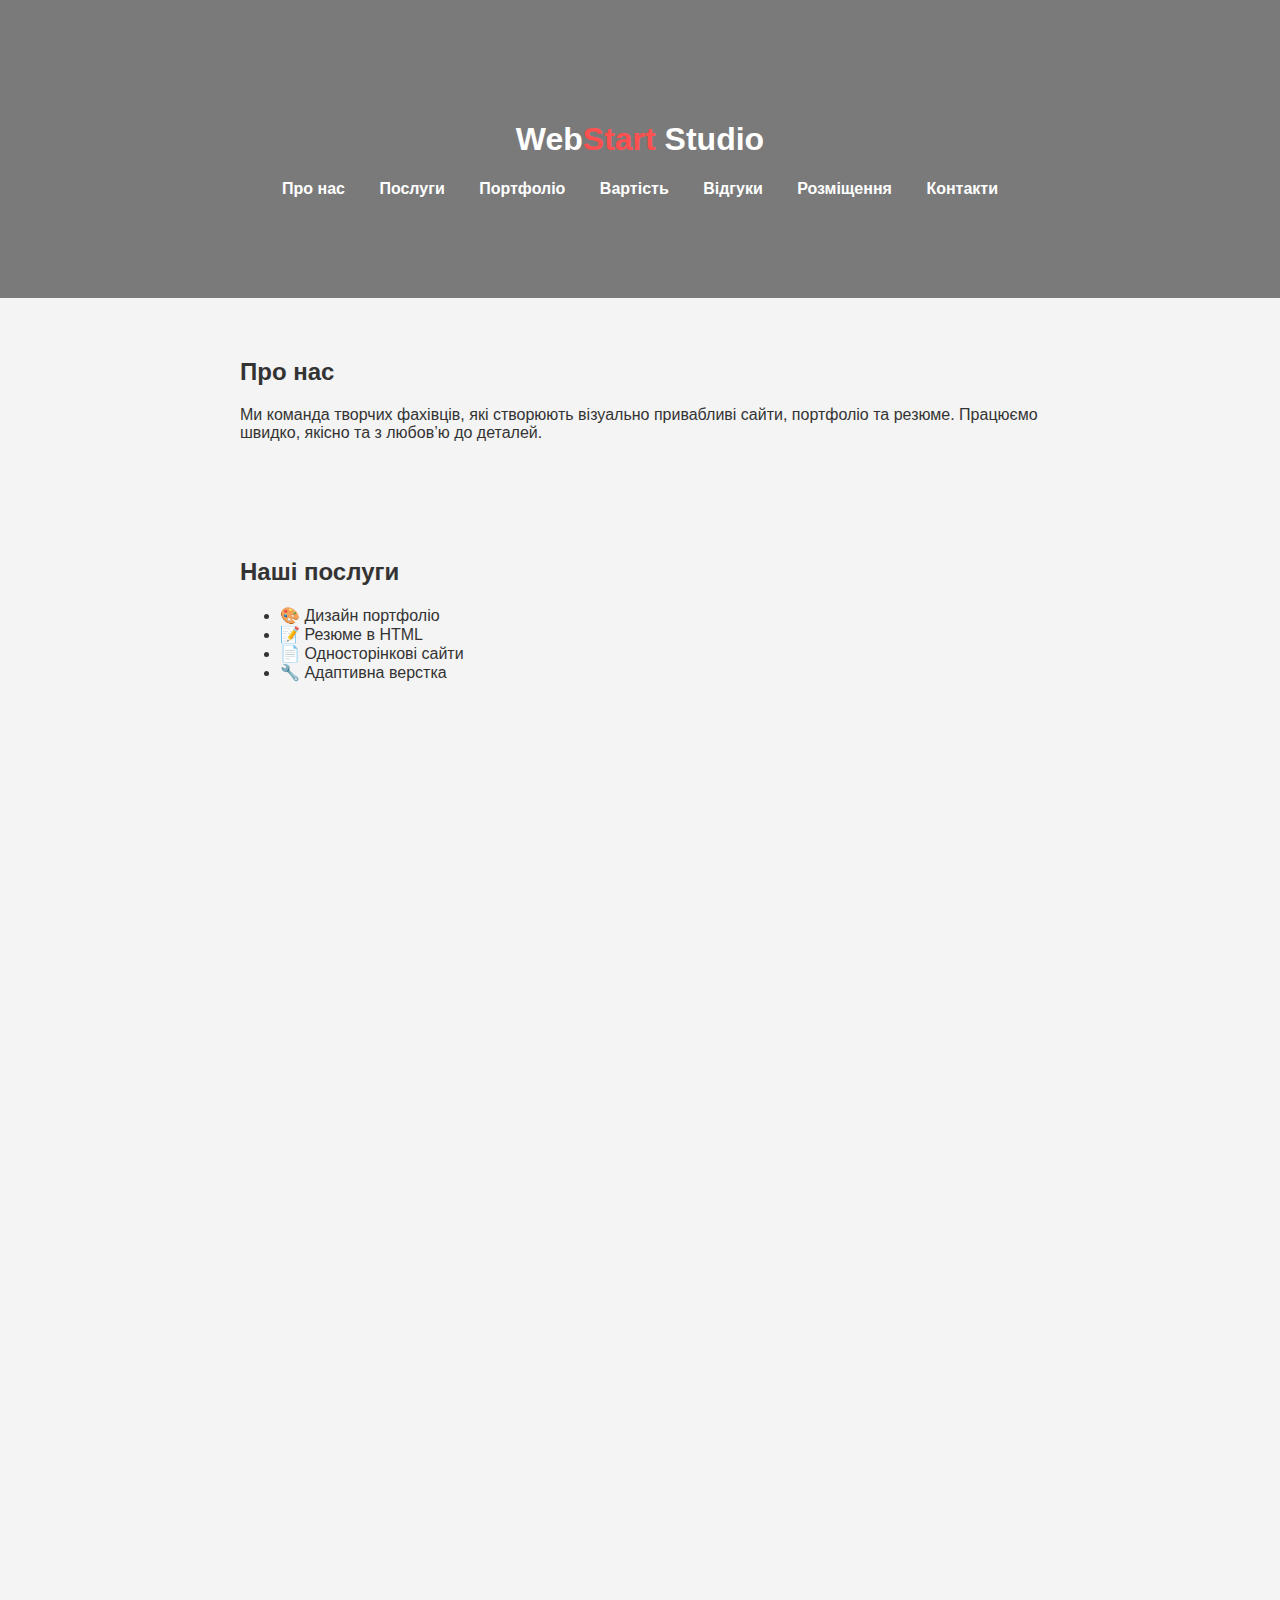
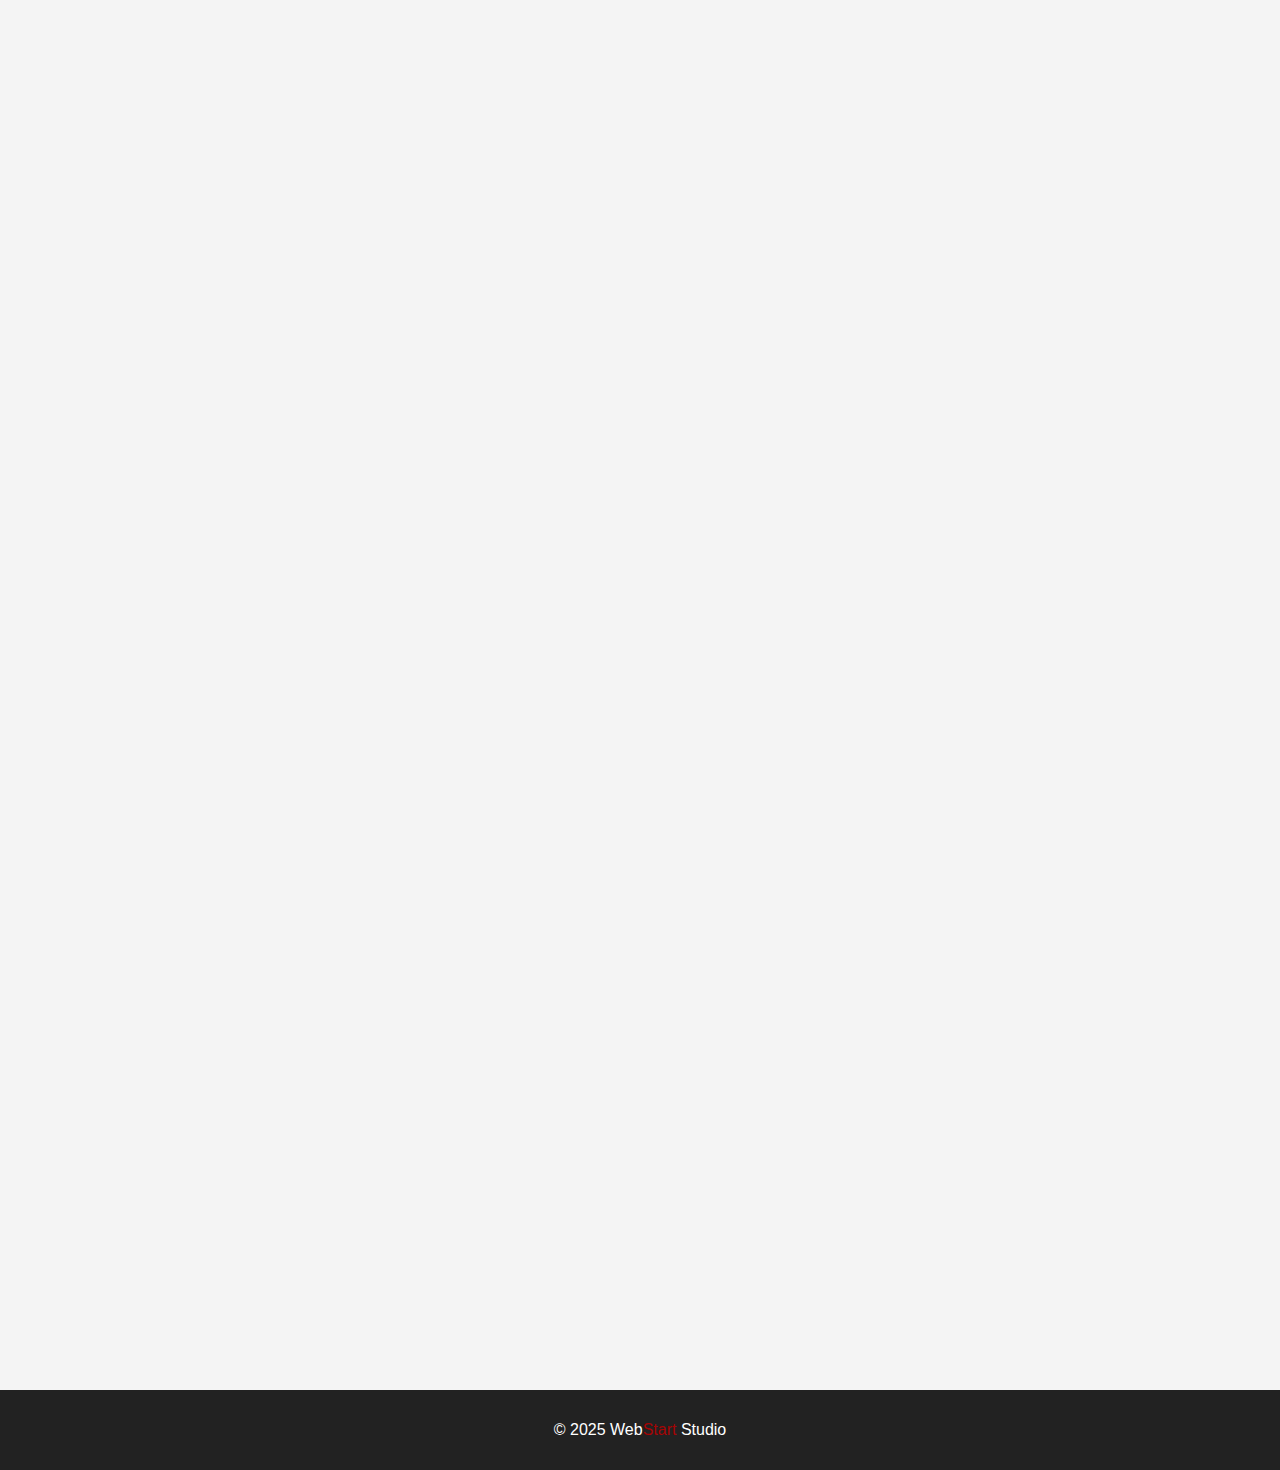
<file: WebStart Studio/index.html>
<!DOCTYPE html>
<html lang="uk">

<head>
    <meta charset="UTF-8" />
    <meta name="viewport" content="width=device-width, initial-scale=1.0" />
    <title>WebStart Studio</title>
    <link rel="stylesheet" href="https://cdnjs.cloudflare.com/ajax/libs/font-awesome/6.5.0/css/all.min.css">
    <link rel="stylesheet" href="style.css" />
    <link rel="icon" href="favicon-32x32.png" type="image/x-icon">
</head>

<body>
    <header>
        <h1>Web<span class="logo-header">Start</span> Studio</h1>
        <nav>
            <a href="#about">Про нас</a>
            <a href="#services">Послуги</a>
            <a href="#portfolio">Портфоліо</a>
            <a href="#pricing">Вартість</a>
            <a href="#testimonials">Відгуки</a>
            <a href="#hosting-help">Розміщення</a>
            <a href="#contact">Контакти</a>
        </nav>
    </header>
    <!-- Про нас  -->
    <section id="about">
        <h2>Про нас</h2>
        <p>Ми команда творчих фахівців, які створюють візуально привабливі сайти, портфоліо та резюме. Працюємо швидко,
            якісно та з любов’ю до деталей.</p>
    </section>
    <!-- Наші послуги -->
    <section id="services">
        <h2>Наші послуги</h2>
        <ul>
            <li>🎨 Дизайн портфоліо</li>
            <li>📝 Резюме в HTML</li>
            <li>📄 Односторінкові сайти</li>
            <li>🔧 Адаптивна верстка</li>
        </ul>
    </section>
    <!-- Наші роботи -->
    <section id="portfolio">
        <h2>Наші роботи</h2>
        <div class="portfolio-container">

            <div class="project-card">
                <div class="project-icon">🎨</div>
                <h3>Дизайн портфоліо</h3>
                <p>Розробка сучасного макету для вебдизайнера. Стиль — мінімалізм + адаптивність.</p>
                <a href="https://starlit-tapioca-5f8da4.netlify.app/" target="_blank" class="btn">Переглянути сайт</a>
            </div>

            <div class="project-card">
                <div class="project-icon">📝</div>
                <h3>Резюме в HTML</h3>
                <p>Легка HTML-сторінка з інтерактивним блоком навичок. Підходить для джунів та фрілансерів.</p>
                <a href="https://unrivaled-custard-c16d18.netlify.app/" target="_blank" class="btn">Переглянути сайт</a>
            </div>

            <div class="project-card">
                <div class="project-icon">📄</div>
                <h3>Односторінкові сайти</h3>
                <p>Односторінковий лендінг з привабливою анімацією для кулінарної теми. Розроблено з HTML, CSS.</p>
                <a href="https://viktorpro1.github.io/Favorite-recipe/" target="_blank" class="btn">Переглянути сайт</a>
            </div>
        </div>
    </section>
    <!-- Вартість -->
    <section id="pricing">
        <h2>Вартість</h2>
        <table>
            <tr>
                <th>Послуга</th>
                <th>Ціна</th>
            </tr>
            <tr>
                <td>Портфоліо</td>
                <td>від 500 грн</td>
            </tr>
            <tr>
                <td>Резюме</td>
                <td>від 300 грн</td>
            </tr>
            <tr>
                <td>Лендінг</td>
                <td>від 800 грн</td>
            </tr>
            <tr>
                <td>Адаптивна верстка (мобільна версія)</td>
                <td>від 300 грн</td>
            </tr>
        </table>
    </section>
    <!-- Відгуки -->
    <section id="testimonials">
        <h2>Відгуки клієнтів</h2>
        <div class="testimonials-container">
            <div class="testimonial">
                <p>“Все зроблено за 3 дні — я у захваті!”</p>
                <cite>— Олена, маркетолог</cite>
            </div>
            <div class="testimonial">
                <p>“Замість довгих обіцянок — швидкий результат і якість. Рекомендую!”</p>
                <cite>— Андрій, власник онлайн-магазину</cite>
            </div>
            <div class="testimonial">
                <p>“Замовила сайт-резюме — виглядає сучасно, отримала нову роботу за тиждень.”</p>
                <cite>— Марія, безробітня</cite>
            </div>
        </div>
    </section>
    <!-- Хостинг -->
    <section id="hosting-help" class="info-section">
        <h2>Допомога з розміщенням сайту</h2>
        <p>
            Після створення вашого портфоліо, резюме або сайту, ви отримаєте архів з усіма файлами у форматі
            <strong>ZIP</strong>.
        </p>
        <p>
            Якщо у вас ще немає хостингу — ми допоможемо з <strong>реєстрацією на безкоштовних платформах</strong>,
            таких як
            <a href="https://www.netlify.com" target="_blank">Netlify</a> або <a href="https://vercel.com"
                target="_blank">Vercel</a>.
        </p>
        <p>
            Після цього ви зможете <strong>самостійно керувати сайтом</strong> або звернутися до нас за подальшою
            підтримкою.
        </p>
    </section>
    <!-- Контакти  -->
    <section id="contact">
        <h2>Контакти</h2>
        <p>📧 Email: <a href="mailto:webstartstudio978@gmail.com">webstartstudio978@gmail.com</a></p>
        <p>📱 Telefon: <a href="tel:+380661391932" target="_blank">+38(066) 139 19 32</a></p>
    </section>

    <footer>
        <p>
            <a href="#" class="footer-link">&copy; 2025 Web<span class="logo-footer">Start</span> Studio</a>
        </p>
    </footer>

    <script src="script.js"></script>
</body>

</html>
</file>
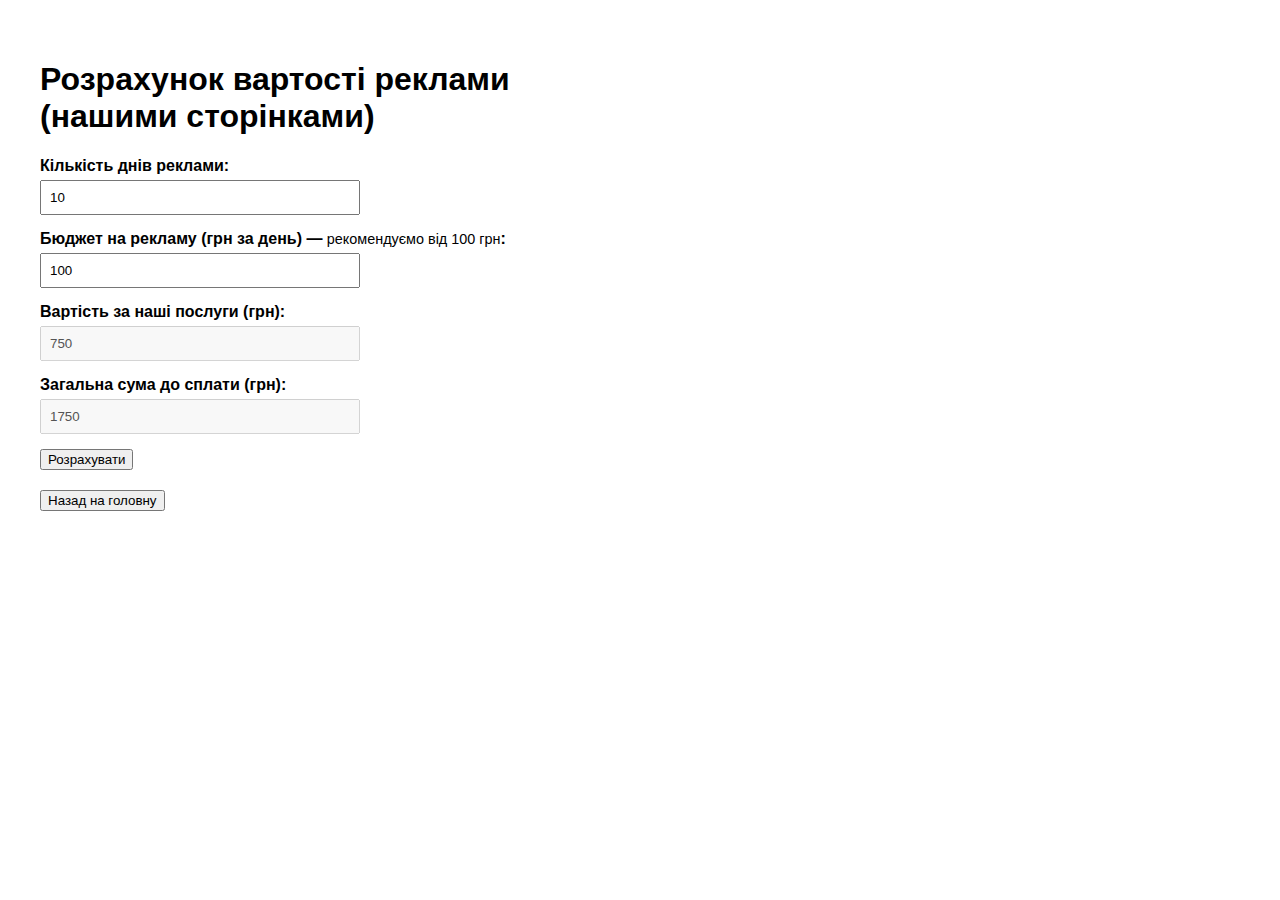
<file: WebStart Studio 1/calc.html>
<!DOCTYPE html>
<html lang="uk">

<head>
    <meta charset="UTF-8" />
    <meta name="viewport" content="width=device-width, initial-scale=1.0" />
    <title>Калькулятор реклами</title>
    <script src="script.js"></script>
    <style>
        body {
            font-family: Arial, sans-serif;
            padding: 2rem;
        }

        .form-group {
            margin-bottom: 15px;
        }

        label {
            display: block;
            margin-bottom: 5px;
            font-weight: bold;
        }

        input {
            padding: 8px;
            width: 100%;
            max-width: 300px;
        }

        .result {
            margin-top: 20px;
            font-size: 18px;
            font-weight: bold;
        }
    </style>
    <script>
        window.dataLayer = window.dataLayer || [];
        function gtag() { dataLayer.push(arguments); }
        gtag('js', new Date());

        gtag('config', 'G-PNL84GTKES');
    </script>
</head>

<body>
    <!-- Google Tag Manager (noscript) -->
    <noscript><iframe src="https://www.googletagmanager.com/ns.html?id=GTM-MGMWZKLK" height="0" width="0"
            style="display:none;visibility:hidden"></iframe></noscript>
    <!-- End Google Tag Manager (noscript) -->

    <h1>Розрахунок вартості реклами<br>(нашими сторінками)</h1>

    <div class="form-group">
        <label for="days">Кількість днів реклами:</label>
        <input type="number" id="days" value="10" min="1">
    </div>

    <div class="form-group">
        <label for="ad-budget">
            Бюджет на рекламу (грн за день) — <span style="font-weight: normal; font-size: 0.9em;">рекомендуємо від 100
                грн</span>:
        </label>
        <input type="number" id="ad-budget" value="100" min="0">
    </div>

    <div class="form-group">
        <label for="my-fee">Вартість за наші послуги (грн):</label>
        <input type="text" id="my-fee" value="750" disabled>
    </div>

    <div class="form-group">
        <label for="total">Загальна сума до сплати (грн):</label>
        <input type="text" id="total" value="1750" disabled>
    </div>

    <button type="button" onclick="calculate()">Розрахувати</button>


    <div class="result" id="result"></div>

    <button onclick="goBack()">Назад на головну</button>

</body>

</html>
</file>
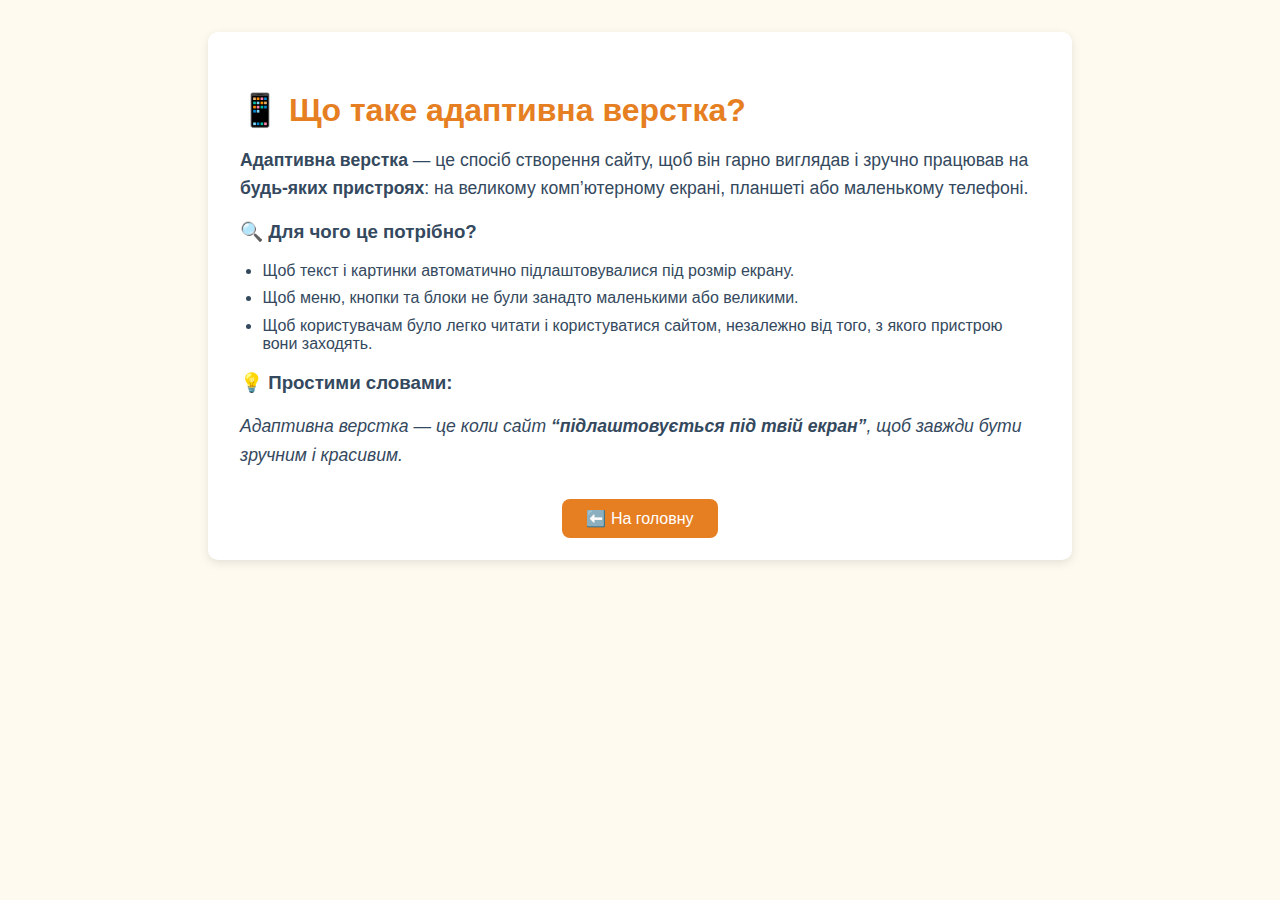
<file: WebStart Studio 11  PWA/adaptive-info.html>
<!DOCTYPE html>
<html lang="uk">

<head>
    <meta charset="UTF-8" />
    <meta name="viewport" content="width=device-width, initial-scale=1.0" />
    <title>Що таке адаптивна верстка</title>
    <style>
        body {
            font-family: 'Segoe UI', Tahoma, Geneva, Verdana, sans-serif;
            background-color: #fffaf0;
            color: #34495e;
            margin: 0;
            padding: 2rem;
        }

        .container {
            max-width: 800px;
            margin: auto;
            background: #ffffff;
            padding: 2rem;
            border-radius: 10px;
            box-shadow: 0 3px 10px rgba(0, 0, 0, 0.1);
        }

        h2 {
            color: #e67e22;
            margin-bottom: 1rem;
            font-size: 2rem;
        }

        p {
            line-height: 1.6;
            font-size: 1.1rem;
        }

        ul {
            padding-left: 1.4rem;
            margin-top: 1rem;
        }

        ul li {
            margin-bottom: 0.6rem;
        }

        .button-container {
            margin-top: 2.5rem;
            text-align: center;
        }

        .home-button {
            background-color: #e67e22;
            color: white;
            padding: 0.7rem 1.5rem;
            border: none;
            border-radius: 8px;
            font-size: 1rem;
            cursor: pointer;
            text-decoration: none;
            transition: background-color 0.3s ease;
        }

        .home-button:hover {
            background-color: #cf711c;
        }
    </style>
</head>

<body>
    <div class="container">
        <h2>📱 Що таке адаптивна верстка?</h2>
        <p><strong>Адаптивна верстка</strong> — це спосіб створення сайту, щоб він гарно виглядав і зручно працював на
            <strong>будь-яких пристроях</strong>: на великому комп’ютерному екрані, планшеті або маленькому телефоні.
        </p>

        <h3>🔍 Для чого це потрібно?</h3>
        <ul>
            <li>Щоб текст і картинки автоматично підлаштовувалися під розмір екрану.</li>
            <li>Щоб меню, кнопки та блоки не були занадто маленькими або великими.</li>
            <li>Щоб користувачам було легко читати і користуватися сайтом, незалежно від того, з якого пристрою вони
                заходять.</li>
        </ul>

        <h3>💡 Простими словами:</h3>
        <p><em>Адаптивна верстка — це коли сайт <strong>“підлаштовується під твій екран”</strong>, щоб завжди бути
                зручним і красивим.</em></p>

        <div class="button-container">
            <a href="index.html" class="home-button">⬅️ На головну</a>
        </div>
    </div>
</body>

</html>
</file>
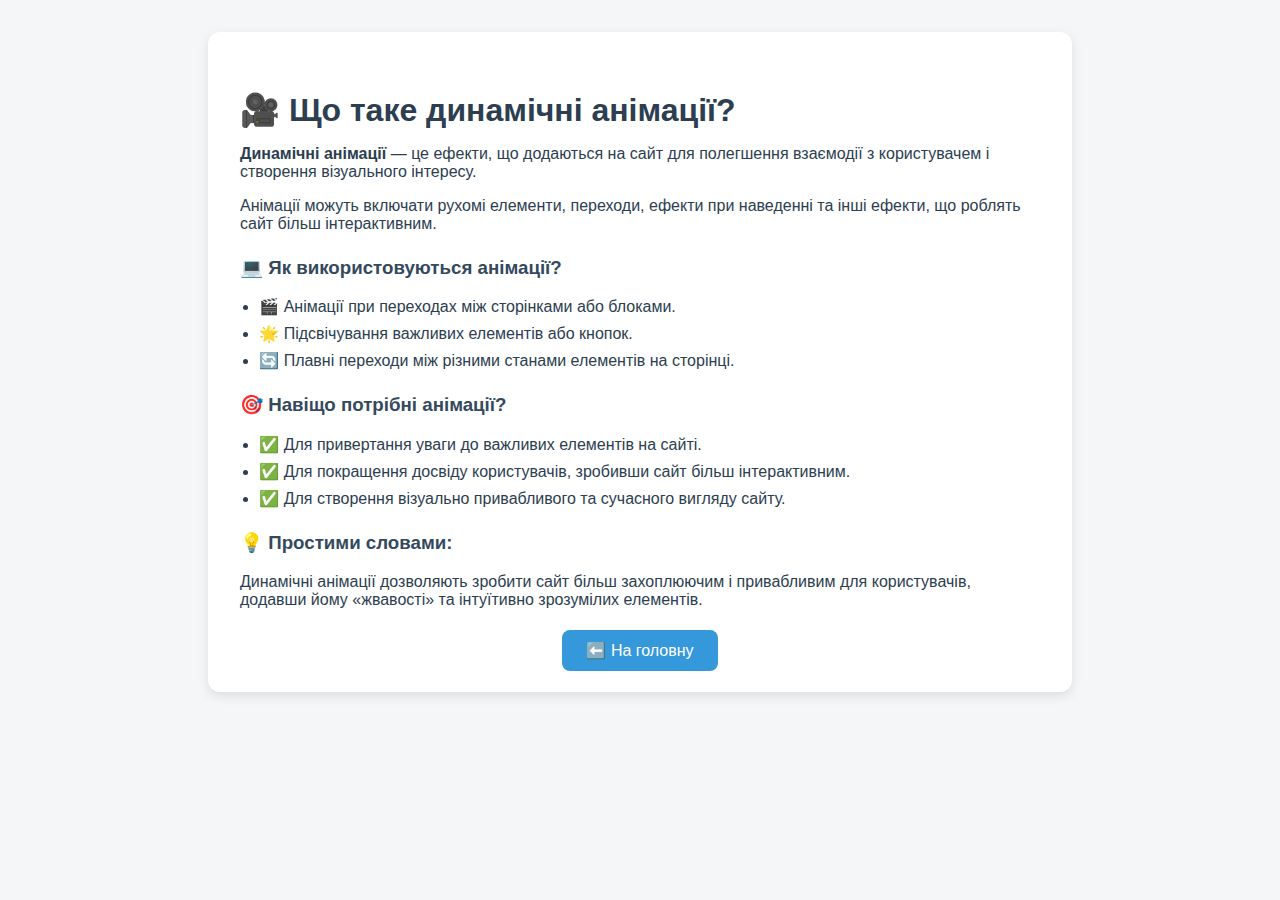
<file: WebStart Studio 11  PWA/animations-info.html>
<!DOCTYPE html>
<html lang="uk">

<head>
    <meta charset="UTF-8" />
    <meta name="viewport" content="width=device-width, initial-scale=1.0" />
    <title>Що таке динамічні анімації</title>
    <style>
        body {
            font-family: 'Segoe UI', sans-serif;
            margin: 0;
            padding: 2rem;
            background-color: #f4f6f8;
            color: #2c3e50;
        }

        .container {
            max-width: 800px;
            margin: auto;
            background: #ffffff;
            padding: 2rem;
            border-radius: 12px;
            box-shadow: 0 4px 12px rgba(0, 0, 0, 0.1);
        }

        h2 {
            font-size: 2rem;
            margin-bottom: 1rem;
        }

        h3 {
            margin-top: 1.5rem;
            color: #34495e;
        }

        ul {
            padding-left: 1.2rem;
        }

        ul li {
            margin-bottom: 0.5rem;
        }

        .button-container {
            margin-top: 2rem;
            text-align: center;
        }

        .home-button {
            background-color: #3498db;
            color: white;
            padding: 0.75rem 1.5rem;
            border: none;
            border-radius: 8px;
            font-size: 1rem;
            cursor: pointer;
            text-decoration: none;
            transition: background-color 0.3s;
        }

        .home-button:hover {
            background-color: #2980b9;
        }
    </style>
</head>

<body>
    <div class="container">
        <h2>🎥 Що таке динамічні анімації?</h2>
        <p><strong>Динамічні анімації</strong> — це ефекти, що додаються на сайт для полегшення взаємодії з користувачем
            і створення візуального інтересу.</p>
        <p>Анімації можуть включати рухомі елементи, переходи, ефекти при наведенні та інші ефекти, що роблять сайт
            більш інтерактивним.</p>

        <h3>💻 Як використовуються анімації?</h3>
        <ul>
            <li>🎬 Анімації при переходах між сторінками або блоками.</li>
            <li>🌟 Підсвічування важливих елементів або кнопок.</li>
            <li>🔄 Плавні переходи між різними станами елементів на сторінці.</li>
        </ul>

        <h3>🎯 Навіщо потрібні анімації?</h3>
        <ul>
            <li>✅ Для привертання уваги до важливих елементів на сайті.</li>
            <li>✅ Для покращення досвіду користувачів, зробивши сайт більш інтерактивним.</li>
            <li>✅ Для створення візуально привабливого та сучасного вигляду сайту.</li>
        </ul>

        <h3>💡 Простими словами:</h3>
        <p>Динамічні анімації дозволяють зробити сайт більш захоплюючим і привабливим для користувачів, додавши йому
            «жвавості» та інтуїтивно зрозумілих елементів.</p>

        <div class="button-container">
            <a href="index.html" class="home-button">⬅️ На головну</a>
        </div>
    </div>
</body>

</html>
</file>
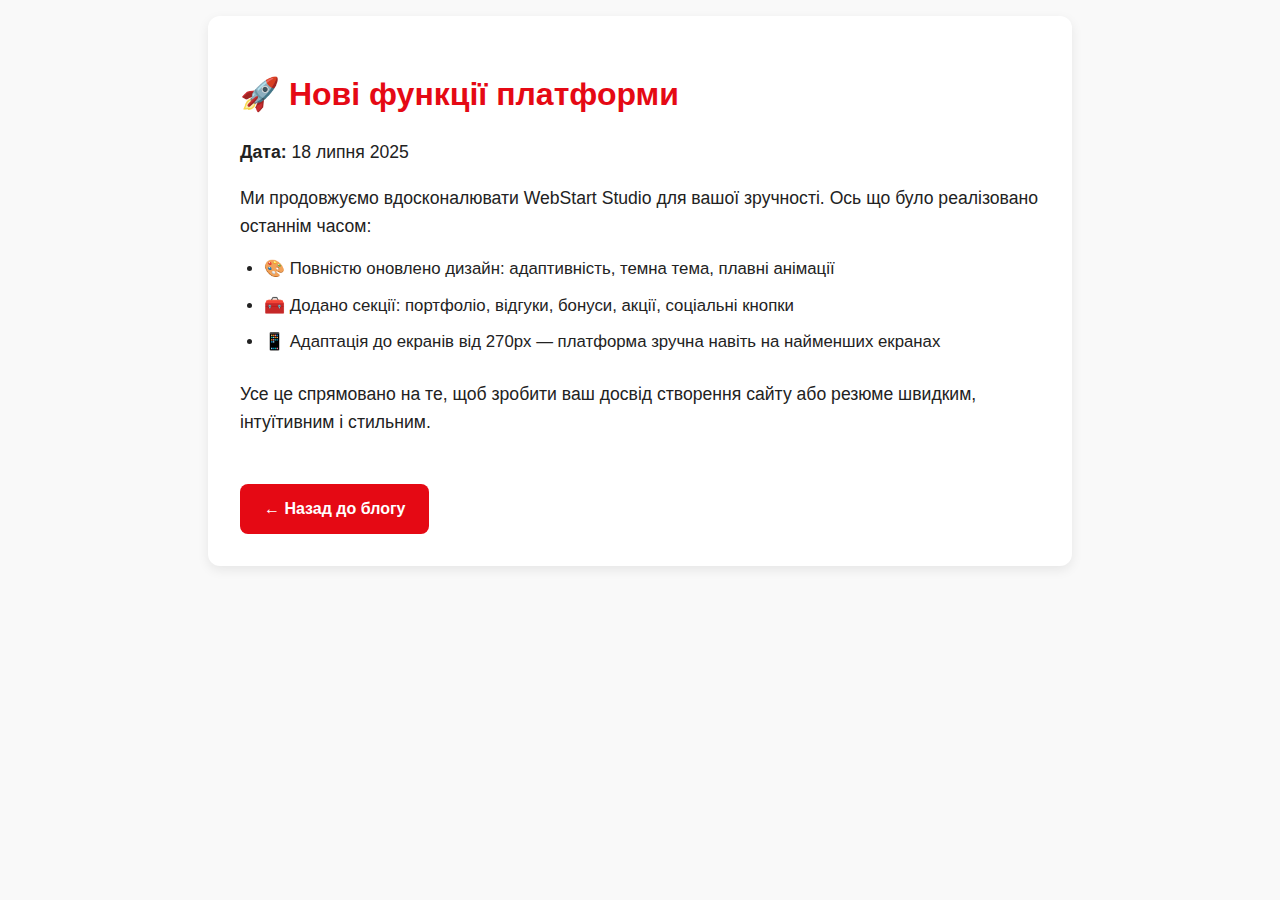
<file: WebStart Studio 11  PWA/blog-features.html>
<!DOCTYPE html>
<html lang="uk">

<head>
    <meta charset="UTF-8" />
    <meta name="viewport" content="width=device-width, initial-scale=1.0" />
    <title>Нові функції платформи | WebStart Studio</title>
    <style>
        /* Базова стилізація */
        body {
            margin: 0;
            font-family: Arial, sans-serif;
            background-color: #f9f9f9;
            color: #222;
            line-height: 1.6;
            padding: 1rem;
        }

        .article-page {
            max-width: 800px;
            margin: 0 auto;
            background-color: #fff;
            padding: 2rem;
            border-radius: 12px;
            box-shadow: 0 4px 12px rgba(0, 0, 0, 0.08);
        }

        h1 {
            font-size: 2rem;
            margin-bottom: 1rem;
            color: #e50914;
        }

        p {
            font-size: 1.1rem;
            margin-bottom: 1rem;
        }

        ul {
            padding-left: 1.5rem;
            margin-bottom: 1.5rem;
        }

        li {
            font-size: 1.05rem;
            margin-bottom: 0.6rem;
        }

        .back-link {
            display: inline-block;
            margin-top: 2rem;
            text-decoration: none;
            background-color: #e50914;
            color: #fff;
            padding: 0.75rem 1.5rem;
            border-radius: 8px;
            font-weight: bold;
            transition: background-color 0.3s ease;
        }

        .back-link:hover {
            background-color: #b20710;
        }

        /* Мобільна адаптація до 420px */
        @media screen and (max-width: 420px) {
            .article-page {
                padding: 1.2rem;
            }

            h1 {
                font-size: 1.5rem;
                text-align: center;
            }

            p,
            li {
                font-size: 1rem;
            }

            .back-link {
                display: block;
                width: 100%;
                padding: 1rem;
                font-size: 1rem;
                text-align: center;
                box-sizing: border-box;
            }
        }
    </style>
</head>

<body>
    <main class="article-page">
        <h1>🚀 Нові функції платформи</h1>
        <p><strong>Дата:</strong> 18 липня 2025</p>

        <p>Ми продовжуємо вдосконалювати WebStart Studio для вашої зручності. Ось що було реалізовано останнім часом:
        </p>

        <ul>
            <li>🎨 Повністю оновлено дизайн: адаптивність, темна тема, плавні анімації</li>
            <li>🧰 Додано секції: портфоліо, відгуки, бонуси, акції, соціальні кнопки</li>
            <li>📱 Адаптація до екранів від 270px — платформа зручна навіть на найменших екранах</li>
        </ul>

        <p>Усе це спрямовано на те, щоб зробити ваш досвід створення сайту або резюме швидким, інтуїтивним і стильним.
        </p>

        <a href="index.html#blog" class="back-link">← Назад до блогу</a>
    </main>
</body>

</html>
</file>
<file: WebStart Studio 1/style.css>
body {
    font-family: Arial, sans-serif;
    margin: 0;
    padding: 0;
    background: #f4f4f4;
    color: #333;
}

/* Фонове зображення та затемнення */
header {
    background-image: url('https://images.unsplash.com/photo-1506765515384-028b60a970df?auto=format&fit=crop&w=1600&q=80');
    background-size: cover;
    background-position: center;
    color: white;
    padding: 100px 20px;
    text-align: center;
    position: relative;
    overflow: hidden;
}

/* Напівпрозорий шар */
header::after {
    content: "";
    position: absolute;
    top: 0;
    left: 0;
    width: 100%;
    height: 100%;
    background: rgba(0, 0, 0, 0.5);
    /* затемнення */
    z-index: 1;
}

/* Текст і меню поверх зображення */
header h1,
header nav {
    position: relative;
    z-index: 2;
}

/* Стиль назви */
.logo-header {
    color: #ff5050;
}

/* Навігація */
nav {
    margin-top: 20px;
}

nav a {
    color: white;
    margin: 0 15px;
    text-decoration: none;
    font-weight: bold;
    transition: color 0.3s ease;
}

nav a:hover {
    color: red;
}

section {
    padding: 40px 20px;
    max-width: 800px;
    margin: auto;
    opacity: 0;
    transform: translateY(50px);
    transition: all 0.6s ease-in-out;
}

section.visible {
    opacity: 1;
    transform: translateY(0);
}

#portfolio {
    background-color: #fff;
    padding: 60px 20px;
    text-align: center;
}

#portfolio h2 {
    font-size: 32px;
    margin-bottom: 40px;
    color: #333;
}

.portfolio-container {
    display: flex;
    flex-wrap: wrap;
    justify-content: center;
    gap: 30px;
}

.project-card {
    background-color: #f5f5f5;
    padding: 25px 20px;
    max-width: 300px;
    border-radius: 12px;
    box-shadow: 0 4px 12px rgba(0, 0, 0, 0.08);
    transition: transform 0.3s ease;
    text-align: left;
    position: relative;
}

.project-card:hover {
    transform: translateY(-5px);
}

.project-icon {
    font-size: 40px;
    margin-bottom: 15px;
}

/* доповнення до стилів  */

details summary {
    cursor: pointer;
    font-weight: bold;
    margin: 10px 0;
}

.btn {
    display: inline-block;
    padding: 6px 12px;
    margin: 4px 0;
    background-color: #007BFF;
    color: white;
    text-decoration: none;
    border-radius: 4px;
}

.project-card h3 {
    font-size: 20px;
    color: #222;
    margin-bottom: 10px;
}

.project-card p {
    color: #555;
    margin-bottom: 15px;
    font-size: 15px;
}

.btn {
    display: inline-block;
    padding: 10px 15px;
    background-color: #ff5050;
    color: white;
    text-decoration: none;
    border-radius: 6px;
    transition: background-color 0.3s;
}

.btn:hover {
    background-color: #cc0000;
}

table {
    width: 100%;
    border-collapse: collapse;
    margin-top: 20px;
}

th,
td {
    border: 1px solid #ddd;
    padding: 10px;
    text-align: left;
}

#testimonials {
    background-color: #f9f9f9;
    padding: 60px 20px;
    text-align: center;
}

#testimonials h2 {
    font-size: 32px;
    margin-bottom: 40px;
    color: #333;
}

.testimonials-container {
    display: flex;
    flex-wrap: wrap;
    justify-content: center;
    gap: 30px;
}

.testimonial {
    background-color: white;
    padding: 20px 25px;
    max-width: 300px;
    border-radius: 10px;
    box-shadow: 0 4px 10px rgba(0, 0, 0, 0.1);
    transition: transform 0.3s ease;
}

.testimonial:hover {
    transform: translateY(-5px);
}

.testimonial p {
    font-style: italic;
    margin-bottom: 10px;
    color: #555;
}

.testimonial cite {
    font-weight: bold;
    color: #777;
}

.info-section {
    background-color: #f8f8f8;
    padding: 50px 20px;
    text-align: center;
    color: #333;
}

.info-section h2 {
    font-size: 28px;
    margin-bottom: 20px;
    color: #222;
}

.info-section p {
    font-size: 18px;
    max-width: 700px;
    margin: 0 auto 20px;
    line-height: 1.6;
}

.info-section a {
    color: #0077cc;
    text-decoration: underline;
}

.info-section a:hover {
    color: red;
}

.extras-section {
    background-color: #f4f4f4;
    padding: 60px 20px;
    text-align: center;
}

.extras-section h2 {
    font-size: 32px;
    margin-bottom: 40px;
    color: #333;
}

.extras-container {
    display: flex;
    flex-wrap: wrap;
    justify-content: center;
    gap: 30px;
}

.extra-card {
    background-color: white;
    border-radius: 12px;
    box-shadow: 0 4px 10px rgba(0, 0, 0, 0.1);
    padding: 25px 20px;
    max-width: 300px;
    transition: transform 0.3s ease;
    text-align: center;
}

.extra-card:hover {
    transform: translateY(-5px);
}

.extra-icon {
    font-size: 40px;
    margin-bottom: 15px;
}

.extra-card h3 {
    font-size: 20px;
    margin-bottom: 10px;
    color: #222;
}

.extra-card p {
    color: #555;
    font-size: 16px;
    line-height: 1.5;
}

footer {
    text-align: center;
    background: #222;
    color: #fff;
    padding: 15px;
}

.logo-footer {
    color: #a70404;
}

.footer-link {
    color: inherit;
    text-decoration: none;
    transition: color 0.3s;
}

.footer-link:hover {
    color: #ff5050;
}

/* Стилі перемикача */
.theme-toggle {
    position: absolute;
    top: 20px;
    right: 20px;
    color: white;
    font-size: 14px;
    cursor: pointer;
    z-index: 10;
}

.theme-toggle input {
    margin-right: 5px;
}

/* Темна тема */
body.dark-mode {
    background-color: #1e1e1e;
    color: #f5f5f5;
}

body.dark-mode header {
    background-color: #121212;
}

body.dark-mode section,
body.dark-mode footer,
body.dark-mode .project-card,
body.dark-mode .testimonial,
body.dark-mode .extra-card {
    background-color: #2c2c2c;
    color: #f5f5f5;
}

body.dark-mode nav a {
    color: #ddd;
}

body.dark-mode .btn {
    background-color: #444;
}

body.dark-mode .btn:hover {
    background-color: #888;
}

body.dark-mode .logo-footer {
    color: #ff5050;
}

.calc-button {
    display: inline-block;
    background-color: #ff5050;
    color: white;
    padding: 10px 20px;
    border-radius: 8px;
    text-decoration: none;
    font-weight: bold;
    transition: background-color 0.3s;
}

.calc-button:hover {
    background-color: #e04444;
}

.viber-button {
    display: inline-block;
    padding: 10px 20px;
    background-color: #7360f2;
    color: white;
    border: none;
    border-radius: 5px;
    text-decoration: none;
    font-weight: bold;
    transition: background-color 0.3s ease;
}

.viber-button:hover {
    background-color: #5a48d1;
}

/* Замовити */

.briefs {
    background-color: #f9f9f9;
    padding: 40px 20px;
    text-align: center;
}

.briefs-container {
    max-width: 800px;
    margin: 0 auto;
}

.briefs h2 {
    font-size: 32px;
    margin-bottom: 20px;
    color: #222;
}

.briefs-description {
    font-size: 18px;
    margin-bottom: 30px;
    color: #555;
}

.briefs-buttons {
    display: flex;
    flex-wrap: wrap;
    justify-content: center;
    gap: 16px;
}

.brief-btn {
    display: inline-block;
    padding: 12px 24px;
    text-decoration: none;
    border-radius: 6px;
    font-weight: 600;
    font-size: 16px;
    transition: background-color 0.3s ease;
}

.brief-resume {
    background-color: #007BFF;
    color: #fff;
}

.brief-resume:hover {
    background-color: #0056b3;
}

.brief-portfolio {
    background-color: #28A745;
    color: #fff;
}

.brief-portfolio:hover {
    background-color: #1e7e34;
}

.brief-site {
    background-color: #FFC107;
    color: #212529;
}

.brief-site:hover {
    background-color: #e0a800;
}

/* Акція */

.promo {
    background: linear-gradient(135deg, #6bf37d, #026d1d);
    color: #fff;
    text-align: center;
    padding: 40px 20px;
    border-radius: 20px;
    margin: 40px auto;
    max-width: 600px;
    box-shadow: 0 0 20px rgba(185, 1, 1, 0.2);
}

.promo-container h2 {
    font-size: 2em;
    margin-bottom: 10px;
}

.promo-container p {
    font-size: 1.2em;
}

.countdown {
    font-size: 1.2rem;
    margin: 10px 0;
    font-weight: bold;
    color: #063ef3;
}

.promo-btn {
    background: #fff;
    color: #100113;
    text-decoration: none;
    padding: 10px 20px;
    font-size: 1em;
    border-radius: 10px;
    margin-top: 20px;
    display: inline-block;
    transition: background 0.3s;
}

.promo-btn:hover {
    background: #fc0303b0;
}

@media (max-width: 768px) {
    header {
        padding: 60px 15px;
    }

    header h1 {
        font-size: 24px;
    }

    nav {
        display: flex;
        flex-direction: column;
        gap: 10px;
    }

    nav a {
        margin: 0;
    }

    section,
    #portfolio,
    #testimonials,
    .info-section,
    .extras-section {
        padding: 30px 15px;
    }

    .portfolio-container,
    .testimonials-container,
    .extras-container {
        display: flex;
        flex-direction: column;
        align-items: stretch;
        /* щоб блоки були 100% */
        width: 100%;
    }

    .project-card,
    .testimonial,
    .extra-card {
        width: 100%;
        max-width: none;
        box-sizing: border-box;
    }

    .info-section p {
        font-size: 16px;
    }

    .extra-card p,
    .project-card p,
    .testimonial p {
        font-size: 14px;
    }

    .btn {
        padding: 8px 12px;
        font-size: 14px;
    }

    table {
        font-size: 14px;
    }

    th,
    td {
        padding: 8px;
    }
}

@media (max-width: 375px) {
    header {
        padding: 40px 10px;
    }

    header h1 {
        font-size: 20px;
    }

    nav a {
        font-size: 14px;
    }

    section h2,
    #portfolio h2,
    #testimonials h2,
    .extras-section h2,
    .info-section h2 {
        font-size: 22px;
    }

    .btn {
        font-size: 13px;
        padding: 7px 10px;
    }

    .project-card,
    .testimonial,
    .extra-card {
        padding: 20px 15px;
        width: 100%;
        max-width: none;
        box-sizing: border-box;
    }

    .project-card h3,
    .extra-card h3 {
        font-size: 18px;
    }

    .project-card p,
    .extra-card p,
    .testimonial p {
        font-size: 13px;
    }

    .info-section p {
        font-size: 14px;
    }

    table {
        font-size: 13px;
    }

    th,
    td {
        padding: 6px;
    }
}
</file>
<file: WebStart Studio 2/style.css>
body {
    font-family: Arial, sans-serif;
    margin: 0;
    padding: 0;
    background: #f4f4f4;
    color: #333;
}

/* Фонове зображення та затемнення */
header {
    background-image: url('https://images.unsplash.com/photo-1506765515384-028b60a970df?auto=format&fit=crop&w=1600&q=80');
    background-size: cover;
    background-position: center;
    color: white;
    padding: 100px 20px;
    text-align: center;
    position: relative;
    overflow: hidden;
}

/* Напівпрозорий шар */
header::after {
    content: "";
    position: absolute;
    top: 0;
    left: 0;
    width: 100%;
    height: 100%;
    background: rgba(0, 0, 0, 0.5);
    /* затемнення */
    z-index: 1;
}

/* Текст і меню поверх зображення */
header h1,
header nav {
    position: relative;
    z-index: 2;
}

/* Стиль назви */
.logo-header {
    color: #ff5050;
}

/* Навігація */
nav {
    margin-top: 20px;
}

nav a {
    color: white;
    margin: 0 15px;
    text-decoration: none;
    font-weight: bold;
    transition: color 0.3s ease;
}

nav a:hover {
    color: red;
}

section {
    padding: 40px 20px;
    max-width: 800px;
    margin: auto;
    opacity: 0;
    transform: translateY(50px);
    transition: all 0.6s ease-in-out;
}

section.visible {
    opacity: 1;
    transform: translateY(0);
}

#portfolio {
    background-color: #fff;
    padding: 60px 20px;
    text-align: center;
}

#portfolio h2 {
    font-size: 32px;
    margin-bottom: 40px;
    color: #333;
}

.portfolio-container {
    display: flex;
    flex-wrap: wrap;
    justify-content: center;
    gap: 30px;
}

.project-card {
    background-color: #f5f5f5;
    padding: 25px 20px;
    max-width: 300px;
    border-radius: 12px;
    box-shadow: 0 4px 12px rgba(0, 0, 0, 0.08);
    transition: transform 0.3s ease;
    text-align: left;
    position: relative;
}

.project-card:hover {
    transform: translateY(-5px);
}

.project-icon {
    font-size: 40px;
    margin-bottom: 15px;
}

/* доповнення до стилів  */

details summary {
    cursor: pointer;
    font-weight: bold;
    margin: 10px 0;
}

.btn {
    display: inline-block;
    padding: 6px 12px;
    margin: 4px 0;
    background-color: #007BFF;
    color: white;
    text-decoration: none;
    border-radius: 4px;
}

.project-card h3 {
    font-size: 20px;
    color: #222;
    margin-bottom: 10px;
}

.project-card p {
    color: #555;
    margin-bottom: 15px;
    font-size: 15px;
}

.btn {
    display: inline-block;
    padding: 10px 15px;
    background-color: #ff5050;
    color: white;
    text-decoration: none;
    border-radius: 6px;
    transition: background-color 0.3s;
}

.btn:hover {
    background-color: #cc0000;
}

table {
    width: 100%;
    border-collapse: collapse;
    margin-top: 20px;
}

th,
td {
    border: 1px solid #ddd;
    padding: 10px;
    text-align: left;
}

#testimonials {
    background-color: #f9f9f9;
    padding: 60px 20px;
    text-align: center;
}

#testimonials h2 {
    font-size: 32px;
    margin-bottom: 40px;
    color: #333;
}

.testimonials-container {
    display: flex;
    flex-wrap: wrap;
    justify-content: center;
    gap: 30px;
}

.testimonial {
    background-color: white;
    padding: 20px 25px;
    max-width: 300px;
    border-radius: 10px;
    box-shadow: 0 4px 10px rgba(0, 0, 0, 0.1);
    transition: transform 0.3s ease;
}

.testimonial:hover {
    transform: translateY(-5px);
}

.testimonial p {
    font-style: italic;
    margin-bottom: 10px;
    color: #555;
}

.testimonial cite {
    font-weight: bold;
    color: #777;
}

.info-section {
    background-color: #f8f8f8;
    padding: 50px 20px;
    text-align: center;
    color: #333;
}

.info-section h2 {
    font-size: 28px;
    margin-bottom: 20px;
    color: #222;
}

.info-section p {
    font-size: 18px;
    max-width: 700px;
    margin: 0 auto 20px;
    line-height: 1.6;
}

.info-section a {
    color: #0077cc;
    text-decoration: underline;
}

.info-section a:hover {
    color: red;
}

.extras-section {
    background-color: #f4f4f4;
    padding: 60px 20px;
    text-align: center;
}

.extras-section h2 {
    font-size: 32px;
    margin-bottom: 40px;
    color: #333;
}

.extras-container {
    display: flex;
    flex-wrap: wrap;
    justify-content: center;
    gap: 30px;
}

.extra-card {
    background-color: white;
    border-radius: 12px;
    box-shadow: 0 4px 10px rgba(0, 0, 0, 0.1);
    padding: 25px 20px;
    max-width: 300px;
    transition: transform 0.3s ease;
    text-align: center;
}

.extra-card:hover {
    transform: translateY(-5px);
}

.extra-icon {
    font-size: 40px;
    margin-bottom: 15px;
}

.extra-card h3 {
    font-size: 20px;
    margin-bottom: 10px;
    color: #222;
}

.extra-card p {
    color: #555;
    font-size: 16px;
    line-height: 1.5;
}

footer {
    text-align: center;
    background: #222;
    color: #fff;
    padding: 15px;
}

.logo-footer {
    color: #a70404;
}

.footer-link {
    color: inherit;
    text-decoration: none;
    transition: color 0.3s;
}

.footer-link:hover {
    color: #ff5050;
}

/* Стилі перемикача */
.theme-toggle {
    position: absolute;
    top: 20px;
    right: 20px;
    color: white;
    font-size: 14px;
    cursor: pointer;
    z-index: 10;
}

.theme-toggle input {
    margin-right: 5px;
}

/* Темна тема */
body.dark-mode {
    background-color: #1e1e1e;
    color: #f5f5f5;
}

body.dark-mode header {
    background-color: #121212;
}

body.dark-mode section,
body.dark-mode footer,
body.dark-mode .project-card,
body.dark-mode .testimonial,
body.dark-mode .extra-card {
    background-color: #2c2c2c;
    color: #f5f5f5;
}

body.dark-mode nav a {
    color: #ddd;
}

body.dark-mode .btn {
    background-color: #444;
}

body.dark-mode .btn:hover {
    background-color: #888;
}

body.dark-mode .logo-footer {
    color: #ff5050;
}

.calc-button {
    display: inline-block;
    background-color: #ff5050;
    color: white;
    padding: 10px 20px;
    border-radius: 8px;
    text-decoration: none;
    font-weight: bold;
    transition: background-color 0.3s;
}

.calc-button:hover {
    background-color: #e04444;
}

.viber-button {
    display: inline-block;
    padding: 10px 20px;
    background-color: #7360f2;
    color: white;
    border: none;
    border-radius: 5px;
    text-decoration: none;
    font-weight: bold;
    transition: background-color 0.3s ease;
}

.viber-button:hover {
    background-color: #5a48d1;
}

/* Замовити */

.briefs {
    background-color: #f9f9f9;
    padding: 40px 20px;
    text-align: center;
}

.briefs-container {
    max-width: 800px;
    margin: 0 auto;
}

.briefs h2 {
    font-size: 32px;
    margin-bottom: 20px;
    color: #222;
}

.briefs-description {
    font-size: 18px;
    margin-bottom: 30px;
    color: #555;
}

.briefs-buttons {
    display: flex;
    flex-wrap: wrap;
    justify-content: center;
    gap: 16px;
}

.brief-btn {
    display: inline-block;
    padding: 12px 24px;
    text-decoration: none;
    border-radius: 6px;
    font-weight: 600;
    font-size: 16px;
    transition: background-color 0.3s ease;
}

.brief-resume {
    background-color: #007BFF;
    color: #fff;
}

.brief-resume:hover {
    background-color: #0056b3;
}

.brief-portfolio {
    background-color: #28A745;
    color: #fff;
}

.brief-portfolio:hover {
    background-color: #1e7e34;
}

.brief-site {
    background-color: #FFC107;
    color: #212529;
}

.brief-site:hover {
    background-color: #e0a800;
}

/* Акція */

.promo {
    background: linear-gradient(135deg, #6bf37d, #026d1d);
    color: #fff;
    text-align: center;
    padding: 40px 20px;
    border-radius: 20px;
    margin: 40px auto;
    max-width: 600px;
    box-shadow: 0 0 20px rgba(185, 1, 1, 0.2);
}

.promo-container h2 {
    font-size: 2em;
    margin-bottom: 10px;
}

.promo-container p {
    font-size: 1.2em;
}

.countdown {
    font-size: 1.2rem;
    margin: 10px 0;
    font-weight: bold;
    color: #063ef3;
}

.promo-btn {
    background: #fff;
    color: #100113;
    text-decoration: none;
    padding: 10px 20px;
    font-size: 1em;
    border-radius: 10px;
    margin-top: 20px;
    display: inline-block;
    transition: background 0.3s;
}

.promo-btn:hover {
    background: #fc0303b0;
}

/* Адаптивність загальна  */

@media (max-width: 768px) {
    header {
        padding: 60px 15px;
    }

    header h1 {
        font-size: 24px;
    }

    nav {
        display: flex;
        flex-direction: column;
        gap: 10px;
    }

    nav a {
        margin: 0;
    }

    section,
    #portfolio,
    #testimonials,
    .info-section,
    .extras-section {
        padding: 30px 15px;
    }

    .portfolio-container,
    .testimonials-container,
    .extras-container {
        display: flex;
        flex-direction: column;
        align-items: stretch;
        /* щоб блоки були 100% */
        width: 100%;
    }

    .project-card,
    .testimonial,
    .extra-card {
        width: 100%;
        max-width: none;
        box-sizing: border-box;
    }

    .info-section p {
        font-size: 16px;
    }

    .extra-card p,
    .project-card p,
    .testimonial p {
        font-size: 14px;
    }

    .btn {
        padding: 8px 12px;
        font-size: 14px;
    }

    table {
        font-size: 14px;
    }

    th,
    td {
        padding: 8px;
    }

    /* Плеєр */
    .player-container {
        width: 90%;
        flex-direction: column;
        align-items: stretch;
        padding: 15px;
        gap: 10px;
    }

    .controls-left {
        justify-content: center;
        margin-left: 0;
        gap: 10px;
        flex-wrap: wrap;
    }

    .player-description {
        text-align: center;
        font-size: 13px;
        margin: 5px 0;
    }

    .volume-container {
        justify-content: center;
        margin: 0 auto;
    }

    .volume-slider {
        width: 100%;
    }
}

@media (max-width: 375px) {
    header {
        padding: 40px 10px;
    }

    header h1 {
        font-size: 20px;
    }

    nav a {
        font-size: 14px;
    }

    section h2,
    #portfolio h2,
    #testimonials h2,
    .extras-section h2,
    .info-section h2 {
        font-size: 22px;
    }

    .btn {
        font-size: 13px;
        padding: 7px 10px;
    }

    .project-card,
    .testimonial,
    .extra-card {
        padding: 20px 15px;
        width: 100%;
        max-width: none;
        box-sizing: border-box;
    }

    .project-card h3,
    .extra-card h3 {
        font-size: 18px;
    }

    .project-card p,
    .extra-card p,
    .testimonial p {
        font-size: 13px;
    }

    .info-section p {
        font-size: 14px;
    }

    table {
        font-size: 13px;
    }

    th,
    td {
        padding: 6px;
    }
}

/* Привітальне вікно */

#welcome-modal {
    display: flex;
    justify-content: center;
    align-items: center;
    position: fixed;
    top: 0;
    left: 0;
    width: 100vw;
    /* повна ширина вікна */
    height: 60px;
    /* висота верхнього банера */
    background-color: transparent;
    z-index: 1000;
}

.modal-content {
    background-color: rgba(255, 255, 255, 0.9);
    padding: 5px 10px;
    border-radius: 8px;
    font-size: 0.9em;
    text-align: center;
    width: 100%;
    max-width: 480px;
    box-sizing: border-box;
    position: relative;
}

.modal-content h2 {
    margin-bottom: 5px;
    font-size: 1.2em;
}

.close-btn {
    position: absolute;
    top: 5px;
    right: 5px;
    font-size: 18px;
    cursor: pointer;
}

.close-btn:hover {
    color: red;
}

@media (max-width: 320px) {
    #welcome-modal {
        width: 100%;
        /* Розтягуємо модальне вікно на всю ширину */
        max-width: 100%;
        /* Вікно використовує всю доступну ширину */
        margin: 0;
        /* Видаляємо відступи */
        top: 0;
        /* Встановлюємо його на самий верх */
        left: 0;
        transform: none;
        /* Забираємо трансформацію */
        height: 50px;
    }

    .modal-content {
        height: 100%;
        /* Встановлюємо висоту контенту на 100% */
        display: flex;
        justify-content: center;
        /* Вирівнюємо по вертикалі */
        align-items: center;
        /* Вирівнюємо по горизонталі */
        padding: 0 10px;
        /* Внутрішні відступи */
    }

    .modal-content h2 {
        font-size: 0.95em;
        /* Можна змінити на потрібний розмір */
        margin: 0;
        /* Відсутність відступів у заголовку */
    }

    .close-btn {
        top: 4px;
        right: 6px;
        font-size: 16px;
    }
}

/* Вікно допомоги */
.popup {
    position: fixed;
    bottom: 20px;
    right: 20px;
    background-color: #fff;
    border: 1px solid #ccc;
    border-radius: 8px;
    padding: 20px;
    box-shadow: 0 4px 6px rgba(0, 0, 0, 0.1);
    display: none;
    z-index: 1000;
    width: 200px;
}

.popup-content {
    display: flex;
    flex-direction: column;
    align-items: flex-start;
}

.popup a {
    color: #007bff;
    text-decoration: none;
}

.popup a:hover {
    text-decoration: underline;
}

.close-btn {
    background: transparent;
    border: none;
    font-size: 20px;
    color: #888;
    cursor: pointer;
    margin-top: 10px;
}

/* Адаптивність для малих екранів */
@media (max-width: 480px) {
    .popup {
        width: 100px;
        /* ширина для екранів з роздільною здатністю менше 480px */
        max-height: 120px;
        font-size: 12px;
    }
}

.popup-content {
    display: flex;
    flex-direction: column;
    align-items: flex-start;
}

.popup a {
    color: #007bff;
    text-decoration: none;
}

.popup a:hover {
    text-decoration: underline;
}

.close-btn {
    background: transparent;
    border: none;
    font-size: 10px;
    color: #888;
    cursor: pointer;
    margin-top: 10px;
}
</file>
<file: WebStart Studio 3/style.css>
body {
    font-family: Arial, sans-serif;
    margin: 0;
    padding: 0;
    background: #f4f4f4;
    color: #333;
}

/* Фонове зображення та затемнення */
header {
    background-image: url('https://images.unsplash.com/photo-1506765515384-028b60a970df?auto=format&fit=crop&w=1600&q=80');
    background-size: cover;
    background-position: center;
    color: white;
    padding: 100px 20px;
    text-align: center;
    position: relative;
    overflow: hidden;
}

/* Напівпрозорий шар */
header::after {
    content: "";
    position: absolute;
    top: 0;
    left: 0;
    width: 100%;
    height: 100%;
    background: rgba(0, 0, 0, 0.5);
    /* затемнення */
    z-index: 1;
}

/* Текст і меню поверх зображення */
header h1,
header nav {
    position: relative;
    z-index: 2;
}

/* Стиль назви */
.logo-header {
    color: #ff5050;
}

/* Навігація */
nav {
    margin-top: 20px;
}

nav a {
    color: white;
    margin: 0 15px;
    text-decoration: none;
    font-weight: bold;
    transition: color 0.3s ease;
}

nav a:hover {
    color: red;
}

section {
    padding: 40px 20px;
    max-width: 800px;
    margin: auto;
    opacity: 0;
    transform: translateY(50px);
    transition: all 0.6s ease-in-out;
}

section.visible {
    opacity: 1;
    transform: translateY(0);
}

#portfolio {
    background-color: #fff;
    padding: 60px 20px;
    text-align: center;
}

#portfolio h2 {
    font-size: 32px;
    margin-bottom: 40px;
    color: #333;
}

.portfolio-container {
    display: flex;
    flex-wrap: wrap;
    justify-content: center;
    gap: 30px;
}

.project-card {
    background-color: #f5f5f5;
    padding: 25px 20px;
    max-width: 300px;
    border-radius: 12px;
    box-shadow: 0 4px 12px rgba(0, 0, 0, 0.08);
    transition: transform 0.3s ease;
    text-align: left;
    position: relative;
}

.project-card:hover {
    transform: translateY(-5px);
}

.project-icon {
    font-size: 40px;
    margin-bottom: 15px;
}

/* доповнення до стилів  */

details summary {
    cursor: pointer;
    font-weight: bold;
    margin: 10px 0;
}

.btn {
    display: inline-block;
    padding: 6px 12px;
    margin: 4px 0;
    background-color: #007BFF;
    color: white;
    text-decoration: none;
    border-radius: 4px;
}

.project-card h3 {
    font-size: 20px;
    color: #222;
    margin-bottom: 10px;
}

.project-card p {
    color: #555;
    margin-bottom: 15px;
    font-size: 15px;
}

.btn {
    display: inline-block;
    padding: 10px 15px;
    background-color: #ff5050;
    color: white;
    text-decoration: none;
    border-radius: 6px;
    transition: background-color 0.3s;
}

.btn:hover {
    background-color: #cc0000;
}

table {
    width: 100%;
    border-collapse: collapse;
    margin-top: 20px;
}

th,
td {
    border: 1px solid #ddd;
    padding: 10px;
    text-align: left;
}

#testimonials {
    background-color: #f9f9f9;
    padding: 60px 20px;
    text-align: center;
}

#testimonials h2 {
    font-size: 32px;
    margin-bottom: 40px;
    color: #333;
}

.testimonials-container {
    display: flex;
    flex-wrap: wrap;
    justify-content: center;
    gap: 30px;
}

.testimonial {
    background-color: white;
    padding: 20px 25px;
    max-width: 300px;
    border-radius: 10px;
    box-shadow: 0 4px 10px rgba(0, 0, 0, 0.1);
    transition: transform 0.3s ease;
}

.testimonial:hover {
    transform: translateY(-5px);
}

.testimonial p {
    font-style: italic;
    margin-bottom: 10px;
    color: #555;
}

.testimonial cite {
    font-weight: bold;
    color: #777;
}

.info-section {
    background-color: #f8f8f8;
    padding: 50px 20px;
    text-align: center;
    color: #333;
}

.info-section h2 {
    font-size: 28px;
    margin-bottom: 20px;
    color: #222;
}

.info-section p {
    font-size: 18px;
    max-width: 700px;
    margin: 0 auto 20px;
    line-height: 1.6;
}

.info-section a {
    color: #0077cc;
    text-decoration: underline;
}

.info-section a:hover {
    color: red;
}

.extras-section {
    background-color: #f4f4f4;
    padding: 60px 20px;
    text-align: center;
}

.extras-section h2 {
    font-size: 32px;
    margin-bottom: 40px;
    color: #333;
}

.extras-container {
    display: flex;
    flex-wrap: wrap;
    justify-content: center;
    gap: 30px;
}

.extra-card {
    background-color: white;
    border-radius: 12px;
    box-shadow: 0 4px 10px rgba(0, 0, 0, 0.1);
    padding: 25px 20px;
    max-width: 300px;
    transition: transform 0.3s ease;
    text-align: center;
}

.extra-card:hover {
    transform: translateY(-5px);
}

.extra-icon {
    font-size: 40px;
    margin-bottom: 15px;
}

.extra-card h3 {
    font-size: 20px;
    margin-bottom: 10px;
    color: #222;
}

.extra-card p {
    color: #555;
    font-size: 16px;
    line-height: 1.5;
}

footer {
    text-align: center;
    background: #222;
    color: #fff;
    padding: 15px;
}

.logo-footer {
    color: #a70404;
}

.footer-link {
    color: inherit;
    text-decoration: none;
    transition: color 0.3s;
}

.footer-link:hover {
    color: #ff5050;
}

/* Стилі перемикача */
.theme-toggle {
    position: absolute;
    top: 20px;
    right: 20px;
    color: white;
    font-size: 14px;
    cursor: pointer;
    z-index: 10;
}

.theme-toggle input {
    margin-right: 5px;
}

/* Темна тема */
body.dark-mode {
    background-color: #1e1e1e;
    color: #f5f5f5;
}

body.dark-mode header {
    background-color: #121212;
}

body.dark-mode section,
body.dark-mode footer,
body.dark-mode .project-card,
body.dark-mode .testimonial,
body.dark-mode .extra-card {
    background-color: #2c2c2c;
    color: #f5f5f5;
}

body.dark-mode nav a {
    color: #ddd;
}

body.dark-mode .btn {
    background-color: #444;
}

body.dark-mode .btn:hover {
    background-color: #888;
}

body.dark-mode .logo-footer {
    color: #ff5050;
}

.calc-button {
    display: inline-block;
    background-color: #ff5050;
    color: white;
    padding: 10px 20px;
    border-radius: 8px;
    text-decoration: none;
    font-weight: bold;
    transition: background-color 0.3s;
}

.calc-button:hover {
    background-color: #e04444;
}

.viber-button {
    display: inline-block;
    padding: 10px 20px;
    background-color: #7360f2;
    color: white;
    border: none;
    border-radius: 5px;
    text-decoration: none;
    font-weight: bold;
    transition: background-color 0.3s ease;
}

.viber-button:hover {
    background-color: #5a48d1;
}

/* Замовити */

.briefs {
    background-color: #f9f9f9;
    padding: 40px 20px;
    text-align: center;
}

.briefs-container {
    max-width: 800px;
    margin: 0 auto;
}

.briefs h2 {
    font-size: 32px;
    margin-bottom: 20px;
    color: #222;
}

.briefs-description {
    font-size: 18px;
    margin-bottom: 30px;
    color: #555;
}

.briefs-buttons {
    display: flex;
    flex-wrap: wrap;
    justify-content: center;
    gap: 16px;
}

.brief-btn {
    display: inline-block;
    padding: 12px 24px;
    text-decoration: none;
    border-radius: 6px;
    font-weight: 600;
    font-size: 16px;
    transition: background-color 0.3s ease;
}

.brief-resume {
    background-color: #007BFF;
    color: #fff;
}

.brief-resume:hover {
    background-color: #0056b3;
}

.brief-portfolio {
    background-color: #28A745;
    color: #fff;
}

.brief-portfolio:hover {
    background-color: #1e7e34;
}

.brief-site {
    background-color: #FFC107;
    color: #212529;
}

.brief-site:hover {
    background-color: #e0a800;
}

/* Акція */

.promo {
    background: linear-gradient(135deg, #6bf37d, #026d1d);
    color: #fff;
    text-align: center;
    padding: 40px 20px;
    border-radius: 20px;
    margin: 40px auto;
    max-width: 600px;
    box-shadow: 0 0 20px rgba(185, 1, 1, 0.2);
}

.promo-container h2 {
    font-size: 2em;
    margin-bottom: 10px;
}

.promo-container p {
    font-size: 1.2em;
}

.countdown {
    font-size: 1.2rem;
    margin: 10px 0;
    font-weight: bold;
    color: #063ef3;
}

.promo-btn {
    background: #fff;
    color: #100113;
    text-decoration: none;
    padding: 10px 20px;
    font-size: 1em;
    border-radius: 10px;
    margin-top: 20px;
    display: inline-block;
    transition: background 0.3s;
}

.promo-btn:hover {
    background: #fc0303b0;
}

/* Адаптивність загальна  */

@media (max-width: 768px) {
    header {
        padding: 60px 15px;
    }

    header h1 {
        font-size: 24px;
    }

    nav {
        display: flex;
        flex-direction: column;
        gap: 10px;
    }

    nav a {
        margin: 0;
    }

    section,
    #portfolio,
    #testimonials,
    .info-section,
    .extras-section {
        padding: 30px 15px;
    }

    .portfolio-container,
    .testimonials-container,
    .extras-container {
        display: flex;
        flex-direction: column;
        align-items: stretch;
        /* щоб блоки були 100% */
        width: 100%;
    }

    .project-card,
    .testimonial,
    .extra-card {
        width: 100%;
        max-width: none;
        box-sizing: border-box;
    }

    .info-section p {
        font-size: 16px;
    }

    .extra-card p,
    .project-card p,
    .testimonial p {
        font-size: 14px;
    }

    .btn {
        padding: 8px 12px;
        font-size: 14px;
    }

    table {
        font-size: 14px;
    }

    th,
    td {
        padding: 8px;
    }
}

@media (max-width: 375px) {
    header {
        padding: 40px 10px;
    }

    header h1 {
        font-size: 20px;
    }

    nav a {
        font-size: 14px;
    }

    section h2,
    #portfolio h2,
    #testimonials h2,
    .extras-section h2,
    .info-section h2 {
        font-size: 22px;
    }

    .btn {
        font-size: 13px;
        padding: 7px 10px;
    }

    .project-card,
    .testimonial,
    .extra-card {
        padding: 20px 15px;
        width: 100%;
        max-width: none;
        box-sizing: border-box;
    }

    .project-card h3,
    .extra-card h3 {
        font-size: 18px;
    }

    .project-card p,
    .extra-card p,
    .testimonial p {
        font-size: 13px;
    }

    .info-section p {
        font-size: 14px;
    }

    table {
        font-size: 13px;
    }

    th,
    td {
        padding: 6px;
    }
}

/* Привітальне вікно */

#welcome-modal {
    display: flex;
    justify-content: center;
    align-items: center;
    position: fixed;
    top: 0;
    left: 0;
    width: 100vw;
    /* повна ширина вікна */
    height: 60px;
    /* висота верхнього банера */
    background-color: transparent;
    z-index: 1000;
}

.modal-content {
    background-color: rgba(255, 255, 255, 0.9);
    padding: 5px 10px;
    border-radius: 8px;
    font-size: 0.9em;
    text-align: center;
    width: 100%;
    max-width: 480px;
    box-sizing: border-box;
    position: relative;
}

.modal-content h2 {
    margin-bottom: 5px;
    font-size: 1.2em;
}

.close-btn {
    position: absolute;
    top: 5px;
    right: 5px;
    font-size: 18px;
    cursor: pointer;
}

.close-btn:hover {
    color: red;
}

@media (max-width: 320px) {
    #welcome-modal {
        width: 100%;
        /* Розтягуємо модальне вікно на всю ширину */
        max-width: 100%;
        /* Вікно використовує всю доступну ширину */
        margin: 0;
        /* Видаляємо відступи */
        top: 0;
        /* Встановлюємо його на самий верх */
        left: 0;
        transform: none;
        /* Забираємо трансформацію */
        height: 50px;
    }

    .modal-content {
        height: 100%;
        /* Встановлюємо висоту контенту на 100% */
        display: flex;
        justify-content: center;
        /* Вирівнюємо по вертикалі */
        align-items: center;
        /* Вирівнюємо по горизонталі */
        padding: 0 10px;
        /* Внутрішні відступи */
    }

    .modal-content h2 {
        font-size: 0.95em;
        /* Можна змінити на потрібний розмір */
        margin: 0;
        /* Відсутність відступів у заголовку */
    }

    .close-btn {
        top: 4px;
        right: 6px;
        font-size: 16px;
    }
}

/* Вікно допомоги */
.popup {
    position: fixed;
    bottom: 20px;
    right: 20px;
    background-color: #fff;
    border: 1px solid #ccc;
    border-radius: 8px;
    padding: 20px;
    box-shadow: 0 4px 6px rgba(0, 0, 0, 0.1);
    display: none;
    z-index: 1000;
    width: 200px;
}

.popup-content {
    display: flex;
    flex-direction: column;
    align-items: flex-start;
}

.popup a {
    color: #007bff;
    text-decoration: none;
}

.popup a:hover {
    text-decoration: underline;
}

.close-btn {
    background: transparent;
    border: none;
    font-size: 20px;
    color: #888;
    cursor: pointer;
    margin-top: 10px;
}

/* Адаптивність для малих екранів */
@media (max-width: 480px) {
    .popup {
        width: 160px;
        /* ширина для екранів з роздільною здатністю менше 480px */
        max-height: 140px;
        font-size: 14px;
    }
}

.popup-content {
    display: flex;
    flex-direction: column;
    align-items: flex-start;
}

.popup a {
    color: #007bff;
    text-decoration: none;
}

.popup a:hover {
    text-decoration: underline;
}

.close-btn {
    background: transparent;
    border: none;
    font-size: 10px;
    color: #888;
    cursor: pointer;
    margin-top: 10px;
}

/* БУРГЕР */
.burger {
    order: 1;
    display: none;
    flex-direction: column;
    cursor: pointer;
    gap: 5px;
    width: 30px;
    height: 25px;
    justify-content: center;
    margin-left: auto;
    z-index: 1100;
    /* щоб не перекривався */
    margin-top: 20px;

}

.burger span {
    background-color: white;
    height: 3px;
    width: 80%;
    display: block;
    transition: all 0.3s ease;
}

/* МОБІЛЬНА ВЕРСІЯ */
@media (max-width: 768px) {
    .burger {
        display: flex;
    }

    #navMenu {
        display: none;
        flex-direction: column;
        align-items: flex-start;
        /* вирівнювання по вертикалі */
        top: 60px;
        right: 0;
        background-color: #888686;
        z-index: 1000;
        padding: 20px;
    }

    #navMenu.active {
        display: flex !important;
        z-index: 1100;
        position: fixed;
        top: 140px;
        right: 10px;
        background-color: #a7a6a6;
        padding: 7px;
        height: 48%;
        /* Висота на весь екран */
        width: 35%;
        /* Збільшена ширина меню */
        max-width: none;
        /* Видалення обмеження на максимальну ширину */
        border-radius: 5px;
    }

    #navMenu a {
        color: rgb(22, 22, 22);
        padding: 10px 15px;
        text-decoration: none;
        font-size: 16px;
        margin-bottom: -15px;
        /* Зменшено відступи між елементами */
        display: block;
        /* Додає блоковий стиль для елементів */
    }

    .theme-toggle {
        margin-top: 15px;
        /* Відступ між темною темою і меню */
        padding-left: 15px;
        order: 2;
    }

    header {
        display: flex;
        align-items: center;
        justify-content: space-between;
        padding: 60px 5px;
        /* Більший padding для шапки */
        flex-wrap: wrap;
        width: 97%;
    }

    h1 {
        font-size: 20px;
        margin: 0;
        order: 3;
        width: 100%;
        /* Заголовок займає всю ширину */
        text-align: center;
        /* Заголовок по центру */
        margin-top: 10px;
        /* Відступ між заголовком і іншими елементами */
    }
}

/* Додаткова оптимізація для 270px */
@media (max-width: 270px) {
    .burger {
        width: 18px;
        /* Зменшена ширина */
        height: 15px;
        /* Зменшена висота */
    }

    .burger span {
        height: 2px;
        /* Зменшена висота смужок */
    }

    #navMenu {
        padding: 8px;
        /* Зменшений padding */
    }

    #navMenu.active {
        height: 30%;
        width: 55%;
    }

    #navMenu a {
        font-size: 10px;
        /* Зменшення шрифта */
        padding: 6px 10px;
        /* Зменшення відступів */
    }

    h1 {
        font-size: 12px;
        /* Зменшення шрифта */
    }
}
</file>
<file: WebStart Studio 4/style.css>
body {
    font-family: Arial, sans-serif;
    margin: 0;
    padding: 0;
    background: #f4f4f4;
    color: #333;
}

/* Фонове зображення та затемнення */
header {
    background-image: url('https://images.unsplash.com/photo-1506765515384-028b60a970df?auto=format&fit=crop&w=1600&q=80');
    background-size: cover;
    background-position: center;
    color: white;
    padding: 100px 20px;
    text-align: center;
    position: relative;
    overflow: hidden;
}

/* Напівпрозорий шар */
header::after {
    content: "";
    position: absolute;
    top: 0;
    left: 0;
    width: 100%;
    height: 100%;
    background: rgba(0, 0, 0, 0.5);
    /* затемнення */
    z-index: 1;
}

/* Текст і меню поверх зображення */
header h1,
header nav {
    position: relative;
    z-index: 2;
}

/* Стиль назви */
.logo-header {
    color: #ff5050;
}

/* Навігація */
nav {
    margin-top: 20px;
}

nav a {
    color: white;
    margin: 0 15px;
    text-decoration: none;
    font-weight: bold;
    transition: color 0.3s ease;
}

nav a:hover {
    color: red;
}

section {
    padding: 40px 20px;
    max-width: 800px;
    margin: auto;
    opacity: 0;
    transform: translateY(50px);
    transition: all 0.6s ease-in-out;
}

section.visible {
    opacity: 1;
    transform: translateY(0);
}

#portfolio {
    background-color: #fff;
    padding: 60px 20px;
    text-align: center;
}

#portfolio h2 {
    font-size: 32px;
    margin-bottom: 40px;
    color: #333;
}

.portfolio-container {
    display: flex;
    flex-wrap: wrap;
    justify-content: center;
    gap: 30px;
}

.project-card {
    background-color: #f5f5f5;
    padding: 25px 20px;
    max-width: 300px;
    border-radius: 12px;
    box-shadow: 0 4px 12px rgba(0, 0, 0, 0.08);
    transition: transform 0.3s ease;
    text-align: left;
    position: relative;
}

.project-card:hover {
    transform: translateY(-5px);
}

.project-icon {
    font-size: 40px;
    margin-bottom: 15px;
}

/* доповнення до стилів  */

details summary {
    cursor: pointer;
    font-weight: bold;
    margin: 10px 0;
}

.btn {
    display: inline-block;
    padding: 6px 12px;
    margin: 4px 0;
    background-color: #007BFF;
    color: white;
    text-decoration: none;
    border-radius: 4px;
}

.project-card h3 {
    font-size: 20px;
    color: #222;
    margin-bottom: 10px;
}

.project-card p {
    color: #555;
    margin-bottom: 15px;
    font-size: 15px;
}

.btn {
    display: inline-block;
    padding: 10px 15px;
    background-color: #ff5050;
    color: white;
    text-decoration: none;
    border-radius: 6px;
    transition: background-color 0.3s;
}

.btn:hover {
    background-color: #cc0000;
}

table {
    width: 100%;
    border-collapse: collapse;
    margin-top: 20px;
}

th,
td {
    border: 1px solid #ddd;
    padding: 10px;
    text-align: left;
}

/* Відгуки */

#testimonials {
    background-color: #f9f9f9;
    padding: 60px 20px;
    text-align: center;
}

#testimonials h2 {
    font-size: 32px;
    margin-bottom: 40px;
    color: #333;
}

.testimonials-container {
    display: flex;
    flex-wrap: wrap;
    justify-content: center;
    gap: 30px;
}

.testimonial {
    background-color: white;
    padding: 20px 25px;
    max-width: 300px;
    border-radius: 10px;
    box-shadow: 0 4px 10px rgba(0, 0, 0, 0.1);
    transition: transform 0.3s ease;
    display: flex;
    align-items: center;
    gap: 20px;
}

.testimonial:hover {
    transform: translateY(-5px);
}

.testimonial p {
    font-style: italic;
    margin-bottom: 10px;
    color: #555;
}

.testimonial cite {
    font-weight: bold;
    color: #777;
}

.testimonial-photo {
    width: 80px;
    height: 80px;
    border-radius: 50%;
    object-fit: cover;
    opacity: 0;
    /* Спочатку фото невидиме */
    transform: scale(0.8);
    /* Зменшене фото */
    transition: opacity 0.5s, transform 0.5s;
    /* Плавна анімація */
}

.testimonial-photo.visible {
    opacity: 1;
    /* Коли фото стане видимим, воно з'являється */
    transform: scale(1);
    /* Фото збільшується до нормального розміру */
}

.testimonial-content {
    max-width: 220px;
    text-align: left;
}

@media (max-width: 768px) {
    .testimonial {
        flex-direction: column;
        text-align: center;
    }

    .testimonial-photo {
        margin-bottom: 10px;
    }
}

@media (max-width: 320px) {
    .testimonial {
        padding: 15px;
        gap: 15px;
    }

    .testimonial-photo {
        width: 60px;
        height: 60px;
        margin-bottom: 8px;
    }

    .testimonial-content {
        max-width: 100%;
        font-size: 14px;
    }

    .testimonial p {
        font-size: 14px;
    }

    .testimonial cite {
        font-size: 13px;
    }
}


/* Розміщення та підтримка */

.info-section {
    background-color: #f8f8f8;
    padding: 50px 20px;
    text-align: center;
    color: #333;
}

.info-section h2 {
    font-size: 28px;
    margin-bottom: 20px;
    color: #222;
}

.info-section p {
    font-size: 18px;
    max-width: 700px;
    margin: 0 auto 20px;
    line-height: 1.6;
}

.info-section a {
    color: #0077cc;
    text-decoration: underline;
}

.info-section a:hover {
    color: red;
}

/* Додаткові можливості */

.extras-section {
    background-color: #f4f4f4;
    padding: 60px 20px;
    text-align: center;
}

.extras-section h2 {
    font-size: 32px;
    margin-bottom: 40px;
    color: #333;
}

.extras-container {
    display: flex;
    flex-wrap: wrap;
    justify-content: center;
    gap: 30px;
}

.extra-card {
    background-color: white;
    border-radius: 12px;
    box-shadow: 0 4px 10px rgba(0, 0, 0, 0.1);
    padding: 25px 20px;
    max-width: 300px;
    transition: transform 0.3s ease;
    text-align: center;
}

.extra-card:hover {
    transform: translateY(-5px);
}

.extra-icon {
    font-size: 40px;
    margin-bottom: 15px;
}

.extra-card h3 {
    font-size: 20px;
    margin-bottom: 10px;
    color: #222;
}

.extra-card p {
    color: #555;
    font-size: 16px;
    line-height: 1.5;
}

.price-btn {
    display: inline-block;
    margin-top: 10px;
    padding: 10px 20px;
    background-color: #0077cc;
    color: #fff;
    text-decoration: none;
    border-radius: 8px;
    transition: background-color 0.3s ease;
}

.price-btn:hover {
    background-color: #005fa3;
}

/* Соцмережі */
.socials {
    background-color: #f5f5f5;
    padding: 40px 20px;
    text-align: center;
    border-radius: 12px;
}

.socials h2 {
    font-size: 24px;
    margin-bottom: 20px;
    color: #333;
}

/* Список соцмереж */
.social-list {
    list-style: none;
    padding: 0;
    display: flex;
    justify-content: center;
    flex-wrap: wrap;
    gap: 20px;
}

/* Кнопки соцмереж */
.social-list a {
    text-decoration: none;
    padding: 12px 20px;
    border-radius: 8px;
    color: #fff;
    font-weight: bold;
    transition: background-color 0.3s ease;
}

/* Кольори кнопок */
.telegram {
    background-color: #0088cc;
}

.telegram:hover {
    background-color: #0077b0;
}

.viber {
    background-color: #7360f2;
}

.viber:hover {
    background-color: #5e49da;
}

.facebook {
    background-color: #3b5998;
}

.facebook:hover {
    background-color: #2d4373;
}

.whatsapp {
    background-color: #25d366;
}

.whatsapp:hover {
    background-color: #1ebe5d;
}

/* Адаптивність: до 480px */
@media (max-width: 480px) {
    .social-list {
        column-gap: 0;
        /* менше між кнопками в рядку */
        row-gap: 30px;
        /* більше між рядками */
    }

    .social-list li {
        flex: 0 0 48%;
    }

    .social-list a {
        padding: 10px 14px;
        font-size: 14px;
    }

    .socials h2 {
        font-size: 20px;
        margin-bottom: 32px;
    }
}

/* Футер */

footer {
    text-align: center;
    background: #222;
    color: #fff;
    padding: 15px;
}

.logo-footer {
    color: #a70404;
}

.footer-link {
    color: inherit;
    text-decoration: none;
    transition: color 0.3s;
}

.footer-link:hover {
    color: #ff5050;
}

/* Стилі перемикача */
.theme-toggle {
    position: absolute;
    top: 20px;
    right: 20px;
    color: white;
    font-size: 14px;
    cursor: pointer;
    z-index: 10;
}

.theme-toggle input {
    margin-right: 5px;
}

/* Темна тема */
body.dark-mode {
    background-color: #1e1e1e;
    color: #f5f5f5;
}

body.dark-mode header {
    background-color: #121212;
}

body.dark-mode section,
body.dark-mode footer,
body.dark-mode .project-card,
body.dark-mode .testimonial,
body.dark-mode .extra-card {
    background-color: #2c2c2c;
    color: #f5f5f5;
}

body.dark-mode nav a {
    color: #ddd;
}

body.dark-mode .btn {
    background-color: #444;
}

body.dark-mode .btn:hover {
    background-color: #888;
}

body.dark-mode .logo-footer {
    color: #ff5050;
}

.calc-button {
    display: inline-block;
    background-color: #ff5050;
    color: white;
    padding: 10px 20px;
    border-radius: 8px;
    text-decoration: none;
    font-weight: bold;
    transition: background-color 0.3s;
}

.calc-button:hover {
    background-color: #e04444;
}

.viber-button {
    display: inline-block;
    padding: 10px 20px;
    background-color: #7360f2;
    color: white;
    border: none;
    border-radius: 5px;
    text-decoration: none;
    font-weight: bold;
    transition: background-color 0.3s ease;
}

.viber-button:hover {
    background-color: #5a48d1;
}

/* Замовити */

.briefs {
    background-color: #f9f9f9;
    padding: 40px 20px;
    text-align: center;
}

.briefs-container {
    max-width: 800px;
    margin: 0 auto;
}

.briefs h2 {
    font-size: 32px;
    margin-bottom: 20px;
    color: #222;
}

.briefs-description {
    font-size: 18px;
    margin-bottom: 30px;
    color: #555;
}

.briefs-buttons {
    display: flex;
    flex-wrap: wrap;
    justify-content: center;
    gap: 16px;
}

.brief-btn {
    display: inline-block;
    padding: 12px 24px;
    text-decoration: none;
    border-radius: 6px;
    font-weight: 600;
    font-size: 16px;
    transition: background-color 0.3s ease;
}

.brief-resume {
    background-color: #007BFF;
    color: #fff;
}

.brief-resume:hover {
    background-color: #0056b3;
}

.brief-portfolio {
    background-color: #28A745;
    color: #fff;
}

.brief-portfolio:hover {
    background-color: #1e7e34;
}

.brief-site {
    background-color: #FFC107;
    color: #212529;
}

.brief-site:hover {
    background-color: #e0a800;
}

/* Акція */

.promo {
    background: linear-gradient(135deg, #6bf37d, #026d1d);
    color: #fff;
    text-align: center;
    padding: 40px 20px;
    border-radius: 20px;
    margin: 40px auto;
    max-width: 600px;
    box-shadow: 0 0 20px rgba(185, 1, 1, 0.2);
}

.promo-container h2 {
    font-size: 2em;
    margin-bottom: 10px;
}

.promo-container p {
    font-size: 1.2em;
}

.countdown {
    font-size: 1.2rem;
    margin: 10px 0;
    font-weight: bold;
    color: #063ef3;
}

.promo-btn {
    background: #fff;
    color: #100113;
    text-decoration: none;
    padding: 10px 20px;
    font-size: 1em;
    border-radius: 10px;
    margin-top: 20px;
    display: inline-block;
    transition: background 0.3s;
}

.promo-btn:hover {
    background: #fc0303b0;
}

/* Адаптивність загальна  */

@media (max-width: 768px) {
    header {
        padding: 60px 15px;
    }

    header h1 {
        font-size: 24px;
    }

    nav {
        display: flex;
        flex-direction: column;
        gap: 10px;
    }

    nav a {
        margin: 0;
    }

    section,
    #portfolio,
    #testimonials,
    .info-section,
    .extras-section {
        padding: 30px 15px;
    }

    .portfolio-container,
    .testimonials-container,
    .extras-container {
        display: flex;
        flex-direction: column;
        align-items: stretch;
        /* щоб блоки були 100% */
        width: 100%;
    }

    .project-card,
    .testimonial,
    .extra-card {
        width: 100%;
        max-width: none;
        box-sizing: border-box;
    }

    .info-section p {
        font-size: 16px;
    }

    .extra-card p,
    .project-card p,
    .testimonial p {
        font-size: 14px;
    }

    .btn {
        padding: 8px 12px;
        font-size: 14px;
    }

    table {
        font-size: 14px;
    }

    th,
    td {
        padding: 8px;
    }
}

@media (max-width: 375px) {
    header {
        padding: 40px 10px;
    }

    header h1 {
        font-size: 20px;
    }

    nav a {
        font-size: 14px;
    }

    section h2,
    #portfolio h2,
    #testimonials h2,
    .extras-section h2,
    .info-section h2 {
        font-size: 22px;
    }

    .btn {
        font-size: 13px;
        padding: 7px 10px;
    }

    .project-card,
    .testimonial,
    .extra-card {
        padding: 20px 15px;
        width: 100%;
        max-width: none;
        box-sizing: border-box;
    }

    .project-card h3,
    .extra-card h3 {
        font-size: 18px;
    }

    .project-card p,
    .extra-card p,
    .testimonial p {
        font-size: 13px;
    }

    .info-section p {
        font-size: 14px;
    }

    table {
        font-size: 13px;
    }

    th,
    td {
        padding: 6px;
    }
}

/* Привітальне вікно */

#welcome-modal {
    display: flex;
    justify-content: center;
    align-items: center;
    position: fixed;
    top: 0;
    left: 0;
    width: 100vw;
    /* повна ширина вікна */
    height: 60px;
    /* висота верхнього банера */
    background-color: transparent;
    z-index: 1000;
}

.modal-content {
    background-color: rgba(255, 255, 255, 0.9);
    padding: 5px 10px;
    border-radius: 8px;
    font-size: 0.9em;
    text-align: center;
    width: 100%;
    max-width: 480px;
    box-sizing: border-box;
    position: relative;
}

.modal-content h2 {
    margin-bottom: 5px;
    font-size: 1.2em;
}

.close-btn {
    position: absolute;
    top: 5px;
    right: 5px;
    font-size: 18px;
    cursor: pointer;
}

.close-btn:hover {
    color: red;
}

@media (max-width: 320px) {
    #welcome-modal {
        width: 100%;
        /* Розтягуємо модальне вікно на всю ширину */
        max-width: 100%;
        /* Вікно використовує всю доступну ширину */
        margin: 0;
        /* Видаляємо відступи */
        top: 0;
        /* Встановлюємо його на самий верх */
        left: 0;
        transform: none;
        /* Забираємо трансформацію */
        height: 50px;
    }

    .modal-content {
        height: 100%;
        /* Встановлюємо висоту контенту на 100% */
        display: flex;
        justify-content: center;
        /* Вирівнюємо по вертикалі */
        align-items: center;
        /* Вирівнюємо по горизонталі */
        padding: 0 10px;
        /* Внутрішні відступи */
    }

    .modal-content h2 {
        font-size: 0.95em;
        /* Можна змінити на потрібний розмір */
        margin: 0;
        /* Відсутність відступів у заголовку */
    }

    .close-btn {
        top: 4px;
        right: 6px;
        font-size: 16px;
    }
}

/* Вікно допомоги */
.popup {
    position: fixed;
    bottom: 20px;
    right: 20px;
    background-color: #fff;
    border: 1px solid #ccc;
    border-radius: 8px;
    padding: 20px;
    box-shadow: 0 4px 6px rgba(0, 0, 0, 0.1);
    display: none;
    z-index: 1000;
    width: 200px;
}

.popup-content {
    display: flex;
    flex-direction: column;
    align-items: flex-start;
}

.popup a {
    color: #007bff;
    text-decoration: none;
}

.popup a:hover {
    text-decoration: underline;
}

.close-btn {
    background: transparent;
    border: none;
    font-size: 20px;
    color: #888;
    cursor: pointer;
    margin-top: 10px;
}

/* Адаптивність для малих екранів */
@media (max-width: 480px) {
    .popup {
        width: 160px;
        /* ширина для екранів з роздільною здатністю менше 480px */
        max-height: 160px;
        font-size: 14px;
    }
}

.popup-content {
    display: flex;
    flex-direction: column;
    align-items: flex-start;
}

.popup a {
    color: #007bff;
    text-decoration: none;
}

.popup a:hover {
    text-decoration: underline;
}

.close-btn {
    background: transparent;
    border: none;
    font-size: 10px;
    color: #888;
    cursor: pointer;
    margin-top: 10px;
}

/* БУРГЕР */
.burger {
    order: 1;
    display: none;
    flex-direction: column;
    cursor: pointer;
    gap: 5px;
    width: 30px;
    height: 25px;
    justify-content: center;
    margin-left: auto;
    z-index: 1100;
    /* щоб не перекривався */
    margin-top: 20px;

}

.burger span {
    background-color: white;
    height: 3px;
    width: 80%;
    display: block;
    transition: all 0.3s ease;
}

/* МОБІЛЬНА ВЕРСІЯ */
@media (max-width: 768px) {
    .burger {
        display: flex;
    }

    #navMenu {
        display: none;
        flex-direction: column;
        align-items: flex-start;
        /* вирівнювання по вертикалі */
        top: 60px;
        right: 0;
        background-color: #888686;
        z-index: 1000;
        padding: 20px;
    }

    #navMenu.active {
        display: flex !important;
        z-index: 1100;
        position: fixed;
        top: 140px;
        right: 10px;
        background-color: #a7a6a6;
        padding: 7px;
        height: 48%;
        /* Висота на весь екран */
        width: 35%;
        /* Збільшена ширина меню */
        max-width: none;
        /* Видалення обмеження на максимальну ширину */
        border-radius: 5px;
    }

    #navMenu a {
        color: rgb(22, 22, 22);
        padding: 10px 15px;
        text-decoration: none;
        font-size: 16px;
        margin-bottom: -15px;
        /* Зменшено відступи між елементами */
        display: block;
        /* Додає блоковий стиль для елементів */
    }

    .theme-toggle {
        margin-top: 15px;
        /* Відступ між темною темою і меню */
        padding-left: 15px;
        order: 2;
    }

    header {
        display: flex;
        align-items: center;
        justify-content: space-between;
        padding: 60px 5px;
        /* Більший padding для шапки */
        flex-wrap: wrap;
        width: 97%;
    }

    h1 {
        font-size: 20px;
        margin: 0;
        order: 3;
        width: 100%;
        /* Заголовок займає всю ширину */
        text-align: center;
        /* Заголовок по центру */
        margin-top: 10px;
        /* Відступ між заголовком і іншими елементами */
    }
}

/* Додаткова оптимізація для 270px */
@media (max-width: 270px) {
    .burger {
        width: 18px;
        /* Зменшена ширина */
        height: 15px;
        /* Зменшена висота */
    }

    .burger span {
        height: 2px;
        /* Зменшена висота смужок */
    }

    #navMenu {
        padding: 8px;
        /* Зменшений padding */
    }

    #navMenu.active {
        height: 30%;
        width: 55%;
    }

    #navMenu a {
        font-size: 10px;
        /* Зменшення шрифта */
        padding: 6px 10px;
        /* Зменшення відступів */
    }

    h1 {
        font-size: 12px;
        /* Зменшення шрифта */
    }
}
</file>
<file: WebStart Studio 5/style.css>
body {
    font-family: Arial, sans-serif;
    margin: 0;
    padding: 0;
    background: #f4f4f4;
    color: #333;
}

/* Фонове зображення та затемнення */
header {
    background-image: url('https://images.unsplash.com/photo-1506765515384-028b60a970df?auto=format&fit=crop&w=1600&q=80');
    background-size: cover;
    background-position: center;
    color: white;
    padding: 100px 20px;
    text-align: center;
    position: relative;
    overflow: hidden;
}

/* Напівпрозорий шар */
header::after {
    content: "";
    position: absolute;
    top: 0;
    left: 0;
    width: 100%;
    height: 100%;
    background: rgba(0, 0, 0, 0.5);
    /* затемнення */
    z-index: 1;
}

/* Текст і меню поверх зображення */
header h1,
header nav {
    position: relative;
    z-index: 2;
}

/* Стиль назви */
.logo-header {
    color: #ff5050;
}

/* Навігація */
nav {
    margin-top: 20px;
}

nav a {
    color: white;
    margin: 0 15px;
    text-decoration: none;
    font-weight: bold;
    transition: color 0.3s ease;
}

nav a:hover {
    color: red;
}

section {
    padding: 40px 20px;
    max-width: 800px;
    margin: auto;
    opacity: 0;
    transform: translateY(50px);
    transition: all 0.6s ease-in-out;
}

section.visible {
    opacity: 1;
    transform: translateY(0);
}

#portfolio {
    background-color: #fff;
    padding: 60px 20px;
    text-align: center;
}

#portfolio h2 {
    font-size: 32px;
    margin-bottom: 40px;
    color: #333;
}

.portfolio-container {
    display: flex;
    flex-wrap: wrap;
    justify-content: center;
    gap: 30px;
}

.project-card {
    background-color: #f5f5f5;
    padding: 25px 20px;
    max-width: 300px;
    border-radius: 12px;
    box-shadow: 0 4px 12px rgba(0, 0, 0, 0.08);
    transition: transform 0.3s ease;
    text-align: left;
    position: relative;
}

.project-card:hover {
    transform: translateY(-5px);
}

.project-icon {
    font-size: 40px;
    margin-bottom: 15px;
}

/* доповнення до стилів  */

details {
    border: 1px solid #ccc;
    border-radius: 5px;
    margin-bottom: 10px;
    overflow: hidden;
}

summary {
    list-style: none;
    outline: none;
    cursor: pointer;
    padding: 15px;
    background-color: #aff0df;
    font-weight: bold;
    position: relative;
    padding-right: 30px;
}

summary::-webkit-details-marker {
    display: none;
}

/* Кастомна стрілочка */
summary::after {
    content: '▶';
    position: absolute;
    right: 15px;
    top: 50%;
    transform: translateY(-50%);
    transition: transform 0.3s ease;
}

details[open] summary::after {
    transform: translateY(-50%) rotate(90deg);
}

.content {
    padding: 15px;
    background-color: #fafafa;
    border-top: 1px solid #ccc;
}




.btn {
    display: inline-block;
    padding: 6px 12px;
    margin: 4px 0;
    background-color: #007BFF;
    color: white;
    text-decoration: none;
    border-radius: 4px;
}

.project-card h3 {
    font-size: 20px;
    color: #222;
    margin-bottom: 10px;
}

.project-card p {
    color: #555;
    margin-bottom: 15px;
    font-size: 15px;
}

.btn {
    display: inline-block;
    padding: 10px 15px;
    background-color: #ff5050;
    color: white;
    text-decoration: none;
    border-radius: 6px;
    transition: background-color 0.3s;
}

.btn:hover {
    background-color: #cc0000;
}

table {
    width: 100%;
    border-collapse: collapse;
    margin-top: 20px;
}

th,
td {
    border: 1px solid #ddd;
    padding: 10px;
    text-align: left;
}

/* Відгуки */

#testimonials {
    background-color: #f9f9f9;
    padding: 60px 20px;
    text-align: center;
}

#testimonials h2 {
    font-size: 32px;
    margin-bottom: 40px;
    color: #333;
}

.testimonials-container {
    display: flex;
    flex-wrap: wrap;
    justify-content: center;
    gap: 30px;
}

.testimonial {
    background-color: white;
    padding: 20px 25px;
    max-width: 300px;
    border-radius: 10px;
    box-shadow: 0 4px 10px rgba(0, 0, 0, 0.1);
    transition: transform 0.3s ease;
    display: flex;
    align-items: center;
    gap: 20px;
}

.testimonial:hover {
    transform: translateY(-5px);
}

.testimonial p {
    font-style: italic;
    margin-bottom: 10px;
    color: #555;
}

.testimonial cite {
    font-weight: bold;
    color: #777;
}

.testimonial-photo {
    width: 80px;
    height: 80px;
    border-radius: 50%;
    object-fit: cover;
    opacity: 0;
    /* Спочатку фото невидиме */
    transform: scale(0.8);
    /* Зменшене фото */
    transition: opacity 0.5s, transform 0.5s;
    /* Плавна анімація */
}

.testimonial-photo.visible {
    opacity: 1;
    /* Коли фото стане видимим, воно з'являється */
    transform: scale(1);
    /* Фото збільшується до нормального розміру */
}

.testimonial-content {
    max-width: 220px;
    text-align: left;
}

@media (max-width: 768px) {
    .testimonial {
        flex-direction: column;
        text-align: center;
    }

    .testimonial-photo {
        margin-bottom: 10px;
    }
}

@media (max-width: 320px) {
    .testimonial {
        padding: 15px;
        gap: 15px;
    }

    .testimonial-photo {
        width: 60px;
        height: 60px;
        margin-bottom: 8px;
    }

    .testimonial-content {
        max-width: 100%;
        font-size: 14px;
    }

    .testimonial p {
        font-size: 14px;
    }

    .testimonial cite {
        font-size: 13px;
    }
}


/* Розміщення та підтримка */

.info-section {
    background-color: #f8f8f8;
    padding: 50px 20px;
    text-align: center;
    color: #333;
}

.info-section h2 {
    font-size: 28px;
    margin-bottom: 20px;
    color: #222;
}

.info-section p {
    font-size: 18px;
    max-width: 700px;
    margin: 0 auto 20px;
    line-height: 1.6;
}

.info-section a {
    color: #0077cc;
    text-decoration: underline;
}

.info-section a:hover {
    color: red;
}

/* Додаткові можливості */

.extras-section {
    background-color: #f4f4f4;
    padding: 60px 20px;
    text-align: center;
}

.extras-section h2 {
    font-size: 32px;
    margin-bottom: 40px;
    color: #333;
}

.extras-container {
    display: flex;
    flex-wrap: wrap;
    justify-content: center;
    gap: 30px;
}

.extra-card {
    background-color: white;
    border-radius: 12px;
    box-shadow: 0 4px 10px rgba(0, 0, 0, 0.1);
    padding: 25px 20px;
    max-width: 300px;
    transition: transform 0.3s ease;
    text-align: center;
}

.extra-card:hover {
    transform: translateY(-5px);
}

.extra-icon {
    font-size: 40px;
    margin-bottom: 15px;
}

.extra-card h3 {
    font-size: 20px;
    margin-bottom: 10px;
    color: #222;
}

.extra-card p {
    color: #555;
    font-size: 16px;
    line-height: 1.5;
}

.price-btn {
    display: inline-block;
    margin-top: 10px;
    padding: 10px 20px;
    background-color: #0077cc;
    color: #fff;
    text-decoration: none;
    border-radius: 8px;
    transition: background-color 0.3s ease;
}

.price-btn:hover {
    background-color: #005fa3;
}

.price-btn-1 {
    display: inline-block;
    margin-top: 10px;
    padding: 10px 20px;
    background-color: #47a805;
    color: #fff;
    text-decoration: none;
    border-radius: 8px;
    transition: background-color 0.3s ease;
}

.price-btn-1:hover {
    background-color: #119905;
}

/* Соцмережі */
.socials {
    background-color: #f5f5f5;
    padding: 40px 20px;
    text-align: center;
    border-radius: 12px;
    margin-top: 0;
}

.socials h2 {
    font-size: 24px;
    margin-bottom: 20px;
    color: #333;
}

/* Список соцмереж */
.social-list {
    list-style: none;
    padding: 0;
    display: flex;
    justify-content: center;
    flex-wrap: wrap;
    gap: 20px;
}

/* Кнопки соцмереж */
.social-list a {
    text-decoration: none;
    padding: 12px 20px;
    border-radius: 8px;
    color: #fff;
    font-weight: bold;
    transition: background-color 0.3s ease;
}

/* Кольори кнопок */
.telegram {
    background-color: #0088cc;
}

.telegram:hover {
    background-color: #0077b0;
}

.viber {
    background-color: #7360f2;
}

.viber:hover {
    background-color: #5e49da;
}

.facebook {
    background-color: #3b5998;
}

.facebook:hover {
    background-color: #2d4373;
}

.whatsapp {
    background-color: #25d366;
}

.whatsapp:hover {
    background-color: #1ebe5d;
}

/* Адаптивність */
@media (max-width: 768px) {
    .socials {
        padding: 30px 15px;
    }

    .socials h2 {
        font-size: 20px;
    }

    .social-list {
        flex-direction: column;
        align-items: center;
        gap: 15px;
    }

    .social-list a {
        width: 100%;
        max-width: 300px;
        font-size: 16px;
    }
}

@media (max-width: 480px) {
    .socials h2 {
        font-size: 18px;
        margin-bottom: 30px;
    }

    .social-list {
        flex-direction: row;
        /* ← Додаємо це */
        flex-wrap: wrap;
        /* Залишається, щоб переносились за потреби */
        justify-content: center;
        gap: 10px;
    }

    .social-list a {
        font-size: 15px;
        padding: 10px 5px;
    }
}

/* Футер */

footer {
    text-align: center;
    background: #222;
    color: #fff;
    padding: 15px;
}

.logo-footer {
    color: #a70404;
}

.footer-link {
    color: inherit;
    text-decoration: none;
    transition: color 0.3s;
}

.footer-link:hover {
    color: #ff5050;
}

.footer-link.highlighted {
    font-weight: bold;
    color: #007bff;
    /* Синій колір */
    text-decoration: none;
}

.footer-link.highlighted:hover {
    text-decoration: underline;
}

.highlighted-icon {
    font-size: 1.2em;
    margin-left: 5px;
}

/* Стилі перемикача */
.theme-toggle {
    position: absolute;
    top: 20px;
    right: 20px;
    color: white;
    font-size: 14px;
    cursor: pointer;
    z-index: 10;
}

.theme-toggle input {
    margin-right: 5px;
}

/* Темна тема */
body.dark-mode {
    background-color: #1e1e1e;
    color: #f5f5f5;
}

body.dark-mode header {
    background-color: #121212;
}

body.dark-mode section,
body.dark-mode footer,
body.dark-mode .project-card,
body.dark-mode .testimonial,
body.dark-mode .extra-card {
    background-color: #2c2c2c;
    color: #f5f5f5;
}

body.dark-mode nav a {
    color: #ddd;
}

body.dark-mode .btn {
    background-color: #444;
}

body.dark-mode .btn:hover {
    background-color: #888;
}

body.dark-mode .logo-footer {
    color: #ff5050;
}

.calc-button {
    display: inline-block;
    background-color: #ff5050;
    color: white;
    padding: 10px 20px;
    border-radius: 8px;
    text-decoration: none;
    font-weight: bold;
    transition: background-color 0.3s;
}

.calc-button:hover {
    background-color: #e04444;
}

.calc-button-1 {
    display: inline-block;
    background-color: #148a04;
    color: white;
    padding: 10px 20px;
    border-radius: 8px;
    text-decoration: none;
    font-weight: bold;
    transition: background-color 0.3s;
    margin-bottom: 10px;
    margin-top: 15px;
}

.calc-button-1:hover {
    background-color: #3cb118;
}

.viber-button {
    display: inline-block;
    padding: 10px 20px;
    background-color: #7360f2;
    color: white;
    border: none;
    border-radius: 5px;
    text-decoration: none;
    font-weight: bold;
    transition: background-color 0.3s ease;
}

.viber-button:hover {
    background-color: #5a48d1;
}

/* Замовити */

.briefs {
    background-color: #f9f9f9;
    padding: 40px 20px;
    text-align: center;
}

.briefs-container {
    max-width: 800px;
    margin: 0 auto;
}

.briefs h2 {
    font-size: 32px;
    margin-bottom: 20px;
    color: #222;
}

.briefs-description {
    font-size: 18px;
    margin-bottom: 30px;
    color: #555;
}

.briefs-buttons {
    display: flex;
    flex-wrap: wrap;
    justify-content: center;
    gap: 16px;
}

.brief-btn {
    display: inline-block;
    padding: 12px 24px;
    text-decoration: none;
    border-radius: 6px;
    font-weight: 600;
    font-size: 16px;
    transition: background-color 0.3s ease;
}

.brief-resume {
    background-color: #007BFF;
    color: #fff;
}

.brief-resume:hover {
    background-color: #0056b3;
}

.brief-portfolio {
    background-color: #28A745;
    color: #fff;
}

.brief-portfolio:hover {
    background-color: #1e7e34;
}

.brief-site {
    background-color: #FFC107;
    color: #212529;
}

.brief-site:hover {
    background-color: #e0a800;
}

/* Акція */

.promo {
    background: linear-gradient(135deg, #6bf37d, #026d1d);
    color: #fff;
    text-align: center;
    padding: 40px 20px;
    border-radius: 20px;
    margin: 40px auto;
    max-width: 600px;
    box-shadow: 0 0 20px rgba(185, 1, 1, 0.2);
}

.promo-container h2 {
    font-size: 2em;
    margin-bottom: 10px;
}

.promo-container p {
    font-size: 1.2em;
}

.countdown {
    font-size: 1.2rem;
    margin: 10px 0;
    font-weight: bold;
    color: #063ef3;
}

.promo-btn {
    background: #fff;
    color: #100113;
    text-decoration: none;
    padding: 10px 20px;
    font-size: 1em;
    border-radius: 10px;
    margin-top: 20px;
    display: inline-block;
    transition: background 0.3s;
}

.promo-btn:hover {
    background: #fc0303b0;
}

/* Адаптивність загальна  */

@media (max-width: 768px) {
    header {
        padding: 60px 15px;
    }

    header h1 {
        font-size: 24px;
    }

    nav {
        display: flex;
        flex-direction: column;
        gap: 10px;
    }

    nav a {
        margin: 0;
    }

    section,
    #portfolio,
    #testimonials,
    .info-section,
    .extras-section {
        padding: 30px 15px;
    }

    .portfolio-container,
    .testimonials-container,
    .extras-container {
        display: flex;
        flex-direction: column;
        align-items: stretch;
        /* щоб блоки були 100% */
        width: 100%;
    }

    .project-card,
    .testimonial,
    .extra-card {
        width: 100%;
        max-width: none;
        box-sizing: border-box;
    }

    .info-section p {
        font-size: 16px;
    }

    .extra-card p,
    .project-card p,
    .testimonial p {
        font-size: 14px;
    }

    .btn {
        padding: 8px 12px;
        font-size: 14px;
    }

    table {
        font-size: 14px;
    }

    th,
    td {
        padding: 8px;
    }
}

@media (max-width: 375px) {
    header {
        padding: 40px 10px;
    }

    header h1 {
        font-size: 20px;
    }

    nav a {
        font-size: 14px;
    }

    section h2,
    #portfolio h2,
    #testimonials h2,
    .extras-section h2,
    .info-section h2 {
        font-size: 22px;
    }

    .btn {
        font-size: 13px;
        padding: 7px 10px;
    }

    .project-card,
    .testimonial,
    .extra-card {
        padding: 20px 15px;
        width: 100%;
        max-width: none;
        box-sizing: border-box;
    }

    .project-card h3,
    .extra-card h3 {
        font-size: 18px;
    }

    .project-card p,
    .extra-card p,
    .testimonial p {
        font-size: 13px;
    }

    .info-section p {
        font-size: 14px;
    }

    table {
        font-size: 13px;
    }

    th,
    td {
        padding: 6px;
    }
}

/* Привітальне вікно */

#welcome-modal {
    display: flex;
    justify-content: center;
    align-items: center;
    position: fixed;
    top: 0;
    left: 0;
    width: 100vw;
    /* повна ширина вікна */
    height: 60px;
    /* висота верхнього банера */
    background-color: transparent;
    z-index: 1000;
}

.modal-content {
    background-color: rgba(255, 255, 255, 0.9);
    padding: 5px 10px;
    border-radius: 8px;
    font-size: 0.9em;
    text-align: center;
    width: 100%;
    max-width: 480px;
    box-sizing: border-box;
    position: relative;
}

.modal-content h2 {
    margin-bottom: 5px;
    font-size: 1.2em;
}

.close-btn {
    position: absolute;
    top: 5px;
    right: 5px;
    font-size: 18px;
    cursor: pointer;
}

.close-btn:hover {
    color: red;
}

@media (max-width: 320px) {
    #welcome-modal {
        width: 100%;
        /* Розтягуємо модальне вікно на всю ширину */
        max-width: 100%;
        /* Вікно використовує всю доступну ширину */
        margin: 0;
        /* Видаляємо відступи */
        top: 0;
        /* Встановлюємо його на самий верх */
        left: 0;
        transform: none;
        /* Забираємо трансформацію */
        height: 50px;
    }

    .modal-content {
        height: 100%;
        /* Встановлюємо висоту контенту на 100% */
        display: flex;
        justify-content: center;
        /* Вирівнюємо по вертикалі */
        align-items: center;
        /* Вирівнюємо по горизонталі */
        padding: 0 10px;
        /* Внутрішні відступи */
    }

    .modal-content h2 {
        font-size: 0.95em;
        /* Можна змінити на потрібний розмір */
        margin: 0;
        /* Відсутність відступів у заголовку */
    }

    .close-btn {
        top: 4px;
        right: 6px;
        font-size: 16px;
    }
}

/* Вікно допомоги */
.popup {
    position: fixed;
    bottom: 20px;
    right: 20px;
    background-color: #fff;
    border: 1px solid #ccc;
    border-radius: 8px;
    padding: 20px;
    box-shadow: 0 4px 6px rgba(0, 0, 0, 0.1);
    display: none;
    z-index: 1000;
    width: 200px;
}

.popup-content {
    display: flex;
    flex-direction: column;
    align-items: flex-start;
}

.popup a {
    color: #007bff;
    text-decoration: none;
}

.popup a:hover {
    text-decoration: underline;
}

.close-btn {
    background: transparent;
    border: none;
    font-size: 20px;
    color: #888;
    cursor: pointer;
    margin-top: 10px;
}

/* Адаптивність для малих екранів */
@media (max-width: 480px) {
    .popup {
        width: 160px;
        /* ширина для екранів з роздільною здатністю менше 480px */
        max-height: 160px;
        font-size: 14px;
    }
}

.popup-content {
    display: flex;
    flex-direction: column;
    align-items: flex-start;
}

.popup a {
    color: #007bff;
    text-decoration: none;
}

.popup a:hover {
    text-decoration: underline;
}

.close-btn {
    background: transparent;
    border: none;
    font-size: 10px;
    color: #888;
    cursor: pointer;
    margin-top: 10px;
}

/* БУРГЕР */
.burger {
    order: 1;
    display: none;
    flex-direction: column;
    cursor: pointer;
    gap: 5px;
    width: 30px;
    height: 25px;
    justify-content: center;
    margin-left: auto;
    z-index: 1100;
    /* щоб не перекривався */
    margin-top: 20px;

}

.burger span {
    background-color: white;
    height: 3px;
    width: 80%;
    display: block;
    transition: all 0.3s ease;
}

/* МОБІЛЬНА ВЕРСІЯ */
@media (max-width: 768px) {
    .burger {
        display: flex;
    }

    #navMenu {
        display: none;
        flex-direction: column;
        align-items: flex-start;
        /* вирівнювання по вертикалі */
        top: 60px;
        right: 0;
        background-color: #888686;
        z-index: 1000;
        padding: 20px;
    }

    #navMenu.active {
        display: flex !important;
        z-index: 1100;
        position: fixed;
        top: 140px;
        right: 10px;
        background-color: #8fd6e7;
        padding: 7px;
        height: 55%;
        /* Висота на весь екран */
        width: 35%;
        /* Збільшена ширина меню */
        max-width: none;
        /* Видалення обмеження на максимальну ширину */
        border-radius: 5px;
    }

    #navMenu a {
        color: rgb(22, 22, 22);
        padding: 10px 15px;
        text-decoration: none;
        font-size: 16px;
        margin-bottom: -15px;
        /* Зменшено відступи між елементами */
        display: block;
        /* Додає блоковий стиль для елементів */
    }

    .theme-toggle {
        margin-top: 15px;
        /* Відступ між темною темою і меню */
        padding-left: 15px;
        order: 2;
    }

    header {
        display: flex;
        align-items: center;
        justify-content: space-between;
        padding: 60px 5px;
        /* Більший padding для шапки */
        flex-wrap: wrap;
        width: 97%;
    }

    h1 {
        font-size: 20px;
        margin: 0;
        order: 3;
        width: 100%;
        /* Заголовок займає всю ширину */
        text-align: center;
        /* Заголовок по центру */
        margin-top: 10px;
        /* Відступ між заголовком і іншими елементами */
    }
}

/* Додаткова оптимізація для 270px */
@media (max-width: 270px) {
    .burger {
        width: 18px;
        /* Зменшена ширина */
        height: 15px;
        /* Зменшена висота */
    }

    .burger span {
        height: 2px;
        /* Зменшена висота смужок */
    }

    #navMenu {
        padding: 8px;
        /* Зменшений padding */
    }

    #navMenu.active {
        height: 30%;
        width: 55%;
    }

    #navMenu a {
        font-size: 10px;
        /* Зменшення шрифта */
        padding: 6px 10px;
        /* Зменшення відступів */
    }

    h1 {
        font-size: 12px;
        /* Зменшення шрифта */
    }
}

/* Контакти */
#contact-gift-wrapper {
    display: flex;
    flex-wrap: wrap;
    justify-content: space-between;
    gap: 30px;
    padding: 40px 20px;
    background-color: #fefefe;
}

.contact-block,
.gift-block {
    flex: 1 1 300px;
    max-width: 48%;
    background-color: #f9f9f9;
    padding: 24px;
    border-radius: 12px;
    box-shadow: 0 2px 6px rgba(0, 0, 0, 0.05);
}

/* Вирівнювання і стилі для посилань */
.contact-block a,
.gift-block a {
    color: #0a0a0a;
    text-decoration: none;
}

.contact-block a:hover,
.gift-block a:hover {
    text-decoration: underline;
}

/* Бонус */
.gift-section {
    display: flex;
    justify-content: center;
    align-items: center;
    /* по вертикалі (опційно, якщо треба) */
    padding: 40px 20px;
    background-color: #fdfdfd;
}

.gift-block {
    max-width: 480px;
    width: 100%;
    margin: 0 auto;
    /* ГАРАНТІЯ центровання */
    background-color: #e9f7ef;
    padding: 24px 20px;
    border-radius: 16px;
    text-align: center;
    box-shadow: 0 4px 10px rgba(0, 0, 0, 0.08);
    animation: fadeIn 0.8s ease-in-out;
}

.gift-block h3 {
    font-size: 20px;
    margin-bottom: 12px;
    color: #1e5631;
}

.gift-block p {
    font-size: 16px;
    color: #333;
    line-height: 1.4;
    margin-bottom: 18px;
}

.btn-primary {
    background-color: #289fa7;
    color: white;
    padding: 10px 20px;
    text-decoration: none;
    border-radius: 6px;
    font-size: 15px;
    font-weight: 600;
    display: inline-block;
    transition: background-color 0.3s ease;
}

.btn-primary:hover {
    background-color: #218838;
}

@media (max-width: 768px) {
    #contact-gift-wrapper {
        flex-direction: column;
        padding: 20px 15px;
        gap: 0;
        /* прибираємо відстань між блоками */
    }

    .contact-block,
    .gift-block {
        max-width: 100%;
        padding: 20px;
        margin: 0 auto 0 auto;
        /* прибираємо відступ знизу */
    }

    .gift-block h3 {
        font-size: 18px;
    }

    .gift-block p {
        font-size: 15px;
    }

    .btn-primary {
        font-size: 14px;
        padding: 9px 18px;
    }
}

@media (max-width: 420px) {
    .gift-block {
        max-width: 100%;
        width: 100%;
        padding: 16px;
        margin: 0;
        box-sizing: border-box;
    }

    .gift-block h3 {
        font-size: 1rem;
    }

    .gift-block p {
        font-size: 0.9rem;
    }

    .btn-primary {
        width: 100%;
        display: block;
        font-size: 0.95rem;
        padding: 10px;
        box-sizing: border-box;
        text-align: center;
    }
}
</file>
<file: WebStart Studio/style.css>
body {
    font-family: Arial, sans-serif;
    margin: 0;
    padding: 0;
    background: #f4f4f4;
    color: #333;
}

/* Фонове зображення та затемнення */
header {
    background-image: url('https://images.unsplash.com/photo-1506765515384-028b60a970df?auto=format&fit=crop&w=1600&q=80');
    background-size: cover;
    background-position: center;
    color: white;
    padding: 100px 20px;
    text-align: center;
    position: relative;
    overflow: hidden;
}

/* Напівпрозорий шар */
header::after {
    content: "";
    position: absolute;
    top: 0;
    left: 0;
    width: 100%;
    height: 100%;
    background: rgba(0, 0, 0, 0.5);
    /* затемнення */
    z-index: 1;
}

/* Текст і меню поверх зображення */
header h1,
header nav {
    position: relative;
    z-index: 2;
}

/* Стиль назви */
.logo-header {
    color: #ff5050;
}

/* Навігація */
nav {
    margin-top: 20px;
}

nav a {
    color: white;
    margin: 0 15px;
    text-decoration: none;
    font-weight: bold;
    transition: color 0.3s ease;
}

nav a:hover {
    color: red;
}

section {
    padding: 40px 20px;
    max-width: 800px;
    margin: auto;
    opacity: 0;
    transform: translateY(50px);
    transition: all 0.6s ease-in-out;
}

section.visible {
    opacity: 1;
    transform: translateY(0);
}

#portfolio {
    background-color: #fff;
    padding: 60px 20px;
    text-align: center;
}

#portfolio h2 {
    font-size: 32px;
    margin-bottom: 40px;
    color: #333;
}

.portfolio-container {
    display: flex;
    flex-wrap: wrap;
    justify-content: center;
    gap: 30px;
}

.project-card {
    background-color: #f5f5f5;
    padding: 25px 20px;
    max-width: 300px;
    border-radius: 12px;
    box-shadow: 0 4px 12px rgba(0, 0, 0, 0.08);
    transition: transform 0.3s ease;
    text-align: left;
    position: relative;
}

.project-card:hover {
    transform: translateY(-5px);
}

.project-icon {
    font-size: 40px;
    margin-bottom: 15px;
}

.project-card h3 {
    font-size: 20px;
    color: #222;
    margin-bottom: 10px;
}

.project-card p {
    color: #555;
    margin-bottom: 15px;
    font-size: 15px;
}

.btn {
    display: inline-block;
    padding: 10px 15px;
    background-color: #ff5050;
    color: white;
    text-decoration: none;
    border-radius: 6px;
    transition: background-color 0.3s;
}

.btn:hover {
    background-color: #cc0000;
}

table {
    width: 100%;
    border-collapse: collapse;
    margin-top: 20px;
}

th,
td {
    border: 1px solid #ddd;
    padding: 10px;
    text-align: left;
}

#testimonials {
    background-color: #f9f9f9;
    padding: 60px 20px;
    text-align: center;
}

#testimonials h2 {
    font-size: 32px;
    margin-bottom: 40px;
    color: #333;
}

.testimonials-container {
    display: flex;
    flex-wrap: wrap;
    justify-content: center;
    gap: 30px;
}

.testimonial {
    background-color: white;
    padding: 20px 25px;
    max-width: 300px;
    border-radius: 10px;
    box-shadow: 0 4px 10px rgba(0, 0, 0, 0.1);
    transition: transform 0.3s ease;
}

.testimonial:hover {
    transform: translateY(-5px);
}

.testimonial p {
    font-style: italic;
    margin-bottom: 10px;
    color: #555;
}

.testimonial cite {
    font-weight: bold;
    color: #777;
}

.info-section {
    background-color: #f8f8f8;
    padding: 50px 20px;
    text-align: center;
    color: #333;
}

.info-section h2 {
    font-size: 28px;
    margin-bottom: 20px;
    color: #222;
}

.info-section p {
    font-size: 18px;
    max-width: 700px;
    margin: 0 auto 20px;
    line-height: 1.6;
}

.info-section a {
    color: #0077cc;
    text-decoration: underline;
}

.info-section a:hover {
    color: red;
}

footer {
    text-align: center;
    background: #222;
    color: #fff;
    padding: 15px;
}

.logo-footer {
    color: #a70404;
}

.footer-link {
    color: inherit;
    text-decoration: none;
    transition: color 0.3s;
}

.footer-link:hover {
    color: #ff5050;
}

@media (max-width: 768px) {
    header {
        padding: 60px 15px;
        text-align: center;
    }

    nav {
        display: flex;
        flex-direction: column;
        align-items: center;
        gap: 10px;
    }

    nav a {
        margin: 8px 0;
        font-size: 16px;
    }

    h1 {
        font-size: 26px;
    }

    section {
        padding: 30px 15px;
    }

    #portfolio h2,
    #testimonials h2,
    .info-section h2 {
        font-size: 24px;
    }

    .portfolio-container,
    .testimonials-container {
        flex-direction: column;
        align-items: center;
    }

    .project-card,
    .testimonial {
        width: 100%;
        max-width: 90%;
    }

    .btn {
        width: 100%;
        text-align: center;
        font-size: 16px;
    }

    table {
        font-size: 14px;
        display: block;
        overflow-x: auto;
        white-space: nowrap;
    }

    .info-section p {
        font-size: 16px;
        padding: 0 10px;
    }
}
</file>
